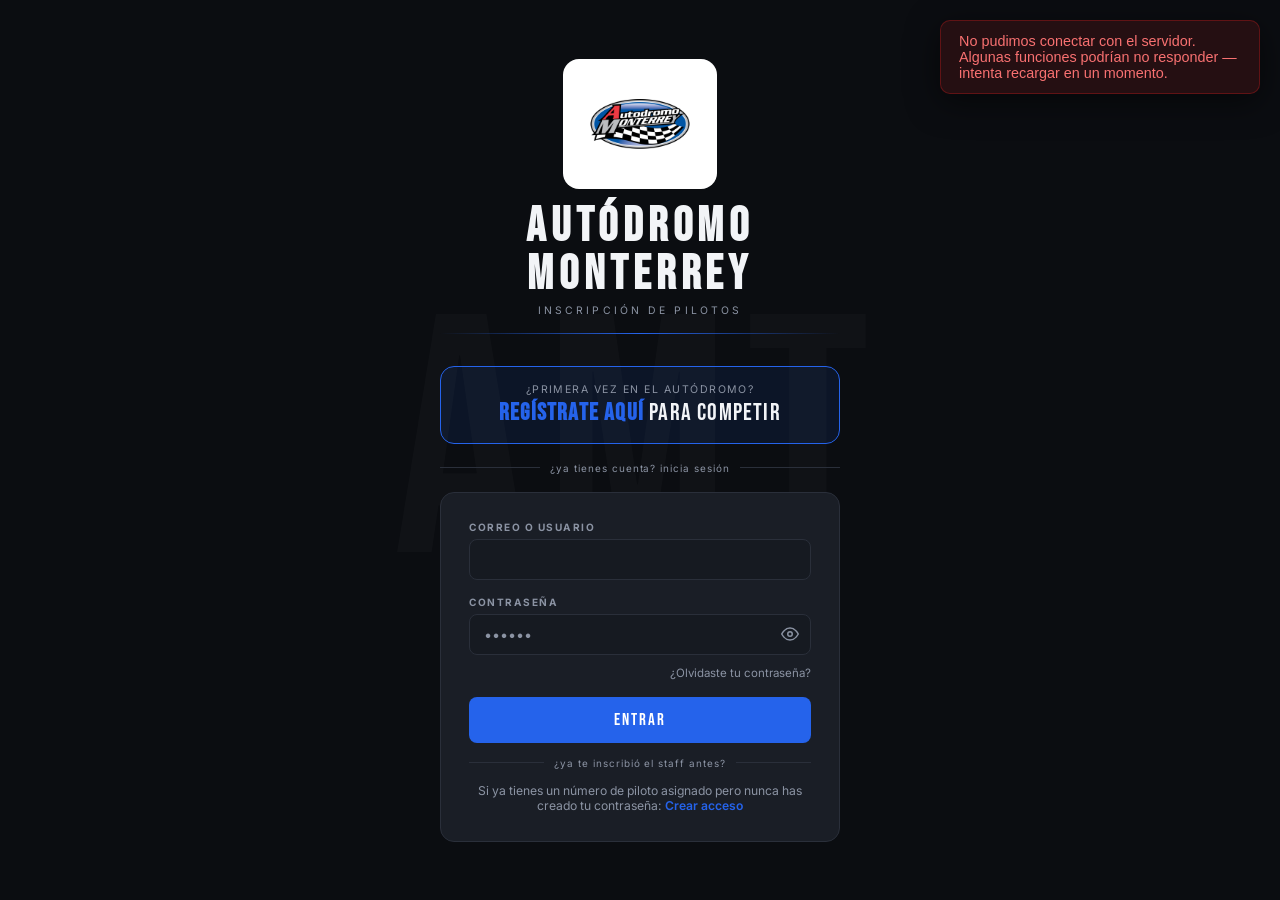
<file: index.html>
<!DOCTYPE html>
<html lang="es">
<head>
  <meta charset="UTF-8" />
  <meta name="viewport" content="width=device-width, initial-scale=1.0" />
  <title>Autódromo Monterrey</title>
  <link rel="preconnect" href="https://fonts.googleapis.com" />
  <link href="https://fonts.googleapis.com/css2?family=Bebas+Neue&family=Barlow:wght@300;400;500;600;700&display=swap" rel="stylesheet" />
  <style>
    * { margin: 0; padding: 0; box-sizing: border-box; }
    body {
      background: #0b0d11;
      color: #f2f4f7;
      font-family: 'Barlow', sans-serif;
      min-height: 100vh;
      display: flex;
      align-items: center;
      justify-content: center;
      background-image: url("data:image/svg+xml,%3Csvg width='6' height='6' viewBox='0 0 6 6' xmlns='http://www.w3.org/2000/svg'%3E%3Cg fill='%23ffffff' fill-opacity='0.025'%3E%3Cpath d='M5 0h1L0 6V5zM6 5v1H5z'/%3E%3C/g%3E%3C/svg%3E");
    }
    .loader { text-align: center; }
    .spinner {
      width: 40px; height: 40px;
      border: 2px solid #2a2f3a;
      border-top-color: #2563eb;
      border-radius: 50%;
      animation: spin 0.8s linear infinite;
      margin: 0 auto 16px;
    }
    @keyframes spin { to { transform: rotate(360deg); } }
    p { font-family: 'Bebas Neue'; letter-spacing: 0.2em; color: #8b93a3; }
  </style>
</head>
<body>
  <div class="loader">
    <div class="spinner"></div>
    <p>Autódromo Monterrey</p>
  </div>
  <script>
    // Redirigir según sesión activa
    const token = localStorage.getItem('autodromo_token');
    let usuario = null;
    try {
      usuario = JSON.parse(localStorage.getItem('autodromo_usuario') || 'null');
    } catch {
      // Datos corruptos en localStorage: se limpian para no quedar atorados aquí.
      localStorage.removeItem('autodromo_token');
      localStorage.removeItem('autodromo_usuario');
    }
    if (token && usuario) {
      window.location.href = './dashboard/';
    } else {
      window.location.href = './Login/';
    }
  </script>
</body>
</html>
</file>
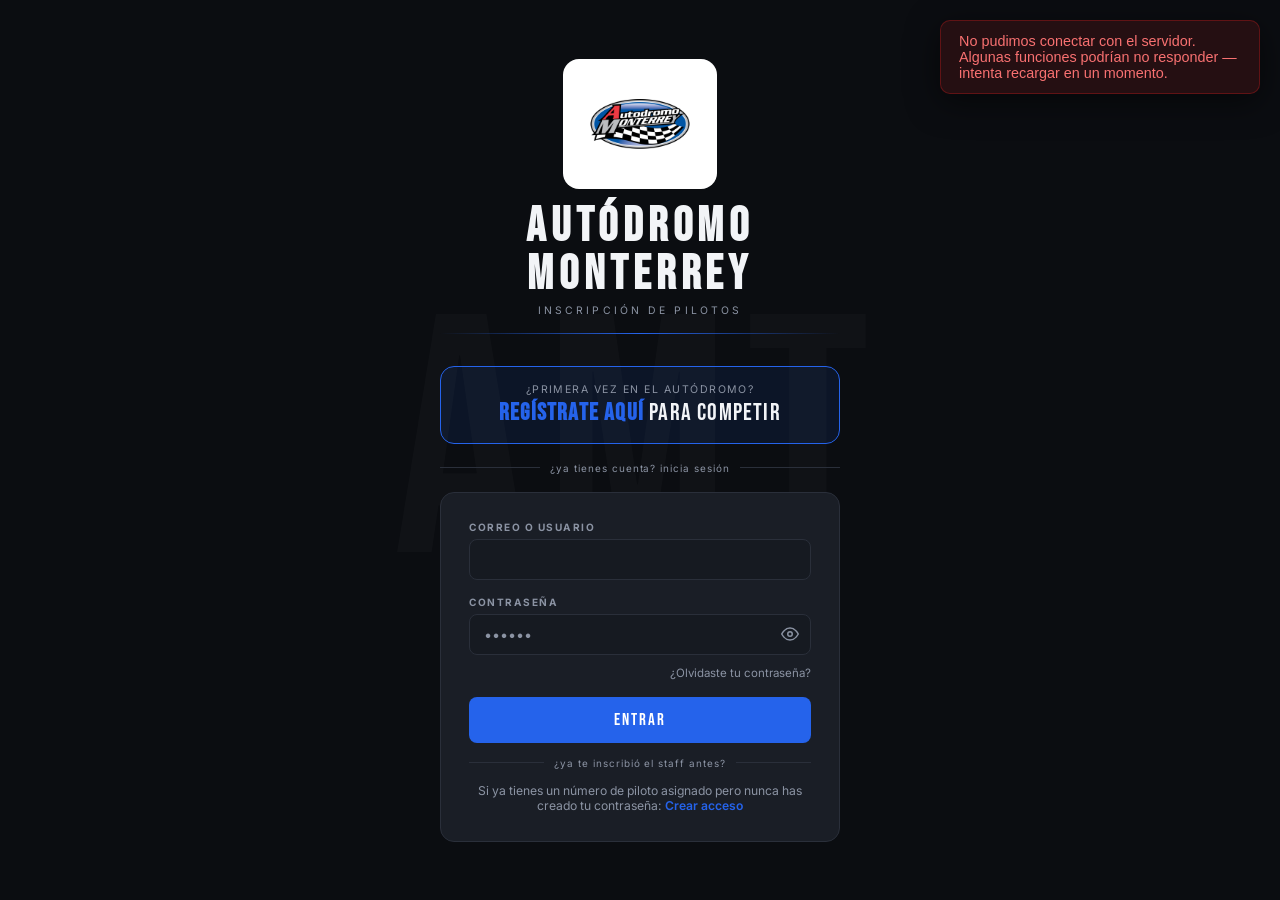
<file: dashboard/index.html>
<!DOCTYPE html>
<html lang="es">
<head>
  <meta charset="UTF-8" />
  <meta name="viewport" content="width=device-width, initial-scale=1.0" />
  <title>Dashboard — Autódromo Monterrey</title>
  <link href="https://fonts.googleapis.com/css2?family=Bebas+Neue&family=Barlow:wght@300;400;500;600;700&display=swap" rel="stylesheet" />
  <link rel="stylesheet" href="dashboard.css" />
</head>
<body>
  <!-- Sidebar -->
  <aside class="sidebar" id="sidebar">
    <div class="sidebar-logo">
      <div class="sidebar-logo-badge"><img src="../assets/logo.png" alt="Autódromo Monterrey" class="sidebar-logo-img" /></div>
    </div>
    <nav class="nav">
      <a href="./"             class="nav-link activo" data-page="dashboard">
        <svg width="16" height="16" viewBox="0 0 24 24" fill="none" stroke="currentColor" stroke-width="2"><rect x="3" y="3" width="7" height="7"/><rect x="14" y="3" width="7" height="7"/><rect x="14" y="14" width="7" height="7"/><rect x="3" y="14" width="7" height="7"/></svg>
        Dashboard
      </a>
      <a href="pilotos.html"           class="nav-link">
        <svg width="16" height="16" viewBox="0 0 24 24" fill="none" stroke="currentColor" stroke-width="2"><path d="M17 21v-2a4 4 0 0 0-4-4H5a4 4 0 0 0-4 4v2"/><circle cx="9" cy="7" r="4"/></svg>
        Pilotos
      </a>
      <a href="campeonatos.html"       class="nav-link">
        <svg width="16" height="16" viewBox="0 0 24 24" fill="none" stroke="currentColor" stroke-width="2"><path d="M4 15s1-1 4-1 5 2 8 2 4-1 4-1V3s-1 1-4 1-5-2-8-2-4 1-4 1z"/><line x1="4" y1="22" x2="4" y2="15"/></svg>
        Campeonatos
      </a>
      <a href="inscripciones.html"     class="nav-link">
        <svg width="16" height="16" viewBox="0 0 24 24" fill="none" stroke="currentColor" stroke-width="2"><path d="M14 2H6a2 2 0 0 0-2 2v16a2 2 0 0 0 2 2h12a2 2 0 0 0 2-2V8z"/><polyline points="14,2 14,8 20,8"/><line x1="16" y1="13" x2="8" y2="13"/><line x1="16" y1="17" x2="8" y2="17"/></svg>
        Inscripciones
      </a>
      <a href="reportes.html"          class="nav-link">
        <svg width="16" height="16" viewBox="0 0 24 24" fill="none" stroke="currentColor" stroke-width="2"><line x1="18" y1="20" x2="18" y2="10"/><line x1="12" y1="20" x2="12" y2="4"/><line x1="6" y1="20" x2="6" y2="14"/></svg>
        Reportes
      </a>
      <a href="resultados.html"        class="nav-link">
        <svg width="16" height="16" viewBox="0 0 24 24" fill="none" stroke="currentColor" stroke-width="2"><circle cx="12" cy="12" r="10"/><polyline points="12,6 12,12 16,14"/></svg>
        Resultados
      </a>
      <a href="formularios.html"        class="nav-link">
        <svg width="16" height="16" viewBox="0 0 24 24" fill="none" stroke="currentColor" stroke-width="2"><path d="M14 2H6a2 2 0 0 0-2 2v16a2 2 0 0 0 2 2h12a2 2 0 0 0 2-2V8z"/><polyline points="14,2 14,8 20,8"/><line x1="16" y1="13" x2="8" y2="13"/><line x1="16" y1="17" x2="8" y2="17"/></svg>
        Formularios
      </a>
      <a href="usuarios.html" class="nav-link solo-admin" style="display:none">
        <svg width="16" height="16" viewBox="0 0 24 24" fill="none" stroke="currentColor" stroke-width="2"><circle cx="12" cy="8" r="4"/><path d="M20 21a8 8 0 1 0-16 0"/></svg>
        Usuarios
      </a>
    </nav>
    <div class="sidebar-footer">
      <div class="usuario-info">
        <div class="usuario-avatar" id="usuarioAvatar"></div>
        <div>
          <div class="usuario-nombre" id="usuarioNombre">—</div>
          <div class="usuario-rol" id="usuarioRol">—</div>
        </div>
      </div>
      <button class="btn-logout" onclick="cerrarSesion()" title="Cerrar sesión">
        <svg width="16" height="16" viewBox="0 0 24 24" fill="none" stroke="currentColor" stroke-width="2"><path d="M9 21H5a2 2 0 0 1-2-2V5a2 2 0 0 1 2-2h4"/><polyline points="16,17 21,12 16,7"/><line x1="21" y1="12" x2="9" y2="12"/></svg>
      </button>
    </div>
  </aside>

  <!-- Main -->
  <main class="main">
    <div class="page-header" style="display:flex;align-items:flex-start;justify-content:space-between;flex-wrap:wrap;gap:12px">
      <div>
        <p class="bienvenida">Bienvenido,</p>
        <h1 class="page-titulo" id="tituloNombre">—</h1>
        <p class="page-sub" id="usuarioRolSub"></p>
      </div>
      <div style="display:flex;gap:8px;align-items:center;flex-wrap:wrap">
        <button class="btn-secundario" style="padding:8px 14px;font-size:0.75rem" onclick="window.location.href='inscripciones.html'">
          Ver inscripciones completas →
        </button>
        <button class="btn-primario" style="padding:8px 14px;font-size:0.75rem" onclick="window.location.href='reportes.html'">
          Corte de caja →
        </button>
      </div>
    </div>

    <!-- Selector de campeonato y etapa -->
    <div class="card" style="margin-bottom:20px;padding:18px 20px">
      <div style="display:grid;grid-template-columns:1fr 1fr;gap:14px;align-items:end">
        <div>
          <label style="display:block;font-size:0.65rem;font-weight:700;letter-spacing:0.12em;text-transform:uppercase;color:#555;margin-bottom:6px">Campeonato</label>
          <select class="select" id="selCampeonato" onchange="onCampChange()" style="width:100%">
            <option value="">Selecciona un campeonato...</option>
          </select>
        </div>
        <div>
          <label style="display:block;font-size:0.65rem;font-weight:700;letter-spacing:0.12em;text-transform:uppercase;color:#555;margin-bottom:6px">Etapa</label>
          <select class="select" id="selEtapa" onchange="onEtapaChange()" style="width:100%">
            <option value="">Todas las etapas</option>
          </select>
        </div>
      </div>
    </div>

    <!-- Estado: nada seleccionado -->
    <div id="estadoVacio" style="text-align:center;padding:48px 20px;color:#555">
      <svg width="48" height="48" viewBox="0 0 24 24" fill="none" stroke="#333" stroke-width="1.5" style="margin-bottom:16px"><path d="M4 15s1-1 4-1 5 2 8 2 4-1 4-1V3s-1 1-4 1-5-2-8-2-4 1-4 1z"/><line x1="4" y1="22" x2="4" y2="15"/></svg>
      <div style="font-family:'Bebas Neue';font-size:1.4rem;letter-spacing:0.1em;color:#444">Selecciona un campeonato</div>
      <div style="font-size:0.82rem;margin-top:6px">Elige arriba para ver los pilotos inscritos</div>
    </div>

    <!-- Contenido del campeonato/etapa -->
    <div id="contenidoPrincipal" style="display:none">

      <!-- Stats -->
      <div class="stats-grid" style="margin-bottom:20px">
        <div class="stat-card">
          <div class="stat-icon azul">
            <svg width="20" height="20" viewBox="0 0 24 24" fill="none" stroke="currentColor" stroke-width="2"><path d="M17 21v-2a4 4 0 0 0-4-4H5a4 4 0 0 0-4 4v2"/><circle cx="9" cy="7" r="4"/></svg>
          </div>
          <div class="stat-numero" id="statInscritos">—</div>
          <div class="stat-label">Inscritos</div>
        </div>
        <div class="stat-card">
          <div class="stat-icon verde">
            <svg width="20" height="20" viewBox="0 0 24 24" fill="none" stroke="currentColor" stroke-width="2"><polyline points="20,6 9,17 4,12"/></svg>
          </div>
          <div class="stat-numero" id="statPagados">—</div>
          <div class="stat-label">Pagados</div>
        </div>
        <div class="stat-card">
          <div class="stat-icon rojo">
            <svg width="20" height="20" viewBox="0 0 24 24" fill="none" stroke="currentColor" stroke-width="2"><circle cx="12" cy="12" r="10"/><line x1="12" y1="8" x2="12" y2="12"/><line x1="12" y1="16" x2="12.01" y2="16"/></svg>
          </div>
          <div class="stat-numero" id="statPendientes">—</div>
          <div class="stat-label">Pendientes</div>
        </div>
        <div class="stat-card" id="cardRecaudado">
          <div class="stat-icon amarillo">
            <svg width="20" height="20" viewBox="0 0 24 24" fill="none" stroke="currentColor" stroke-width="2"><line x1="12" y1="1" x2="12" y2="23"/><path d="M17 5H9.5a3.5 3.5 0 0 0 0 7h5a3.5 3.5 0 0 1 0 7H6"/></svg>
          </div>
          <div class="stat-numero" id="statRecaudado">—</div>
          <div class="stat-label">Recaudado</div>
        </div>
      </div>

      <!-- Filtro de búsqueda -->
      <div style="display:flex;gap:10px;margin-bottom:14px;flex-wrap:wrap;align-items:center">
        <input class="input" type="text" id="inputBuscar" placeholder="Buscar piloto, # o categoría..."
          oninput="filtrar()" style="flex:1;min-width:180px" />
        <select class="select" id="filtroEstatus" onchange="filtrar()" style="width:160px">
          <option value="">Todos los estatus</option>
          <option value="Pagado">Pagados</option>
          <option value="Pendiente">Pendientes</option>
        </select>
        <select class="select" id="filtroCat" onchange="filtrar()" style="width:160px">
          <option value="">Todas las categorías</option>
        </select>
      </div>

      <!-- Tabla de inscritos -->
      <div class="card tabla-card">
        <div class="tabla-wrap">
          <table class="tabla">
            <thead>
              <tr>
                <th>#</th>
                <th>Piloto</th>
                <th>Etapa</th>
                <th>Categoría</th>
                <th>Vehículo</th>
                <th id="thPago">Pago</th>
                <th>Estatus</th>
              </tr>
            </thead>
            <tbody id="tbodyInscritos">
              <tr><td colspan="7" class="td-vacio">Cargando...</td></tr>
            </tbody>
          </table>
        </div>
        <div id="contadorTabla" style="padding:10px 16px;font-size:0.75rem;color:var(--muted);border-top:1px solid var(--borde)"></div>
      </div>
    </div>
  </main>

  <script src="../admin/config.js"></script>
  <script>
    requerirSesion();
    const usuario = obtenerUsuario();
    document.getElementById('usuarioAvatar').textContent = usuario.nombre[0].toUpperCase();
    document.getElementById('usuarioNombre').textContent = usuario.nombre;
    document.getElementById('usuarioRol').textContent    = usuario.rol;
    document.getElementById('tituloNombre').textContent  = usuario.nombre;
    document.getElementById('usuarioRolSub').textContent = ({ admin: 'Administrador', inscripciones: 'Inscripciones', torre: 'Torre de Control' })[usuario.rol] || usuario.rol;
    if (usuario.rol === 'admin') document.querySelectorAll('.solo-admin').forEach(el => el.style.display = 'flex');
    // Cuánto se ha recaudado solo lo ve el admin (staff y torre no ven cifras de caja).
    if (usuario.rol !== 'admin') document.getElementById('cardRecaudado').style.display = 'none';
    // Torre tampoco ve método de pago: se oculta la columna completa.
    const ocultarPago = usuario.rol === 'torre';
    if (ocultarPago) document.getElementById('thPago').style.display = 'none';
    if (usuario.rol === 'torre') {
      document.querySelector('a[href="formularios.html"]').style.display = 'none';
    }

    let todasInscritas = [];
    let campeonatoActual = null;
    let etapaActual = null;

    // ─── Inicializar campeonatos ──────────────────────────────────────────────
    async function init() {
      try {
        const camps = await apiFetch('/campeonatos');
        const sel = document.getElementById('selCampeonato');
        if (camps.length === 0) {
          sel.innerHTML = '<option value="">Sin campeonatos</option>';
          return;
        }
        sel.innerHTML = '<option value="">Selecciona un campeonato...</option>' +
          camps.map(c => `<option value="${c.id}">${esc(c.nombre)}</option>`).join('');
        // Auto-seleccionar el primero
        if (camps.length >= 1) {
          sel.value = camps[0].id;
          await onCampChange();
        }
      } catch (e) { mostrarToast(e.message, 'error'); }
    }

    // ─── Cambio de campeonato → cargar etapas ────────────────────────────────
    async function onCampChange() {
      campeonatoActual = document.getElementById('selCampeonato').value;
      etapaActual = null;
      const selEtapa = document.getElementById('selEtapa');
      selEtapa.innerHTML = '<option value="">Cargando...</option>';
      selEtapa.disabled = true;

      if (!campeonatoActual) {
        selEtapa.innerHTML = '<option value="">Todas las etapas</option>';
        selEtapa.disabled = false;
        document.getElementById('estadoVacio').style.display = 'block';
        document.getElementById('contenidoPrincipal').style.display = 'none';
        return;
      }

      try {
        const etapas = await apiFetch(`/campeonatos/${campeonatoActual}/etapas`);
        selEtapa.innerHTML = '<option value="">Todas las etapas</option>' +
          etapas.map(e => `<option value="${e.id}">Etapa ${e.numero} — ${esc(e.nombre)} (${formatFecha(e.fecha)})</option>`).join('');
        selEtapa.disabled = false;
        // Auto-seleccionar última etapa si sólo hay una
        if (etapas.length === 1) {
          selEtapa.value = etapas[0].id;
          etapaActual = etapas[0].id;
        }
      } catch {
        selEtapa.innerHTML = '<option value="">Todas las etapas</option>';
        selEtapa.disabled = false;
      }
      await cargarInscritos();
    }

    // ─── Cambio de etapa ────────────────────────────────────────────────────
    async function onEtapaChange() {
      etapaActual = document.getElementById('selEtapa').value || null;
      await cargarInscritos();
    }

    // ─── Cargar inscritos del campeonato/etapa ───────────────────────────────
    async function cargarInscritos() {
      if (!campeonatoActual) return;
      document.getElementById('estadoVacio').style.display = 'none';
      document.getElementById('contenidoPrincipal').style.display = 'block';
      document.getElementById('tbodyInscritos').innerHTML =
        '<tr><td colspan="7" class="td-vacio">Cargando...</td></tr>';

      try {
        let url = etapaActual
          ? `/inscripciones?etapa_id=${etapaActual}`
          : `/inscripciones?campeonato_id=${campeonatoActual}`;
        todasInscritas = await apiFetch(url);

        // Actualizar stats
        const pagados    = todasInscritas.filter(i => i.estatus === 'Pagado');
        const pendientes = todasInscritas.filter(i => i.estatus === 'Pendiente');
        // Un monto NULL (no capturado) cuenta al costo de la categoría, igual que el corte de caja; un 0 cuenta como 0.
        const recaudado  = todasInscritas.filter(i => i.pagado_en || i.estatus === 'Pagado').reduce((s, i) => s + (i.monto_pago != null ? parseFloat(i.monto_pago) : (parseFloat(i.costo_categoria) || 0)), 0);
        document.getElementById('statInscritos').textContent  = todasInscritas.length;
        document.getElementById('statPagados').textContent    = pagados.length;
        document.getElementById('statPendientes').textContent = pendientes.length;
        document.getElementById('statRecaudado').textContent  =
          '$' + recaudado.toLocaleString('es-MX', { minimumFractionDigits: 2 });

        // Llenar filtro de categorías
        const cats = [...new Map(todasInscritas.map(i => [i.categoria_id, { id: i.categoria_id, nombre: i.categoria_nombre }])).values()];
        const filtroCat = document.getElementById('filtroCat');
        const catActual = filtroCat.value;
        filtroCat.innerHTML = '<option value="">Todas las categorías</option>' +
          cats.map(c => `<option value="${c.id}">${esc(c.nombre)}</option>`).join('');
        if (catActual) filtroCat.value = catActual;

        filtrar();
      } catch (e) {
        mostrarToast(e.message, 'error');
        document.getElementById('tbodyInscritos').innerHTML =
          '<tr><td colspan="7" class="td-vacio">Error al cargar</td></tr>';
      }
    }

    // ─── Filtrar tabla ───────────────────────────────────────────────────────
    function filtrar() {
      const buscar  = document.getElementById('inputBuscar').value.toLowerCase();
      const estatus = document.getElementById('filtroEstatus').value;
      const catId   = document.getElementById('filtroCat').value;

      const lista = todasInscritas.filter(i => {
        const matchBuscar = !buscar ||
          (i.piloto_nombre || '').toLowerCase().includes(buscar) ||
          String(i.numero_piloto || '').includes(buscar) ||
          (i.categoria_nombre || '').toLowerCase().includes(buscar) ||
          (i.etapa_nombre || '').toLowerCase().includes(buscar);
        const matchEstatus = !estatus || i.estatus === estatus;
        const matchCat = !catId || String(i.categoria_id) === catId;
        return matchBuscar && matchEstatus && matchCat;
      });

      const tbody = document.getElementById('tbodyInscritos');
      if (lista.length === 0) {
        tbody.innerHTML = '<tr><td colspan="7" class="td-vacio">Sin resultados</td></tr>';
        document.getElementById('contadorTabla').textContent = '';
        return;
      }

      // Ordenar: pagados primero, luego por número
      lista.sort((a, b) => {
        if (a.estatus === b.estatus) return (a.numero_piloto || 9999) - (b.numero_piloto || 9999);
        return a.estatus === 'Pagado' ? -1 : 1;
      });

      tbody.innerHTML = lista.map(r => `
        <tr>
          <td><span class="num-piloto">${r.numero_piloto || '—'}</span></td>
          <td>
            <div style="font-weight:600">${esc(r.piloto_nombre)}</div>
            ${r.piloto_telefono ? `<div style="font-size:0.73rem;color:#555">${esc(r.piloto_telefono)}</div>` : ''}
          </td>
          <td style="font-size:0.8rem;color:#888">
            ${r.etapa_nombre ? `<div>Etapa ${r.etapa_numero} — ${esc(r.etapa_nombre)}</div>
            <div style="font-size:0.7rem;color:#555">${formatFecha(r.etapa_fecha)}</div>` : '—'}
          </td>
          <td>
            <span style="display:inline-block;padding:2px 8px;border-radius:4px;font-size:0.7rem;font-weight:700;letter-spacing:0.06em;
              background:${r.categoria_color}22;color:${r.categoria_color};border:1px solid ${r.categoria_color}44">
              ${esc(r.categoria_nombre)}
            </span>
          </td>
          <td style="color:#666;font-size:0.82rem">${esc(r.vehiculo || '—')}</td>
          <td style="font-size:0.78rem${ocultarPago ? ';display:none' : ''}">
            ${r.metodo_pago
              ? `<span style="padding:2px 7px;border-radius:4px;background:${r.metodo_pago==='Efectivo'?'rgba(34,197,94,0.1)':'rgba(99,102,241,0.1)'};color:${r.metodo_pago==='Efectivo'?'#4ade80':'#818cf8'};border:1px solid ${r.metodo_pago==='Efectivo'?'rgba(34,197,94,0.3)':'rgba(99,102,241,0.3)'}">${esc(r.metodo_pago)}</span>`
              : '<span style="color:#555">—</span>'}
          </td>
          <td>${badgeEstatus(r.estatus)}</td>
        </tr>
      `).join('');

      const total = todasInscritas.length;
      document.getElementById('contadorTabla').textContent =
        lista.length === total
          ? `${total} inscripción${total !== 1 ? 'es' : ''}`
          : `Mostrando ${lista.length} de ${total}`;
    }

    init();
  </script>
</body>
</html>
</file>
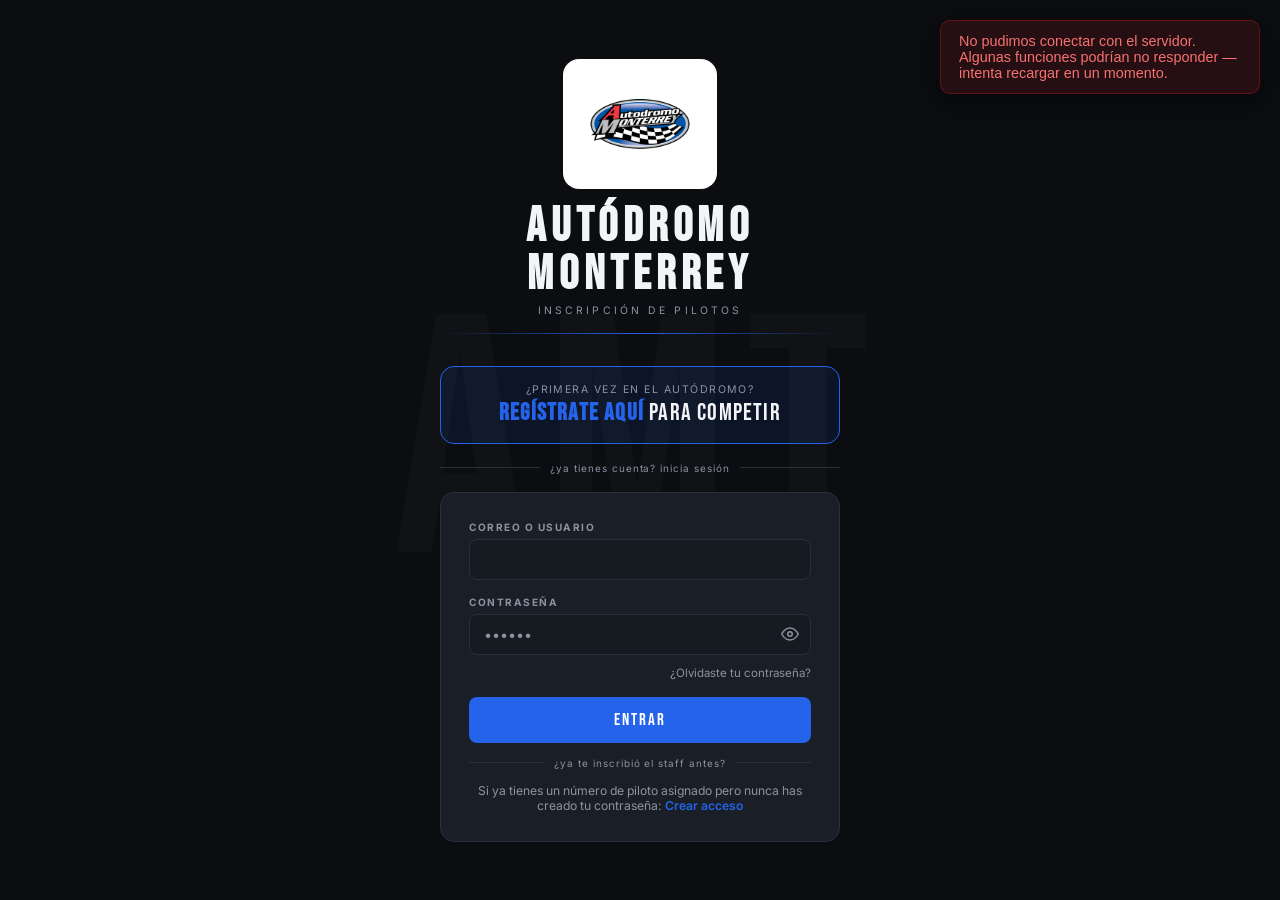
<file: Login/index.html>
<!DOCTYPE html>
<html lang="es">
<head>
  <meta charset="UTF-8" />
  <meta name="viewport" content="width=device-width, initial-scale=1.0" />
  <title>Iniciar Sesión — Autódromo Monterrey</title>
  <link href="https://fonts.googleapis.com/css2?family=Bebas+Neue&family=Inter:wght@300;400;500;600;700&display=swap" rel="stylesheet" />
  <style>
    *, *::before, *::after { margin: 0; padding: 0; box-sizing: border-box; }
    :root {
      --rojo: #2563eb; --rojo-d: #1e40af;
      --oscuro: #0b0d11; --dark: #161a21; --card: #1a1e26; --borde: #2a2f3a; --muted: #8b93a3; --texto: #f2f4f7;
      --verde: #4ade80;
    }
    html { -webkit-font-smoothing: antialiased; }
    body {
      background: var(--oscuro); color: var(--texto);
      font-family: 'Inter', system-ui, sans-serif;
      min-height: 100vh; display: flex; align-items: center; justify-content: center;
      padding: 24px 20px; overflow: hidden; position: relative;
    }

    /* Fondo decorativo */
    body::before {
      content: 'AMT';
      font-family: 'Bebas Neue', sans-serif;
      font-size: clamp(160px, 30vw, 340px);
      color: rgba(255,255,255,0.025);
      position: fixed; top: 50%; left: 50%;
      transform: translate(-50%, -50%);
      pointer-events: none; letter-spacing: 0.05em; line-height: 1;
    }

    .contenedor {
      position: relative; z-index: 1;
      width: 100%; max-width: 400px;
    }

    /* Header */
    .encabezado { text-align: center; margin-bottom: 32px; }
    /* El PNG trae fondo blanco propio — se le da una placa blanca a propósito
       en vez de recortarlo (el recorte deja un sobrante visible en fondo oscuro) */
    .logo {
      display: inline-flex; align-items: center; justify-content: center;
      margin-bottom: 14px; background: #fff; border-radius: 16px; padding: 10px 22px;
    }
    .logo img { width: 110px; height: auto; display: block; }
    .titulo { font-family: 'Bebas Neue'; font-size: clamp(2.4rem, 6vw, 3rem); letter-spacing: 0.12em; line-height: 1; }
    .subtitulo { font-size: 0.65rem; letter-spacing: 0.3em; color: var(--muted); text-transform: uppercase; margin-top: 5px; }
    .linea { height: 1px; margin-top: 16px; background: linear-gradient(to right, transparent, var(--rojo), transparent); }

    /* Card */
    .card {
      background: var(--card); border: 1px solid var(--borde);
      border-radius: 14px; padding: 28px;
    }

    /* Formulario */
    .campo { margin-bottom: 16px; }
    .etiqueta {
      display: block; font-size: 0.63rem; font-weight: 700;
      letter-spacing: 0.15em; text-transform: uppercase; color: var(--muted); margin-bottom: 6px;
    }
    .input-wrap { position: relative; }
    .input {
      width: 100%; padding: 11px 14px;
      background: var(--dark); border: 1px solid var(--borde);
      color: var(--texto); border-radius: 8px;
      font-family: 'Inter', sans-serif; font-size: 0.9rem;
      transition: border-color 0.18s; outline: none;
    }
    .input:focus { border-color: rgba(37,99,235,0.5); }
    .input::placeholder { color: var(--muted); }
    .btn-ver {
      position: absolute; right: 12px; top: 50%; transform: translateY(-50%);
      background: none; border: none; cursor: pointer; color: var(--muted);
      display: flex; align-items: center; padding: 0; transition: color 0.18s;
    }
    .btn-ver:hover { color: var(--texto); }

    /* Botón */
    .btn-primario {
      width: 100%; padding: 13px; background: var(--rojo); border: none; border-radius: 8px;
      color: #fff; font-family: 'Bebas Neue', sans-serif;
      font-size: 1.05rem; letter-spacing: 0.12em;
      cursor: pointer; margin-top: 8px; transition: background 0.18s, transform 0.1s;
      display: flex; align-items: center; justify-content: center; gap: 8px;
    }
    .btn-primario:hover  { background: var(--rojo-d); }
    .btn-primario:active { transform: scale(0.98); }
    .btn-primario:disabled { opacity: 0.5; cursor: not-allowed; }

    /* CTA de registro — prominente, no un link chiquito al pie */
    .cta-registro {
      display: block; text-decoration: none;
      background: rgba(37,99,235,0.1); border: 1.5px solid var(--rojo);
      border-radius: 14px; padding: 16px 20px; margin-bottom: 18px;
      text-align: center; transition: background 0.18s, transform 0.1s;
    }
    .cta-registro:hover { background: rgba(37,99,235,0.18); }
    .cta-registro:active { transform: scale(0.99); }
    .cta-registro .cta-eyebrow { font-size: 0.66rem; letter-spacing: 0.14em; text-transform: uppercase; color: var(--muted); }
    .cta-registro .cta-titulo {
      font-family: 'Bebas Neue', sans-serif; font-size: 1.5rem; letter-spacing: 0.05em;
      color: var(--texto); margin-top: 2px;
    }
    .cta-registro .cta-titulo b { color: var(--rojo); }
    .cta-sep { display: flex; align-items: center; gap: 10px; margin-bottom: 18px; }
    .cta-sep span { flex: 1; height: 1px; background: var(--borde); }
    .cta-sep em { font-size: 0.62rem; font-style: normal; color: var(--muted); letter-spacing: 0.1em; white-space: nowrap; }

    /* Alert */
    .alerta {
      padding: 10px 14px; border-radius: 8px; font-size: 0.82rem;
      margin-bottom: 14px; display: none;
    }
    .alerta.error { background: rgba(220,38,38,0.12); border: 1px solid rgba(220,38,38,0.4); color: #f87171; }
    .alerta.exito { background: rgba(34,197,94,0.12); border: 1px solid rgba(34,197,94,0.4); color: var(--verde); }

    /* Spinner */
    .spinner {
      width: 15px; height: 15px;
      border: 2px solid rgba(255,255,255,0.35); border-top-color: currentColor;
      border-radius: 50%; animation: spin 0.7s linear infinite;
    }
    @keyframes spin { to { transform: rotate(360deg); } }

    /* Pie */
    .pie-sep { display: flex; align-items: center; gap: 10px; margin: 14px 0; }
    .pie-sep span { flex: 1; height: 1px; background: var(--borde); }
    .pie-sep em { font-size: 0.62rem; font-style: normal; color: var(--muted); letter-spacing: 0.1em; }

  </style>
</head>
<body>
  <div class="contenedor">
    <!-- Header -->
    <div class="encabezado">
      <div class="logo">
        <img src="../assets/logo.png" alt="Autódromo Monterrey" />
      </div>
      <h1 class="titulo">Autódromo Monterrey</h1>
      <p class="subtitulo">Inscripción de Pilotos</p>
      <div class="linea"></div>
    </div>

    <!-- CTA registro: primero y grande, la mayoría de quienes llegan aquí son nuevos -->
    <a href="../Registro/" class="cta-registro">
      <div class="cta-eyebrow">¿Primera vez en el Autódromo?</div>
      <div class="cta-titulo"><b>Regístrate aquí</b> para competir</div>
    </a>
    <div class="cta-sep"><span></span><em>¿ya tienes cuenta? inicia sesión</em><span></span></div>

    <!-- Card -->
    <div class="card">
      <div id="alerta" class="alerta"></div>

      <div class="campo">
        <label class="etiqueta" for="identificador">Correo o usuario</label>
        <input class="input" type="text" id="identificador" autocomplete="username" autocapitalize="off" autocorrect="off" spellcheck="false" />
      </div>
      <div class="campo">
        <label class="etiqueta" for="pass">Contraseña</label>
        <div class="input-wrap">
          <input class="input" type="password" id="pass" placeholder="••••••" autocomplete="current-password" style="padding-right:42px" />
          <button type="button" class="btn-ver" id="btnVer" title="Mostrar/ocultar">
            <svg id="iconoOjo" width="18" height="18" viewBox="0 0 24 24" fill="none" stroke="currentColor" stroke-width="2">
              <path d="M1 12s4-8 11-8 11 8 11 8-4 8-11 8-11-8-11-8z"/>
              <circle cx="12" cy="12" r="3"/>
            </svg>
          </button>
        </div>
        <div style="text-align:right;margin-top:6px">
          <a href="recuperar.html" style="font-size:0.72rem;color:var(--muted);text-decoration:none">¿Olvidaste tu contraseña?</a>
        </div>
      </div>
      <button class="btn-primario" id="btnEntrar" onclick="entrar()">
        Entrar
      </button>

      <div id="googleSep" class="pie-sep" style="display:none"><span></span><em>o</em><span></span></div>
      <div id="googleBtnBox" style="display:flex;justify-content:center"></div>

      <div class="pie-sep"><span></span><em>¿ya te inscribió el staff antes?</em><span></span></div>
      <div style="text-align:center;font-size:0.76rem;color:var(--muted)">
        Si ya tienes un número de piloto asignado pero nunca has creado tu contraseña:
        <a href="../piloto/#crear" style="color:var(--rojo);text-decoration:none;font-weight:600"> Crear acceso</a>
      </div>
    </div>
  </div>

  <script src="../admin/config.js"></script>
  <script src="https://accounts.google.com/gsi/client"></script>
  <script>
    // Redirigir si ya hay sesión admin
    if (localStorage.getItem('autodromo_token')) {
      window.location.href = '../dashboard/';
    }

    // Redirigir si ya hay sesión piloto
    if (localStorage.getItem('piloto_token')) {
      window.location.href = '../piloto/';
    }

    // Mostrar/ocultar contraseña
    document.getElementById('btnVer').addEventListener('click', () => {
      const input = document.getElementById('pass');
      const esTexto = input.type === 'text';
      input.type = esTexto ? 'password' : 'text';
      document.getElementById('iconoOjo').style.opacity = esTexto ? '1' : '0.4';
    });

    function mostrarAlerta(msg, tipo = 'error') {
      const el = document.getElementById('alerta');
      el.textContent = msg;
      el.className = `alerta ${tipo}`;
      el.style.display = 'block';
    }

    function ocultarAlerta() {
      document.getElementById('alerta').style.display = 'none';
    }

    // Enter key
    document.addEventListener('keydown', e => {
      if (e.key === 'Enter') entrar();
    });

    // ── Login único: el backend decide si es piloto o personal del sistema ──
    async function entrar() {
      const btn = document.getElementById('btnEntrar');
      if (btn.disabled) return; // evita doble envío si Enter se presiona dos veces rápido

      ocultarAlerta();
      const identificador = document.getElementById('identificador').value.trim();
      const password       = document.getElementById('pass').value;
      if (!identificador || !password) return mostrarAlerta('Ingresa tu correo/usuario y contraseña');

      btn.disabled = true;
      btn.innerHTML = '<div class="spinner"></div> Entrando...';

      try {
        const res  = await fetch(`${API_URL}/auth/login-unico`, {
          method: 'POST',
          headers: { 'Content-Type': 'application/json' },
          body: JSON.stringify({ identificador, password }),
        });
        let data;
        try { data = await res.json(); }
        catch { throw new Error(res.ok ? 'Respuesta inválida del servidor' : `El servidor no respondió correctamente (${res.status}). Intenta de nuevo en unos minutos.`); }
        if (!res.ok) throw new Error(data.error || 'Credenciales incorrectas');

        if (data.tipo === 'piloto') {
          localStorage.setItem('piloto_token', data.token);
          localStorage.setItem('piloto_data', JSON.stringify(data.piloto));
          window.location.href = '../piloto/';
        } else {
          localStorage.setItem('autodromo_token', data.token);
          localStorage.setItem('autodromo_usuario', JSON.stringify(data.usuario));
          window.location.href = '../dashboard/';
        }
      } catch (err) {
        mostrarAlerta(err.message);
        btn.disabled = false;
        btn.textContent = 'Entrar';
      }
    }

    // ── Continuar con Google (solo pilotos con cuenta ya creada) ──
    function inicializarGoogle() {
      if (!GOOGLE_CLIENT_ID || typeof google === 'undefined' || !google.accounts) return;
      google.accounts.id.initialize({ client_id: GOOGLE_CLIENT_ID, callback: manejarRespuestaGoogle });
      google.accounts.id.renderButton(document.getElementById('googleBtnBox'), {
        theme: 'filled_black', size: 'large', shape: 'pill', text: 'continue_with', width: 300,
      });
      document.getElementById('googleSep').style.display = 'flex';
    }

    async function manejarRespuestaGoogle(respuesta) {
      ocultarAlerta();
      try {
        const res = await fetch(`${API_URL}/piloto/login-google`, {
          method: 'POST',
          headers: { 'Content-Type': 'application/json' },
          body: JSON.stringify({ credential: respuesta.credential }),
        });
        let data;
        try { data = await res.json(); }
        catch { throw new Error(res.ok ? 'Respuesta inválida del servidor' : `El servidor no respondió correctamente (${res.status}). Intenta de nuevo en unos minutos.`); }
        if (!res.ok) {
          if (data.requiere_registro) {
            mostrarAlerta('No tienes una cuenta con ese correo de Google todavía. Te llevamos a crear tu acceso...', 'error');
            const email = encodeURIComponent(data.email || '');
            setTimeout(() => { window.location.href = `../piloto/?email=${email}#crear`; }, 1800);
            return;
          }
          throw new Error(data.error || 'No se pudo iniciar sesión con Google');
        }
        localStorage.setItem('piloto_token', data.token);
        localStorage.setItem('piloto_data', JSON.stringify(data.piloto));
        window.location.href = '../piloto/';
      } catch (err) {
        mostrarAlerta(err.message);
      }
    }

    inicializarGoogle();
  </script>
</body>
</html>
</file>
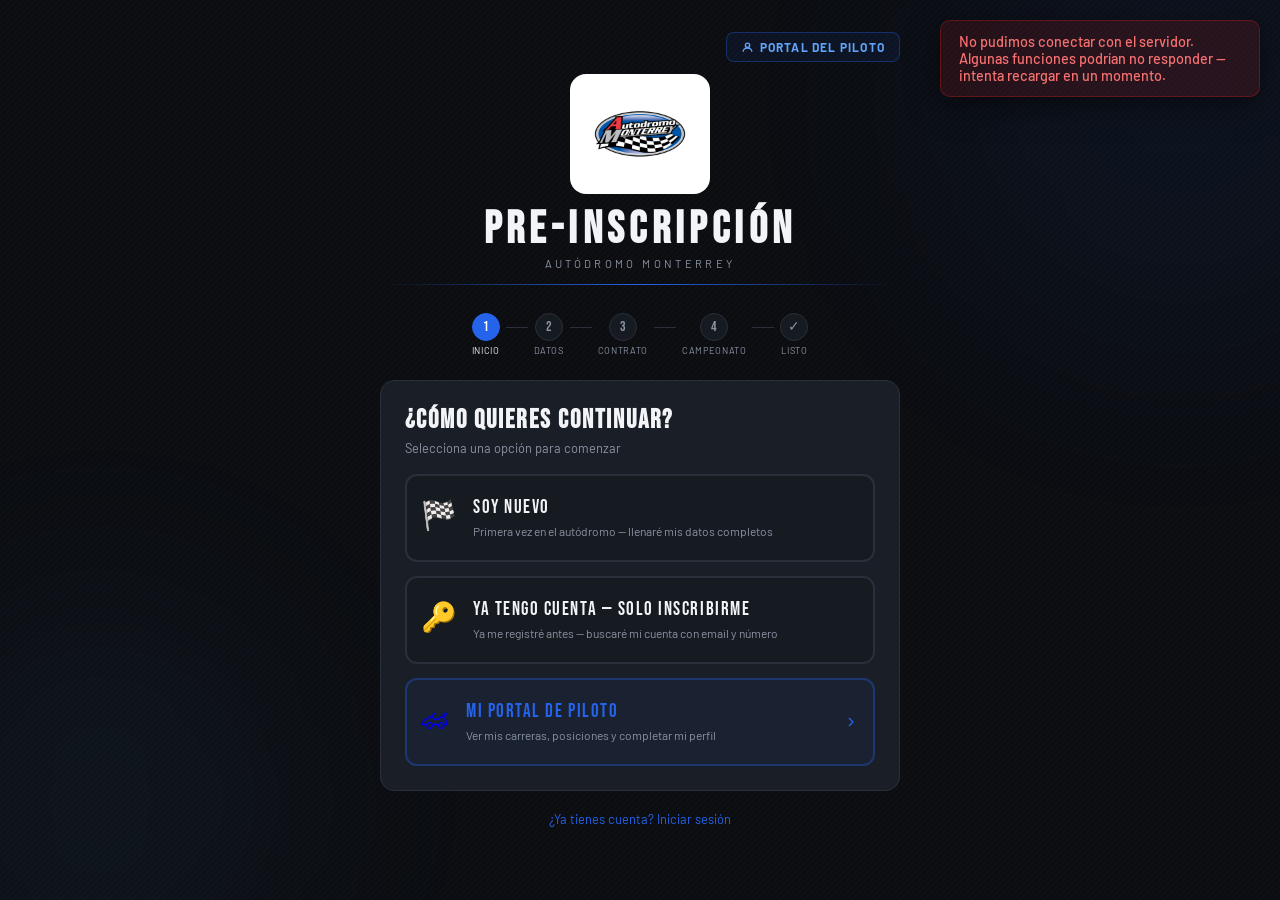
<file: Registro/index.html>
<!DOCTYPE html>
<html lang="es">
<head>
  <meta charset="UTF-8" />
  <meta name="viewport" content="width=device-width, initial-scale=1.0" />
  <title>Pre-inscripción — Autódromo Monterrey</title>
  <link href="https://fonts.googleapis.com/css2?family=Bebas+Neue&family=Barlow:wght@300;400;500;600;700&display=swap" rel="stylesheet" />
  <style>
    *,*::before,*::after{margin:0;padding:0;box-sizing:border-box}
    :root{--rojo:#2563eb;--oscuro:#0b0d11;--dark:#161a21;--card:#1a1e26;--borde:#2a2f3a;--muted:#8b93a3;--texto:#f2f4f7;--verde:#4ade80}
    body{background:var(--oscuro);color:var(--texto);font-family:'Barlow',sans-serif;min-height:100vh;background-image:url("data:image/svg+xml,%3Csvg width='6' height='6' viewBox='0 0 6 6' xmlns='http://www.w3.org/2000/svg'%3E%3Cg fill='%23ffffff' fill-opacity='0.025'%3E%3Cpath d='M5 0h1L0 6V5zM6 5v1H5z'/%3E%3C/g%3E%3C/svg%3E")}
    .blob{position:fixed;border-radius:50%;filter:blur(100px);pointer-events:none;z-index:0}
    .b1{width:500px;height:500px;background:rgba(37,99,235,0.06);top:-150px;right:-150px}
    .b2{width:400px;height:400px;background:rgba(96,165,250,0.05);bottom:-100px;left:-100px}
    .wrap{position:relative;z-index:1;max-width:560px;margin:0 auto;padding:32px 20px 60px}
    .head{text-align:center;margin-bottom:28px}
    /* El PNG trae fondo blanco propio — se le da una placa blanca a propósito
       en vez de recortarlo (el recorte deja un sobrante visible en fondo oscuro) */
    .logo{display:inline-flex;align-items:center;justify-content:center;margin-bottom:14px;background:#fff;border-radius:16px;padding:10px 20px}
    .logo img{width:100px;height:auto;display:block}
    h1{font-family:'Bebas Neue';font-size:2.8rem;letter-spacing:0.12em;line-height:1}
    .sub{font-size:0.7rem;letter-spacing:0.3em;color:var(--muted);text-transform:uppercase;margin-top:4px}
    .line{height:1px;margin-top:14px;background:linear-gradient(to right,transparent,var(--rojo),transparent)}
    /* Stepper */
    .stepper{display:flex;align-items:flex-start;justify-content:center;gap:6px;margin-bottom:24px}
    .sw{text-align:center}
    .sd{width:28px;height:28px;border-radius:50%;display:flex;align-items:center;justify-content:center;font-family:'Bebas Neue';font-size:0.9rem;background:var(--dark);color:var(--muted);border:1px solid var(--borde);margin:0 auto 4px;transition:all 0.2s}
    .sd.on{background:var(--rojo);color:#fff;border-color:var(--rojo)}
    .sd.done{background:var(--verde);color:#fff;border-color:var(--verde)}
    .sl{font-size:0.58rem;color:var(--muted);text-transform:uppercase;letter-spacing:0.07em}
    .sl.on{color:var(--texto)}
    .sline{width:22px;height:1px;background:var(--borde);margin-top:14px}
    /* Card */
    .card{background:var(--card);border:1px solid var(--borde);border-radius:14px;padding:24px}
    .sec{font-family:'Bebas Neue';font-size:0.95rem;letter-spacing:0.15em;color:var(--rojo);margin:16px 0 10px;border-bottom:1px solid var(--borde);padding-bottom:6px}
    /* Inputs */
    .f{margin-bottom:12px}
    .lbl{display:block;font-size:0.65rem;font-weight:700;letter-spacing:0.12em;text-transform:uppercase;color:var(--muted);margin-bottom:5px}
    .inp,.sel{width:100%;padding:10px 14px;background:var(--dark);border:1px solid var(--borde);color:var(--texto);border-radius:8px;font-family:'Barlow',sans-serif;font-size:0.92rem;outline:none;transition:border-color 0.18s}
    .inp:focus,.sel:focus{border-color:var(--rojo)}
    .inp::placeholder{color:var(--muted)}
    .sel option{background:var(--card)}
    .req{color:var(--rojo)}
    .hint{font-size:0.72rem;color:var(--muted);margin-top:3px}
    .g2{display:grid;grid-template-columns:1fr 1fr;gap:12px}
    .g3{display:grid;grid-template-columns:repeat(3,1fr);gap:8px}
    /* Alert */
    .alert{padding:10px 14px;border-radius:8px;font-size:0.85rem;margin-bottom:14px;display:none;background:rgba(220,38,38,0.12);border:1px solid rgba(220,38,38,0.4);color:#f87171}
    /* Buttons */
    .btn{width:100%;padding:13px;background:var(--rojo);border:none;border-radius:8px;color:#fff;font-family:'Barlow',sans-serif;font-size:0.85rem;font-weight:700;letter-spacing:0.12em;text-transform:uppercase;cursor:pointer;margin-top:16px;display:flex;align-items:center;justify-content:center;gap:8px;transition:background 0.2s}
    .btn:hover{background:#1e40af}
    .btn:disabled{opacity:0.5;cursor:not-allowed}
    .btn2{width:100%;padding:11px;background:none;border:1px solid var(--borde);border-radius:8px;color:var(--muted);font-family:'Barlow',sans-serif;font-size:0.78rem;font-weight:700;letter-spacing:0.1em;text-transform:uppercase;cursor:pointer;margin-top:8px;transition:all 0.18s}
    .btn2:hover{border-color:var(--muted);color:var(--texto)}
    /* Opciones inicio */
    .opt-grid{display:grid;grid-template-columns:1fr 1fr;gap:14px;margin-top:8px}
    .opt-card{background:var(--dark);border:2px solid var(--borde);border-radius:12px;padding:20px 14px;text-align:center;cursor:pointer;transition:all 0.2s}
    .opt-card:hover{border-color:var(--rojo);background:rgba(37,99,235,0.06)}
    .opt-icon{font-size:2rem;margin-bottom:8px}
    .opt-titulo{font-family:'Bebas Neue';font-size:1.2rem;letter-spacing:0.08em;margin-bottom:4px}
    .opt-desc{font-size:0.75rem;color:var(--muted);line-height:1.4}
    /* Piloto encontrado */
    .piloto-box{background:rgba(34,197,94,0.1);border:1px solid rgba(34,197,94,0.3);border-radius:10px;padding:14px;margin-bottom:14px}
    /* Cat buttons */
    .cat-btn{padding:10px 6px;border-radius:8px;font-family:'Barlow',sans-serif;font-size:0.72rem;font-weight:700;letter-spacing:0.07em;text-transform:uppercase;cursor:pointer;border:1px solid var(--borde);background:var(--dark);color:var(--muted);transition:all 0.18s;text-align:center;width:100%}
    /* Confirm */
    .check-circle{width:72px;height:72px;border-radius:50%;background:rgba(34,197,94,0.15);border:2px solid rgba(34,197,94,0.4);display:flex;align-items:center;justify-content:center;margin:0 auto 16px}
    .num-big{font-family:'Bebas Neue';font-size:4rem;color:var(--rojo);line-height:1}
    .dato{display:flex;justify-content:space-between;padding:8px 0;border-bottom:1px solid var(--borde);font-size:0.85rem}
    .dato:last-child{border-bottom:none}
    .dk{color:var(--muted)}
    .aviso{background:rgba(37,99,235,0.1);border:1px solid rgba(37,99,235,0.3);border-radius:10px;padding:14px;margin-top:16px;font-size:0.82rem;color:#60a5fa;text-align:center;line-height:1.6}
    .aviso-amarillo{background:rgba(245,158,11,0.12);border:1px solid rgba(245,158,11,0.4);border-radius:10px;padding:14px;font-size:0.82rem;color:#fbbf24;line-height:1.6;margin-bottom:14px}
    .spinner{width:16px;height:16px;border:2px solid rgba(255,255,255,0.15);border-top-color:currentColor;border-radius:50%;animation:spin 0.7s linear infinite}
    @keyframes spin{to{transform:rotate(360deg)}}
    .pie{text-align:center;margin-top:20px;font-size:0.8rem;color:var(--muted)}
    .pie a{color:var(--rojo);text-decoration:none}
    /* Contrato */
    .contrato-texto{background:var(--dark);border:1px solid var(--borde);border-radius:8px;padding:14px;font-size:0.78rem;color:var(--muted);line-height:1.7;max-height:220px;overflow-y:auto;margin-bottom:14px}
    .contrato-texto h4{color:var(--texto);font-size:0.82rem;letter-spacing:0.1em;text-transform:uppercase;margin-bottom:8px}
    .check-row{display:flex;align-items:flex-start;gap:10px;cursor:pointer;margin-bottom:6px}
    .check-row input[type=checkbox]{width:16px;height:16px;flex-shrink:0;margin-top:2px;accent-color:var(--rojo);cursor:pointer}
    .check-row span{font-size:0.82rem;color:var(--texto);line-height:1.5}
  </style>
</head>
<body>
<div class="blob b1"></div>
<div class="blob b2"></div>
<div class="wrap">

  <!-- Header -->
  <div style="text-align:right;margin-bottom:12px">
    <a href="../piloto/" style="display:inline-flex;align-items:center;gap:6px;padding:7px 14px;border:1px solid rgba(37,99,235,0.35);border-radius:8px;color:#60a5fa;font-size:0.75rem;font-weight:700;letter-spacing:0.1em;text-transform:uppercase;text-decoration:none;background:rgba(37,99,235,0.08);transition:background 0.18s">
      <svg width="13" height="13" viewBox="0 0 24 24" fill="none" stroke="currentColor" stroke-width="2.5"><circle cx="12" cy="8" r="4"/><path d="M4 20c0-4 3.6-7 8-7s8 3 8 7"/></svg>
      Portal del piloto
    </a>
  </div>
  <div class="head">
    <div class="logo"><img src="../assets/logo.png" alt="Autódromo Monterrey" /></div>
    <h1>Pre-inscripción</h1>
    <p class="sub">Autódromo Monterrey</p>
    <div class="line"></div>
  </div>

  <!-- Stepper -->
  <div class="stepper">
    <div class="sw"><div class="sd on" id="d1">1</div><div class="sl on" id="l1">Inicio</div></div>
    <div class="sline"></div>
    <div class="sw"><div class="sd" id="d2">2</div><div class="sl" id="l2">Datos</div></div>
    <div class="sline"></div>
    <div class="sw"><div class="sd" id="d3">3</div><div class="sl" id="l3">Contrato</div></div>
    <div class="sline"></div>
    <div class="sw"><div class="sd" id="d4">4</div><div class="sl" id="l4">Campeonato</div></div>
    <div class="sline"></div>
    <div class="sw"><div class="sd" id="d5">✓</div><div class="sl" id="l5">Listo</div></div>
  </div>

  <!-- ═══ PASO 0: Elegir modo ═══ -->
  <div id="p0">
    <div class="card">
      <h2 style="font-family:'Bebas Neue';font-size:1.6rem;letter-spacing:0.08em;margin-bottom:4px">¿Cómo quieres continuar?</h2>
      <p style="font-size:0.8rem;color:var(--muted);margin-bottom:18px">Selecciona una opción para comenzar</p>
      <div class="opt-grid" style="grid-template-columns:1fr">
        <div class="opt-card" onclick="elegir('nuevo')" style="display:flex;align-items:center;gap:16px;text-align:left">
          <div class="opt-icon" style="font-size:1.8rem;flex-shrink:0">🏁</div>
          <div>
            <div class="opt-titulo">Soy Nuevo</div>
            <div class="opt-desc">Primera vez en el autódromo — llenaré mis datos completos</div>
          </div>
        </div>
        <div class="opt-card" onclick="elegir('existente')" style="display:flex;align-items:center;gap:16px;text-align:left">
          <div class="opt-icon" style="font-size:1.8rem;flex-shrink:0">🔑</div>
          <div>
            <div class="opt-titulo">Ya Tengo Cuenta — Solo Inscribirme</div>
            <div class="opt-desc">Ya me registré antes — buscaré mi cuenta con email y número</div>
          </div>
        </div>
        <a href="../piloto/" class="opt-card" style="display:flex;align-items:center;gap:16px;text-align:left;text-decoration:none;border-color:rgba(37,99,235,0.35);background:rgba(37,99,235,0.05)">
          <div class="opt-icon" style="font-size:1.8rem;flex-shrink:0">🏎</div>
          <div>
            <div class="opt-titulo" style="color:var(--rojo)">Mi Portal de Piloto</div>
            <div class="opt-desc">Ver mis carreras, posiciones y completar mi perfil</div>
          </div>
          <svg width="16" height="16" viewBox="0 0 24 24" fill="none" stroke="#2563eb" stroke-width="2" style="margin-left:auto;flex-shrink:0"><polyline points="9,18 15,12 9,6"/></svg>
        </a>
      </div>
    </div>
  </div>

  <!-- ═══ PASO 0b: Buscar por email + número ═══ -->
  <div id="p0b" style="display:none">
    <div class="card">
      <h2 style="font-family:'Bebas Neue';font-size:1.6rem;letter-spacing:0.08em;margin-bottom:4px">Verificar mi Cuenta</h2>
      <p style="font-size:0.8rem;color:var(--muted);margin-bottom:16px">Ingresa tu email y número de piloto para continuar</p>
      <div id="a0b" class="alert"></div>
      <div class="g2" style="margin-bottom:10px">
        <div class="f">
          <label class="lbl">Email <span class="req">*</span></label>
          <input class="inp" type="email" id="emailBuscar" placeholder="tucorreo@email.com" onkeydown="if(event.key==='Enter')buscar()" autocapitalize="off" autocorrect="off" spellcheck="false" />
        </div>
        <div class="f">
          <label class="lbl">Número de Piloto <span class="req">*</span></label>
          <input class="inp" type="number" id="numeroBuscar" placeholder="Ej: 42" min="1" max="9999" onkeydown="if(event.key==='Enter')buscar()" />
        </div>
      </div>
      <button id="btnBuscar" onclick="buscar()" style="width:100%;padding:11px;background:var(--rojo);border:none;border-radius:8px;color:#fff;cursor:pointer;font-family:'Barlow',sans-serif;font-size:0.82rem;font-weight:700;text-transform:uppercase;letter-spacing:0.1em;display:flex;align-items:center;justify-content:center;gap:8px;transition:background 0.18s" onmouseover="this.style.background='#1e40af'" onmouseout="this.style.background='var(--rojo)'"
        <svg width="14" height="14" viewBox="0 0 24 24" fill="none" stroke="currentColor" stroke-width="2.5"><circle cx="11" cy="11" r="8"/><line x1="21" y1="21" x2="16.65" y2="16.65"/></svg>
        Verificar datos
      </button>
      <div id="pilotoBox" style="display:none;margin-top:14px">
        <div class="piloto-box" style="display:flex;align-items:center;justify-content:space-between;flex-wrap:wrap;gap:10px">
          <div>
            <div style="font-size:0.65rem;font-weight:700;letter-spacing:0.12em;text-transform:uppercase;color:var(--verde);margin-bottom:4px">✓ Piloto verificado</div>
            <div id="pilotoNombre" style="font-weight:700;font-size:1.05rem"></div>
            <div id="pilotoDatos" style="font-size:0.78rem;color:var(--muted);margin-top:2px"></div>
          </div>
          <a href="../piloto/" style="display:inline-flex;align-items:center;gap:6px;padding:8px 14px;background:rgba(37,99,235,0.12);border:1px solid rgba(37,99,235,0.4);border-radius:8px;color:#60a5fa;font-size:0.72rem;font-weight:700;letter-spacing:0.1em;text-transform:uppercase;text-decoration:none;flex-shrink:0">
            <svg width="12" height="12" viewBox="0 0 24 24" fill="none" stroke="currentColor" stroke-width="2.5"><polyline points="9,18 15,12 9,6"/></svg>
            Mi portal
          </a>
        </div>

        <!-- ── Actualizar perfil: requiere iniciar sesión en el portal ── -->
        <div id="perfilSection" style="margin-top:10px;padding:14px 16px;border:1px solid var(--borde);border-radius:10px;background:var(--dark);font-size:0.78rem;color:var(--muted)">
          ¿Necesitas actualizar tu teléfono, dirección, contacto de emergencia o datos médicos?
          Inicia sesión en <a href="../piloto/" style="color:var(--rojo);font-weight:700">Mi portal</a> para editarlos de forma segura.
        </div>

        <button class="btn" onclick="irContrato()" style="margin-top:10px">Continuar — elegir etapa y categoría <svg width="14" height="14" viewBox="0 0 24 24" fill="none" stroke="currentColor" stroke-width="2.5"><polyline points="9,18 15,12 9,6"/></svg></button>
      </div>
      <div class="aviso-amarillo" style="margin-top:12px;display:block">
        ¿No recuerdas tu número de piloto? Pregunta en la ventanilla de inscripciones o selecciona <strong>"Soy Nuevo"</strong> si aún no tienes uno.
      </div>
      <button class="btn2" onclick="volver0()">← Volver</button>
    </div>
  </div>

  <!-- ═══ PASO 2: Datos nuevos ═══ -->
  <div id="p2" style="display:none">
    <div class="card">
      <h2 style="font-family:'Bebas Neue';font-size:1.6rem;letter-spacing:0.08em;margin-bottom:4px">Tus Datos Personales</h2>
      <p style="font-size:0.8rem;color:var(--muted);margin-bottom:16px">Campos con <span class="req">*</span> son obligatorios</p>
      <div id="a2" class="alert"></div>

      <div class="sec">Nombre</div>
      <div class="g2">
        <div class="f"><label class="lbl">Apellido Paterno <span class="req">*</span></label><input class="inp" id="pAPaterno" placeholder="Ej: García" /></div>
        <div class="f"><label class="lbl">Apellido Materno</label><input class="inp" id="pAMaterno" placeholder="Ej: López" /></div>
      </div>
      <div class="f"><label class="lbl">Nombre(s) <span class="req">*</span></label><input class="inp" id="pNombres" placeholder="Ej: Juan Carlos" /></div>

      <div class="sec">Contacto</div>
      <div class="g2">
        <div class="f"><label class="lbl">Teléfono <span class="req">*</span></label><input class="inp" id="pTel" type="tel" inputmode="numeric" maxlength="10" placeholder="8112345678" /></div>
        <div class="f"><label class="lbl">Tipo de Sangre <span class="req">*</span></label>
          <select class="sel" id="pSangre">
            <option value="">Selecciona...</option>
            <option>O+</option><option>O-</option><option>A+</option><option>A-</option>
            <option>B+</option><option>B-</option><option>AB+</option><option>AB-</option>
          </select>
        </div>
        <div class="f"><label class="lbl">Email</label><input class="inp" id="pEmail" placeholder="correo@ejemplo.com" type="email" autocapitalize="off" autocorrect="off" spellcheck="false" /><div class="hint">Recomendado para futuras inscripciones</div></div>
        <div class="f"><label class="lbl">Fecha de Nacimiento</label><input class="inp" id="pNac" type="date" /></div>
      </div>

      <div class="sec">Dirección</div>
      <div class="g2">
        <div class="f"><label class="lbl">Ciudad</label><input class="inp" id="pCiudad" value="Monterrey" /></div>
        <div class="f"><label class="lbl">Estado</label><input class="inp" id="pEstado" value="Nuevo León" /></div>
        <div class="f" style="grid-column:span 2"><label class="lbl">Nacionalidad</label>
          <select class="sel" id="pNac2"><option>Mexicana</option><option>Estadounidense</option><option>Canadiense</option><option>Brasileña</option><option>Argentina</option><option>Otra</option></select>
        </div>
      </div>

      <div class="sec">Contacto de Emergencia</div>
      <div class="g2">
        <div class="f"><label class="lbl">Nombre <span class="req">*</span></label><input class="inp" id="pEmerg" placeholder="Nombre del familiar" /></div>
        <div class="f"><label class="lbl">Teléfono <span class="req">*</span></label><input class="inp" id="pTelEmerg" type="tel" inputmode="numeric" maxlength="10" placeholder="8100000000" /></div>
      </div>

      <button class="btn" onclick="irContrato()">Continuar <svg width="14" height="14" viewBox="0 0 24 24" fill="none" stroke="currentColor" stroke-width="2.5"><polyline points="9,18 15,12 9,6"/></svg></button>
      <button class="btn2" onclick="volver0()">← Volver</button>
    </div>
  </div>

  <!-- ═══ PASO 3: Contrato anual ═══ -->
  <div id="p3" style="display:none">
    <div class="card">
      <h2 style="font-family:'Bebas Neue';font-size:1.6rem;letter-spacing:0.08em;margin-bottom:4px">Contrato Anual Autódromo Monterrey</h2>
      <p style="font-size:0.8rem;color:var(--muted);margin-bottom:16px">Requerido una vez por año para participar en los campeonatos</p>
      <div id="a3" class="alert"></div>

      <div id="contratoYaFirmado" style="display:none" class="aviso" style="background:rgba(34,197,94,0.12);border-color:rgba(34,197,94,0.4);color:#4ade80;margin-bottom:14px">
        ✓ Ya tienes el contrato firmado para este año. Puedes continuar.
      </div>

      <div id="contratoFormulario">
        <div class="contrato-texto">
          <h4>Aviso de Privacidad y Contrato de Participación</h4>
          <p>Con el objeto de poder atender sus necesidades y brindarle un mejor servicio, <strong>Autódromo Monterrey</strong> utilizará sus datos personales aquí recabados para proveer nuestra actividad de sancionar, regular y promover el automovilismo deportivo en sus diferentes especialidades, de conformidad con los lineamientos establecidos por el propio Autódromo Monterrey y sus Comisiones Nacionales.</p>
          <p style="margin-top:8px">El solicitante acepta conocer el <strong>Código Deportivo de Autódromo Monterrey</strong> y Reglamentos de las Comisiones Nacionales y se compromete a cumplirlos y respetarlos en todo momento.</p>
          <p style="margin-top:8px">Los únicos datos considerados como sensibles son los relativos a su grupo sanguíneo y alergias, para el caso de su atención médica en caso de accidente debido al riesgo que implica la participación en eventos de automovilismo deportivo.</p>
          <p style="margin-top:8px"><strong>EL SOLICITANTE SE OBLIGA A PRESENTAR SU RECLAMACIÓN CORRESPONDIENTE AL SIGUIENTE DÍA HÁBIL DE OCURRIDO EL INCIDENTE.</strong></p>
        </div>

        <label class="check-row">
          <input type="checkbox" id="chkContrato1" onchange="verificarChecks()" />
          <span>He leído y acepto el Código Deportivo de Autódromo Monterrey y los Reglamentos de las Comisiones Nacionales, y me comprometo a cumplirlos.</span>
        </label>
        <label class="check-row" style="margin-top:8px">
          <input type="checkbox" id="chkContrato2" onchange="verificarChecks()" />
          <span>Autorizo el tratamiento de mis datos personales para los fines expresamente indicados en el Aviso de Privacidad.</span>
        </label>
        <label class="check-row" style="margin-top:8px">
          <input type="checkbox" id="chkContrato3" onchange="verificarChecks()" />
          <span>Entiendo que debo presentarme a la ventanilla de inscripciones el día del evento con mi licencia deportiva vigente o en trámite.</span>
        </label>
      </div>

      <button class="btn" id="btnFirmar" onclick="firmarContrato()" disabled>
        <svg width="14" height="14" viewBox="0 0 24 24" fill="none" stroke="currentColor" stroke-width="2"><polyline points="20,6 9,17 4,12"/></svg>
        Firmar y Continuar
      </button>
      <button class="btn2" onclick="volverDatos()">← Volver</button>
    </div>
  </div>

  <!-- ═══ PASO 4: Campeonato ═══ -->
  <div id="p4" style="display:none">
    <div class="card">
      <h2 style="font-family:'Bebas Neue';font-size:1.6rem;letter-spacing:0.08em;margin-bottom:4px">Datos del Campeonato</h2>
      <p style="font-size:0.8rem;color:var(--muted);margin-bottom:16px">Selecciona tu categoría y número de piloto</p>
      <div id="a4" class="alert"></div>

      <div class="f">
        <label class="lbl">Campeonato <span class="req">*</span></label>
        <select class="sel" id="iCampeonato" onchange="onCampeonatoChange()">
          <option value="">Selecciona el campeonato...</option>
        </select>
      </div>

      <div class="f" style="margin-top:12px">
        <label class="lbl">Etapa <span class="req">*</span></label>
        <select class="sel" id="iEtapa" onchange="onEtapaChange()">
          <option value="">Selecciona el campeonato primero...</option>
        </select>
        <div class="hint">Selecciona la carrera en la que participarás</div>
      </div>

      <!-- Imágenes que el admin asignó a este campeonato/etapa (promos, reglamento, mapa…) -->
      <div id="galeriaRegistro" style="display:none;margin-top:14px"></div>

      <div class="f" style="margin-top:14px">
        <label class="lbl">Categoría(s) <span class="req">*</span> <span style="font-weight:400;text-transform:none">— puedes elegir varias</span></label>
        <div class="g3" id="catGrid" style="margin-top:6px">
          <div style="grid-column:span 3;color:var(--muted);font-size:0.8rem;text-align:center;padding:12px">Selecciona un campeonato primero</div>
        </div>
      </div>

      <div class="f" style="margin-top:14px">
        <label class="lbl">Número de Piloto <span class="req">*</span></label>
        <input class="inp" type="number" id="iNum" min="1" max="9999" placeholder="Ej: 42" />
        <div class="hint">Tu número permanente — único en el sistema</div>
      </div>

      <div class="sec">Vehículo / Kart</div>
      <div class="g2">
        <div class="f"><label class="lbl">Marca <span class="req">*</span></label>
          <select class="sel" id="iMarca"></select>
          <input class="inp" id="iMarca_otra" placeholder="Escribe la marca" style="display:none;margin-top:6px" />
        </div>
        <div class="f"><label class="lbl">Año</label><input class="inp" type="number" id="iAnio" min="1990" max="2030" placeholder="Ej: 2022" /></div>
        <div class="f"><label class="lbl">Modelo</label><input class="inp" id="iModelo" placeholder="Ej: Rookie EVO" /></div>
        <div class="f"><label class="lbl">Color</label><input class="inp" id="iColor" placeholder="Ej: Rojo/Blanco" /></div>
        <div class="f" style="grid-column:span 2"><label class="lbl">Apodo / Referencia</label><input class="inp" id="iApodo" placeholder='Ej: "El Toro" (opcional)' /></div>
      </div>

      <button class="btn" id="btnEnviar" onclick="enviar()">Enviar Pre-inscripción</button>
      <button class="btn2" onclick="volverContrato()">← Volver</button>
    </div>
  </div>

  <!-- ═══ PASO 5: Confirmación ═══ -->
  <div id="p5" style="display:none">
    <div class="card" style="text-align:center">
      <div class="check-circle"><svg width="34" height="34" viewBox="0 0 24 24" fill="none" stroke="#4ade80" stroke-width="2.5"><polyline points="20,6 9,17 4,12"/></svg></div>
      <h2 style="font-family:'Bebas Neue';font-size:2.2rem;color:var(--verde);letter-spacing:0.1em;margin-bottom:4px">¡Pre-inscripción Exitosa!</h2>
      <p style="color:var(--muted);font-size:0.85rem;margin-bottom:16px">Guarda esta info para el día del evento</p>
      <div class="num-big" id="cNum"></div>
      <p style="font-family:'Bebas Neue';font-size:1.1rem;color:var(--muted);letter-spacing:0.1em">Tu número de piloto</p>
      <div style="background:var(--dark);border:1px solid var(--borde);border-radius:10px;padding:16px;margin-top:14px;text-align:left">
        <div class="dato"><span class="dk">Piloto</span>     <span id="cNombre" style="font-weight:600"></span></div>
        <div class="dato"><span class="dk">Categoría</span>  <span id="cCat"></span></div>
        <div class="dato"><span class="dk">Campeonato</span> <span id="cCampeonato" style="font-size:0.82rem"></span></div>
        <div class="dato"><span class="dk">Etapa</span>      <span id="cEtapa" style="font-size:0.82rem;color:var(--muted)"></span></div>
        <div class="dato"><span class="dk">Vehículo</span>   <span id="cVeh" style="color:var(--muted)"></span></div>
        <div class="dato"><span class="dk">Estatus</span>
          <span style="font-size:0.72rem;padding:2px 10px;border-radius:9999px;font-weight:700;text-transform:uppercase;background:rgba(245,158,11,0.15);color:#fbbf24;border:1px solid rgba(245,158,11,0.4)">Pendiente de pago</span>
        </div>
      </div>
      <div class="aviso">📍 Preséntate a la <strong>ventanilla de inscripciones</strong> el día del evento.<br/>El staff verificará tu registro, cobrará el pago y te dará acceso a pista.</div>
      <button onclick="reiniciar()" style="width:100%;margin-top:12px;padding:11px;border:1px solid var(--borde);border-radius:8px;background:none;color:var(--muted);font-family:'Barlow',sans-serif;font-size:0.78rem;font-weight:700;text-transform:uppercase;letter-spacing:0.1em;cursor:pointer;transition:all 0.18s" onmouseover="this.style.borderColor='#444';this.style.color='#fff'" onmouseout="this.style.borderColor='var(--borde)';this.style.color='var(--muted)'">Registrar otro piloto</button>
    </div>
  </div>

  <div class="pie"><a href="../Login/">¿Ya tienes cuenta? Iniciar sesión</a></div>
</div>

<script src="../admin/config.js"></script>
<script>
  // Mismo patrón que backend/utils/validadores.js — mantenerlos iguales si se ajusta uno.
  const VEHICULOS_BLOQUEADOS = ["bicicleta","bici","bicicross","patin del diablo","patineta","monopatin",
    "patin","patines","scooter","patinete","skateboard","longboard","avion","avioneta","helicoptero",
    "dron","drone","triciclo","carreta","carreton","caballo","bestia"];
  function vehiculoValido(texto){
    if(!texto) return true;
    const limpio = texto.normalize('NFD').replace(/[̀-ͯ]/g,'').toLowerCase();
    return !VEHICULOS_BLOQUEADOS.some(p => new RegExp(`\\b${p}\\b`).test(limpio));
  }

  // Menú de marcas para no depender de que cada quien escriba a mano — con
  // salida "Otra marca" para no bloquear a nadie cuya marca no esté en la lista.
  const MARCAS_VEHICULO = {
    'Autos': ['Acura','Audi','BMW','Buick','Chevrolet','Chrysler','Datsun','Dodge','Fiat','Ford','Honda',
      'Hyundai','Infiniti','Jeep','Kia','Lexus','Mazda','Mercedes-Benz','Mercury','MINI','Mitsubishi',
      'Nissan','Oldsmobile','Peugeot','Plymouth','Pontiac','Porsche','Renault','SEAT','Subaru','Toyota',
      'Volkswagen','Volvo'],
    'Karts': ['Tony Kart','CRG','OTK','Birel ART','Righetti Ridolfi','Kosmic','Sodikart','Praga','Energy Kart','Parolin','Intrepid'],
  };
  function crearSelectorMarca(id){
    const sel = document.getElementById(id);
    if(!sel) return;
    let html = '<option value="">Selecciona una marca...</option>';
    for(const [grupo, marcas] of Object.entries(MARCAS_VEHICULO)){
      html += `<optgroup label="${grupo}">` + marcas.map(m=>`<option>${m}</option>`).join('') + '</optgroup>';
    }
    html += '<option value="__otra__">Otra marca (especificar)</option>';
    sel.innerHTML = html;
    const otra = document.getElementById(id+'_otra');
    sel.addEventListener('change', () => {
      if(sel.value === '__otra__'){ otra.style.display='block'; otra.focus(); }
      else { otra.style.display='none'; otra.value=''; }
    });
  }
  function valorMarca(id){
    const sel = document.getElementById(id);
    if(!sel) return '';
    return sel.value === '__otra__' ? (document.getElementById(id+'_otra')?.value.trim() || '') : sel.value;
  }

  let modo = '';       // 'nuevo' | 'existente'
  let pilotoId  = null;
  let pilotoNumero = null; // numero_piloto del piloto existente
  let catSelIds = new Set();
  let campeonatoSel = null;
  let cats = [], campeonatos = [];
  let contratoFirmado = false;
  let registroCompletado = false;

  // Avisa antes de recargar/cerrar si ya empezó a llenar el formulario, para
  // que no pierda todo el progreso sin darse cuenta.
  window.addEventListener('beforeunload', (e) => {
    if (modo && !registroCompletado) {
      e.preventDefault();
      e.returnValue = '';
    }
  });

  // ─── Inicializar ─────────────────────────────────────────────────────────────
  async function init() {
    try {
      campeonatos = await apiFetch('/campeonatos', { sinSesion: true });
      const sel = document.getElementById('iCampeonato');
      sel.innerHTML = '<option value="">Selecciona el campeonato...</option>' +
        campeonatos.map(c => `<option value="${c.id}">${esc(c.nombre)}</option>`).join('');
      if (campeonatos.length === 1) {
        sel.value = campeonatos[0].id;
        onCampeonatoChange();
      }
    } catch(e) { console.error(e); }
  }

  // ─── Stepper ─────────────────────────────────────────────────────────────────
  function step(n) {
    for (let i = 1; i <= 5; i++) {
      const d = document.getElementById('d'+i);
      const l = document.getElementById('l'+i);
      d.className = 'sd' + (i < n ? ' done' : i === n ? ' on' : '');
      l.className = 'sl' + (i === n ? ' on' : '');
    }
  }

  function show(id) {
    ['p0','p0b','p2','p3','p4','p5'].forEach(p => document.getElementById(p).style.display = 'none');
    document.getElementById(id).style.display = 'block';
    window.scrollTo({top:0,behavior:'smooth'});
  }

  function alerta(id, msg) {
    const el = document.getElementById(id);
    el.textContent = msg; el.className = 'alert'; el.style.display = 'block';
    el.scrollIntoView({behavior:'smooth',block:'nearest'});
  }

  // ─── Flujo principal ──────────────────────────────────────────────────────────
  function elegir(m) {
    modo = m;
    step(2);
    if (m === 'nuevo') show('p2');
    else               show('p0b');
  }

  function volver0() { step(1); show('p0'); pilotoId = null; pilotoNumero = null; modo = ''; }

  async function buscar() {
    const email  = document.getElementById('emailBuscar').value.trim();
    const numero = parseInt(document.getElementById('numeroBuscar').value);
    document.getElementById('pilotoBox').style.display = 'none';
    document.getElementById('a0b').style.display = 'none';
    if (!email)           return alerta('a0b', 'Ingresa tu email');
    if (!numero || numero < 1) return alerta('a0b', 'Ingresa tu número de piloto');

    const btn = document.getElementById('btnBuscar');
    btn.disabled = true; btn.innerHTML = '<div class="spinner"></div> Verificando...';
    try {
      const piloto = await apiFetch('/pilotos/buscar-por-email?email=' + encodeURIComponent(email) + '&numero=' + numero, { sinSesion: true });

      pilotoId            = piloto.id;
      pilotoNumero        = piloto.numero_piloto;
      const nombre = piloto.nombres
        ? `${piloto.nombres} ${piloto.apellido_paterno || ''} ${piloto.apellido_materno || ''}`.trim()
        : piloto.nombre_completo;
      document.getElementById('pilotoNombre').textContent = nombre;
      document.getElementById('pilotoDatos').textContent  =
        (piloto.nacionalidad || '') + ' · Sangre: ' + (piloto.tipo_sangre || '') +
        ' · #' + piloto.numero_piloto;
      document.getElementById('pilotoBox').style.display = 'block';
    } catch(e) {
      if (e.message.includes('404') || e.message.toLowerCase().includes('no encontrado')) {
        alerta('a0b', 'No encontramos ese email. Si eres nuevo, selecciona "Soy Nuevo".');
      } else {
        alerta('a0b', e.message);
      }
    } finally {
      btn.disabled = false;
      btn.innerHTML = '<svg width="14" height="14" viewBox="0 0 24 24" fill="none" stroke="currentColor" stroke-width="2.5"><circle cx="11" cy="11" r="8"/><line x1="21" y1="21" x2="16.65" y2="16.65"/></svg> Verificar datos';
    }
  }

  async function irContrato() {
    // Validar datos si es nuevo
    if (modo === 'nuevo') {
      document.getElementById('a2').style.display = 'none';
      const ap = document.getElementById('pAPaterno').value.trim();
      const nb = document.getElementById('pNombres').value.trim();
      const tel = document.getElementById('pTel').value.trim();
      const sangre = document.getElementById('pSangre').value;
      const emerg = document.getElementById('pEmerg').value.trim();
      const telE = document.getElementById('pTelEmerg').value.trim();
      if (!ap)     return alerta('a2', 'El apellido paterno es obligatorio');
      if (!nb)     return alerta('a2', 'El nombre es obligatorio');
      if (!tel)    return alerta('a2', 'El teléfono es obligatorio');
      if (!/^\d{10}$/.test(tel)) return alerta('a2', 'El teléfono debe tener 10 dígitos');
      if (!sangre) return alerta('a2', 'Selecciona tu tipo de sangre');
      if (!emerg)  return alerta('a2', 'El nombre del contacto de emergencia es obligatorio');
      if (!telE)   return alerta('a2', 'El teléfono de emergencia es obligatorio');
      if (!/^\d{10}$/.test(telE)) return alerta('a2', 'El teléfono de emergencia debe tener 10 dígitos');
    }

    // Verificar si ya tiene contrato este año (solo piloto existente con ID)
    contratoFirmado = false;
    if (pilotoId) {
      try {
        const anio = new Date().getFullYear();
        const estado = await apiFetch(`/contratos/estado?piloto_id=${pilotoId}&anio=${anio}`, { sinSesion: true });
        contratoFirmado = estado.firmado;
      } catch {}
    }

    step(3);
    show('p3');

    // Mostrar estado del contrato
    document.getElementById('contratoYaFirmado').style.display  = contratoFirmado ? 'block' : 'none';
    document.getElementById('contratoFormulario').style.display = contratoFirmado ? 'none' : 'block';
    document.getElementById('btnFirmar').disabled = !contratoFirmado;
    document.getElementById('btnFirmar').textContent = contratoFirmado ? 'Continuar →' : 'Firmar y Continuar';
    if (contratoFirmado) {
      document.getElementById('btnFirmar').innerHTML =
        'Continuar <svg width="14" height="14" viewBox="0 0 24 24" fill="none" stroke="currentColor" stroke-width="2.5"><polyline points="9,18 15,12 9,6"/></svg>';
    }
  }

  function volverDatos() {
    step(2);
    if (modo === 'nuevo') show('p2');
    else                  show('p0b');
  }

  function verificarChecks() {
    const ok = document.getElementById('chkContrato1').checked &&
               document.getElementById('chkContrato2').checked &&
               document.getElementById('chkContrato3').checked;
    const btn = document.getElementById('btnFirmar');
    btn.disabled = !ok;
    if (ok) {
      btn.innerHTML = '<svg width="14" height="14" viewBox="0 0 24 24" fill="none" stroke="currentColor" stroke-width="2"><polyline points="20,6 9,17 4,12"/></svg> Firmar y Continuar';
    }
  }

  function firmarContrato() {
    // El contrato se firma al enviar la inscripción para nuevos pilotos
    // Para pilotos existentes con ID conocido, firmamos ahora
    contratoFirmado = true;
    irPaso4();
  }

  function volverContrato() {
    step(3); show('p3');
  }

  function irPaso4() {
    step(4); show('p4');
    // Pre-llenar número si el piloto ya tiene uno
    if (pilotoNumero) {
      document.getElementById('iNum').value = pilotoNumero;
      document.getElementById('iNum').readOnly = true;
    } else {
      document.getElementById('iNum').readOnly = false;
    }
  }

  // ─── Campeonato → Categorías ──────────────────────────────────────────────
  async function onCampeonatoChange() {
    campeonatoSel = document.getElementById('iCampeonato').value;
    catSelIds.clear();
    const grid = document.getElementById('catGrid');
    const etapaSel = document.getElementById('iEtapa');
    etapaSel.innerHTML = '<option value="">Selecciona una etapa...</option>';
    mostrarImagenesRegistro('galeriaRegistro', campeonatoSel, null);
    if (!campeonatoSel) {
      grid.innerHTML = '<div style="grid-column:span 3;color:var(--muted);font-size:0.8rem;text-align:center;padding:12px">Selecciona un campeonato primero</div>';
      return;
    }
    grid.innerHTML = '<div style="grid-column:span 3;color:var(--muted);font-size:0.8rem;text-align:center;padding:12px">Cargando...</div>';
    try {
      const [etapas, catsData] = await Promise.all([
        apiFetch(`/campeonatos/${campeonatoSel}/etapas?disponibles=1`, { sinSesion: true }),
        apiFetch(`/campeonatos/${campeonatoSel}/categorias`, { sinSesion: true }),
      ]);
      // Llenar etapas
      if (etapas.length === 0) {
        etapaSel.innerHTML = '<option value="">Sin etapas disponibles — contacta al organizador</option>';
      } else {
        etapaSel.innerHTML = '<option value="">Selecciona una etapa...</option>' +
          etapas.map(e => `<option value="${e.id}">Etapa ${e.numero} — ${esc(e.nombre)} (${formatFecha(e.fecha)})</option>`).join('');
        if (etapas.length === 1) { etapaSel.value = etapas[0].id; onEtapaChange(); }
      }
      // Llenar categorías — si el campeonato no tiene asignadas, usar todas
      let catsFinal = catsData;
      let esFallback = false;
      if (catsData.length === 0) {
        try { catsFinal = await apiFetch('/categorias', { sinSesion: true }); } catch { catsFinal = []; }
        esFallback = true;
      }
      cats = catsFinal;
      if (cats.length === 0) {
        grid.innerHTML = '<div style="grid-column:span 3;color:var(--muted);font-size:0.8rem;text-align:center;padding:12px">Sin categorías disponibles</div>';
        return;
      }
      grid.innerHTML = (esFallback ? '<div style="grid-column:span 3;font-size:0.7rem;color:#fbbf24;margin-bottom:6px">Selecciona tu categoría</div>' : '') +
        cats.map(c =>
          `<button type="button" class="cat-btn" data-id="${c.id}" data-color="${c.color}"
             onclick="selCat(${c.id},'${c.color}',this)">${esc(c.nombre)}${etiquetaReglasCategoria(c)
               ? `<div style="font-size:0.6rem;font-weight:500;text-transform:none;letter-spacing:0;opacity:0.8;margin-top:2px">${esc(etiquetaReglasCategoria(c))}</div>` : ''}</button>`
        ).join('');
    } catch(e) {
      grid.innerHTML = '<div style="grid-column:span 3;color:#f87171;font-size:0.8rem;text-align:center;padding:12px">Error al cargar datos</div>';
    }
  }

  function onEtapaChange() {
    mostrarImagenesRegistro('galeriaRegistro', campeonatoSel, document.getElementById('iEtapa').value || null);
  }

  function selCat(id, color, btn) {
    if (catSelIds.has(id)) {
      catSelIds.delete(id);
      btn.style.background = 'var(--dark)'; btn.style.borderColor = 'var(--borde)'; btn.style.color = 'var(--muted)';
    } else {
      // Categoría única (p.ej. Jr Dragster): no se combina con otras.
      for (const otra of idsADeseleccionarPorExclusiva(catSelIds, cats, id)) {
        catSelIds.delete(otra);
        const b = document.querySelector(`.cat-btn[data-id="${otra}"]`);
        if (b) { b.style.background = 'var(--dark)'; b.style.borderColor = 'var(--borde)'; b.style.color = 'var(--muted)'; }
      }
      catSelIds.add(id);
      btn.style.background = color+'22'; btn.style.borderColor = color+'66'; btn.style.color = color;
    }
  }

  // ─── Enviar ───────────────────────────────────────────────────────────────
  async function enviar() {
    const btnYa = document.getElementById('btnEnviar');
    if (btnYa.disabled) return; // evita doble tap / doble envío mientras la primera petición sigue en curso
    document.getElementById('a4').style.display = 'none';
    const campeonatoId = document.getElementById('iCampeonato').value;
    const etapaId      = document.getElementById('iEtapa').value;
    const numero       = document.getElementById('iNum').value;
    const marca        = valorMarca('iMarca');
    if (!campeonatoId) return alerta('a4', 'Selecciona el campeonato');
    if (!etapaId)       return alerta('a4', 'Selecciona la etapa (carrera)');
    if (!catSelIds.size) return alerta('a4', 'Selecciona al menos una categoría');
    if (!numero)        return alerta('a4', 'Ingresa tu número de piloto');
    if (parseInt(numero) < 1) return alerta('a4', 'El número debe ser mayor a 0');
    if (!marca)         return alerta('a4', 'Ingresa la marca de tu vehículo');
    if (!vehiculoValido(marca)) return alerta('a4', 'Ese vehículo no es válido para competir en el autódromo');
    // Piloto nuevo + categoría con límite de edad: la fecha de nacimiento (paso de datos) es obligatoria.
    const conEdad = cats.find(c => catSelIds.has(c.id) && (c.edad_minima != null || c.edad_maxima != null));
    if (modo === 'nuevo' && conEdad && !document.getElementById('pNac').value) {
      return alerta('a4', `${conEdad.nombre} tiene límite de edad: regresa a tus datos y agrega tu fecha de nacimiento.`);
    }

    const btn = document.getElementById('btnEnviar');
    btn.disabled = true; btn.innerHTML = '<div class="spinner"></div> Enviando...';

    const body = {
      campeonato_id:   parseInt(campeonatoId),
      etapa_id:        parseInt(etapaId),
      categoria_ids:   [...catSelIds],
      numero_piloto:   parseInt(numero),
      vehiculo:        marca,
      modelo_vehiculo: document.getElementById('iModelo').value.trim() || null,
      anio_vehiculo:   parseInt(document.getElementById('iAnio').value) || null,
      color_vehiculo:  document.getElementById('iColor').value.trim() || null,
      apodo_vehiculo:  document.getElementById('iApodo').value.trim() || null,
      contrato_aceptado: contratoFirmado || null,
    };

    if (modo === 'nuevo') {
      body.apellido_paterno    = document.getElementById('pAPaterno').value.trim();
      body.apellido_materno    = document.getElementById('pAMaterno').value.trim() || null;
      body.nombres             = document.getElementById('pNombres').value.trim();
      body.telefono            = document.getElementById('pTel').value.trim();
      body.email               = document.getElementById('pEmail').value.trim() || null;
      body.tipo_sangre         = document.getElementById('pSangre').value;
      body.ciudad              = document.getElementById('pCiudad').value || null;
      body.estado              = document.getElementById('pEstado').value || null;
      body.nacionalidad        = document.getElementById('pNac2').value;
      body.fecha_nacimiento    = document.getElementById('pNac').value || null;
      body.contacto_emergencia = document.getElementById('pEmerg').value.trim();
      body.telefono_emergencia = document.getElementById('pTelEmerg').value.trim();
    } else {
      // Piloto existente: mandar email para que el auto-registro lo ubique
      const emailBuscar = document.getElementById('emailBuscar').value.trim();
      if (emailBuscar) body.email = emailBuscar;
    }

    // Sin límite de tiempo, un problema de red dejaba a la persona viendo el
    // botón "Enviando..." congelado para siempre sin ningún aviso. Con un
    // evento grande (muchos registros llegando a la vez), 30s da margen de
    // sobra para que la petición espere su turno sin ser un timeout real.
    const controller = new AbortController();
    const timer = setTimeout(() => controller.abort(), 30000);
    try {
      const res  = await fetch(API_URL + '/inscripciones/auto-registro', {
        method: 'POST', headers: {'Content-Type':'application/json'}, body: JSON.stringify(body), signal: controller.signal,
      });
      clearTimeout(timer);
      const data = await res.json();
      if (res.status === 403 && data.requiere_contrato) {
        // Volver al paso de contrato
        alerta('a4', 'Necesitas firmar el contrato anual para continuar.');
        btn.disabled = false; btn.textContent = 'Enviar Pre-inscripción';
        volverContrato();
        return;
      }
      if (!res.ok) throw new Error(data.error || 'Error al registrar');

      // Firmar contrato para piloto existente si se aceptó
      if (pilotoId && contratoFirmado) {
        try {
          const emailBuscar = document.getElementById('emailBuscar').value.trim();
          await fetch(API_URL + '/contratos/firmar', {
            method: 'POST',
            headers: {'Content-Type':'application/json'},
            body: JSON.stringify({ piloto_id: pilotoId, anio: new Date().getFullYear(), email: emailBuscar, numero: pilotoNumero }),
          });
        } catch {}
      }

      const inscripciones = data.inscripciones || [data.inscripcion];
      const i = inscripciones[0];
      const vehTexto = [i.vehiculo, i.modelo_vehiculo, i.anio_vehiculo, i.color_vehiculo]
        .filter(Boolean).join(' · ');
      document.getElementById('cNum').textContent       = '#' + i.numero_piloto;
      document.getElementById('cNombre').textContent    = i.piloto_nombre;
      document.getElementById('cCat').textContent       = inscripciones.map(x => x.categoria_nombre).join(', ');
      document.getElementById('cCampeonato').textContent= i.campeonato_nombre;
      document.getElementById('cEtapa').textContent     = i.etapa_nombre || '';
      document.getElementById('cVeh').textContent       = vehTexto || i.vehiculo;
      registroCompletado = true;
      step(5); show('p5');
    } catch(e) {
      alerta('a4', e.name === 'AbortError' ? 'La solicitud tardó demasiado. Verifica tu conexión e intenta de nuevo.' : e.message);
    } finally {
      clearTimeout(timer);
      btn.disabled = false; btn.textContent = 'Enviar Pre-inscripción';
    }
  }

  // ─── Reiniciar ────────────────────────────────────────────────────────────
  function reiniciar() {
    modo = ''; pilotoId = null; pilotoNumero = null; catSelIds.clear(); campeonatoSel = null; contratoFirmado = false;
    registroCompletado = false;
    document.getElementById('iEtapa').innerHTML = '<option value="">Selecciona el campeonato primero...</option>';
    mostrarImagenesRegistro('galeriaRegistro', null, null);
    ['pAPaterno','pAMaterno','pNombres','pTel','pEmail','pNac','pEmerg','pTelEmerg',
     'iNum','iMarca','iMarca_otra','iAnio','iModelo','iColor','iApodo','emailBuscar','numeroBuscar'].forEach(id => {
      const el = document.getElementById(id);
      if (el) el.value = id==='pCiudad'?'Monterrey':id==='pEstado'?'Nuevo León':'';
    });
    document.getElementById('iMarca_otra').style.display = 'none';
    document.getElementById('pSangre').value = '';
    document.getElementById('iNum').readOnly = false;
    document.getElementById('pilotoBox').style.display = 'none';
    document.getElementById('chkContrato1').checked = false;
    document.getElementById('chkContrato2').checked = false;
    document.getElementById('chkContrato3').checked = false;
    document.querySelectorAll('.cat-btn').forEach(b => {
      b.style.background='var(--dark)'; b.style.borderColor='var(--borde)'; b.style.color='var(--muted)';
    });
    step(1); show('p0');
  }

  init();
  crearSelectorMarca('iMarca');
</script>
</body>
</html>
</file>
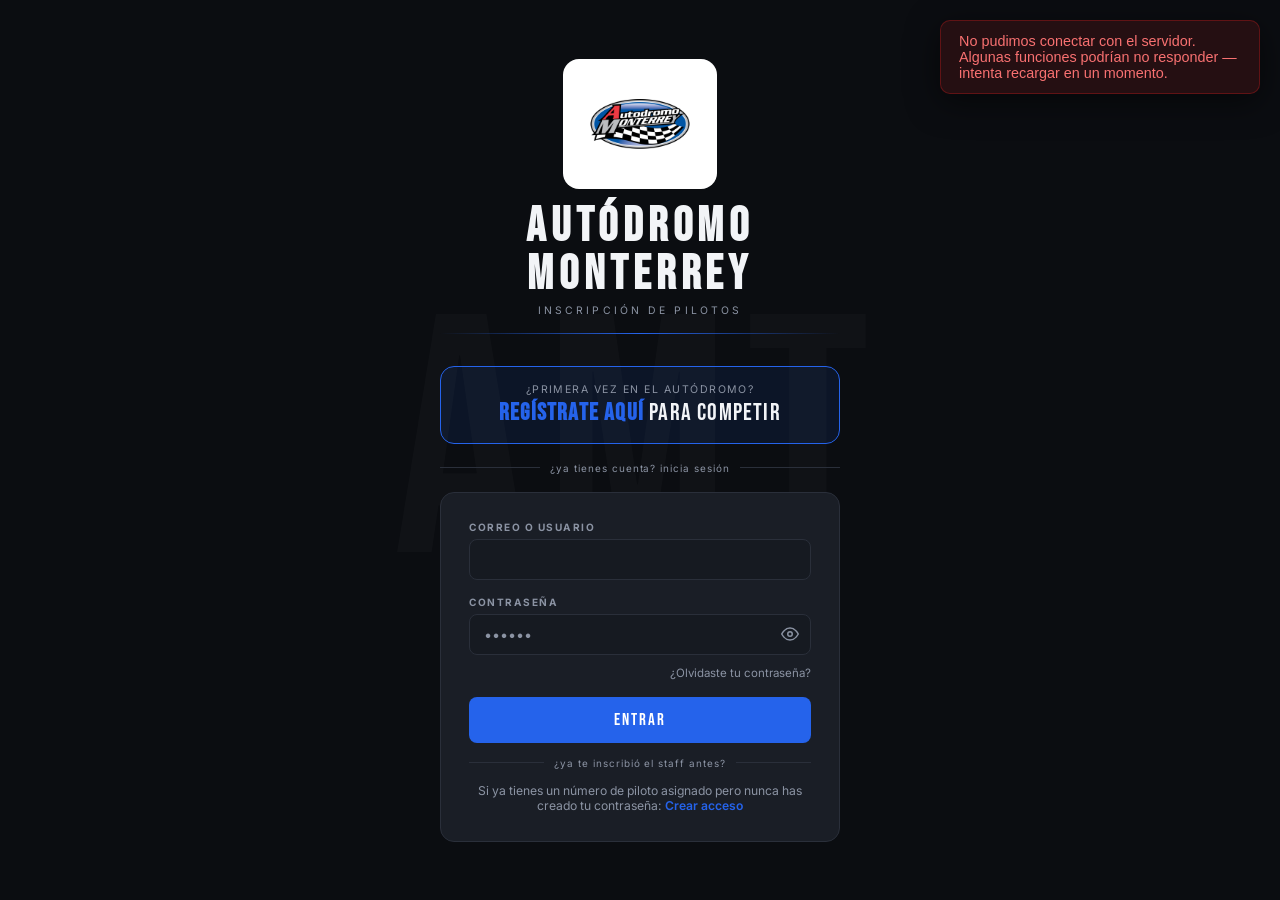
<file: dashboard/campeonatos.html>
<!DOCTYPE html>
<html lang="es">
<head>
  <meta charset="UTF-8" />
  <meta name="viewport" content="width=device-width, initial-scale=1.0" />
  <title>Campeonatos — Autódromo Monterrey</title>
  <link href="https://fonts.googleapis.com/css2?family=Bebas+Neue&family=Barlow:wght@300;400;500;600;700&display=swap" rel="stylesheet" />
  <link rel="stylesheet" href="dashboard.css" />
  <style>
    .cat-chip {
      padding: 5px 10px; border-radius: 20px; font-size: 0.7rem; font-weight: 700;
      letter-spacing: 0.08em; text-transform: uppercase; cursor: pointer;
      border: 1px solid var(--borde); background: var(--dark); color: var(--muted);
      transition: all 0.18s; font-family: 'Barlow', sans-serif;
    }
    .cat-chip.sel { color: var(--texto); }
    .camp-card { border: 1px solid var(--borde); border-radius: 12px; margin-bottom: 14px; overflow: hidden; transition: border-color 0.2s; }
    .camp-card:hover { border-color: rgba(37,99,235,0.3); }
    .camp-header { display: flex; align-items: center; justify-content: space-between; padding: 18px 20px; cursor: pointer; background: var(--card); }
    .camp-header:hover { background: var(--dark); }
    .etapas-panel { border-top: 1px solid var(--borde); padding: 16px 20px; background: var(--dark); }
    .etapa-row { display: flex; align-items: center; gap: 12px; padding: 12px 14px; border-radius: 8px; border: 1px solid var(--borde); margin-bottom: 8px; background: var(--card); transition: border-color 0.18s; }
    .etapa-row:hover { border-color: var(--muted); }
    .etapa-num { font-family: 'Bebas Neue'; font-size: 2rem; color: var(--rojo); min-width: 40px; text-align: center; line-height: 1; }
    .etapa-info { flex: 1; min-width: 0; }
    .btn-eliminar {
      display: inline-flex; align-items: center; justify-content: center; gap: 4px;
      background: rgba(37,99,235,0.1); border: 1px solid rgba(37,99,235,0.3); color: var(--rojo);
      border-radius: 8px; cursor: pointer; font-family: 'Barlow', sans-serif; font-weight: 600;
      transition: all 0.18s;
    }
    .btn-eliminar:hover { background: rgba(37,99,235,0.2); border-color: var(--rojo); }
  </style>
</head>
<body>
  <aside class="sidebar">
    <div class="sidebar-logo">
      <div class="sidebar-logo-badge"><img src="../assets/logo.png" alt="Autódromo Monterrey" class="sidebar-logo-img" /></div>
    </div>
    <nav class="nav">
      <a href="./"         class="nav-link">Dashboard</a>
      <a href="pilotos.html"       class="nav-link">Pilotos</a>
      <a href="campeonatos.html"   class="nav-link activo">Campeonatos</a>
      <a href="inscripciones.html" class="nav-link">Inscripciones</a>
      <a href="reportes.html"      class="nav-link">Reportes</a>
      <a href="resultados.html"    class="nav-link">Resultados</a>
      <a href="formularios.html"   class="nav-link">Formularios</a>
      <a href="usuarios.html"      class="nav-link solo-admin" style="display:none">Usuarios</a>
    </nav>
    <div class="sidebar-footer">
      <div class="usuario-info">
        <div class="usuario-avatar" id="usuarioAvatar"></div>
        <div><div class="usuario-nombre" id="usuarioNombre"></div><div class="usuario-rol" id="usuarioRol"></div></div>
      </div>
      <button class="btn-logout" onclick="cerrarSesion()">
        <svg width="16" height="16" viewBox="0 0 24 24" fill="none" stroke="currentColor" stroke-width="2"><path d="M9 21H5a2 2 0 0 1-2-2V5a2 2 0 0 1 2-2h4"/><polyline points="16,17 21,12 16,7"/><line x1="21" y1="12" x2="9" y2="12"/></svg>
      </button>
    </div>
  </aside>

  <main class="main">
    <div class="page-header" style="display:flex;align-items:flex-start;justify-content:space-between">
      <div>
        <h1 class="page-titulo">Campeonatos</h1>
        <p class="page-sub" id="contador">Cargando...</p>
      </div>
      <div style="display:flex;gap:8px">
        <button class="btn-secundario solo-admin" id="btnCategorias" style="display:none" onclick="abrirModalCategorias()">
          <svg width="14" height="14" viewBox="0 0 24 24" fill="none" stroke="currentColor" stroke-width="2"><path d="M20.59 13.41L11 3.83V3a1 1 0 0 0-1-1H4a1 1 0 0 0-1 1v6a1 1 0 0 0 .29.71l9.59 9.59a2 2 0 0 0 2.82 0l5.09-5.09a2 2 0 0 0 0-2.82z"/><circle cx="6.5" cy="6.5" r="1"/></svg>
          Categorías
        </button>
        <button class="btn-primario solo-admin" id="btnNuevo" style="display:none" onclick="abrirModalCamp()">
          <svg width="14" height="14" viewBox="0 0 24 24" fill="none" stroke="currentColor" stroke-width="2.5"><line x1="12" y1="5" x2="12" y2="19"/><line x1="5" y1="12" x2="19" y2="12"/></svg>
          Nuevo Campeonato
        </button>
      </div>
    </div>
    <div id="listaCamps"></div>
  </main>

  <!-- Modal Categorías -->
  <div class="modal-overlay" id="modalCategorias" style="display:none">
    <div class="modal" style="max-width:480px">
      <div class="modal-header">
        <span class="modal-titulo">Categorías</span>
        <button class="modal-cerrar" onclick="cerrarModalCategorias()">
          <svg width="18" height="18" viewBox="0 0 24 24" fill="none" stroke="currentColor" stroke-width="2"><line x1="18" y1="6" x2="6" y2="18"/><line x1="6" y1="6" x2="18" y2="18"/></svg>
        </button>
      </div>
      <div class="modal-body">
        <div id="formCategoria" style="display:none;border:1px solid var(--borde);border-radius:10px;padding:14px;margin-bottom:14px;background:var(--dark)">
          <input type="hidden" id="catId" />
          <div class="campo">
            <label class="etiqueta">Nombre *</label>
            <input class="input" id="catNombre" placeholder="Ej: Dragster" />
          </div>
          <div class="grid-2" style="margin-top:10px">
            <div class="campo">
              <label class="etiqueta">Color</label>
              <input class="input" type="color" id="catColor" value="#2563eb" style="height:38px;padding:4px" />
            </div>
            <div class="campo">
              <label class="etiqueta">Costo por defecto</label>
              <input class="input" type="number" step="0.01" id="catCosto" placeholder="0.00" />
            </div>
          </div>
          <div class="grid-2" style="margin-top:10px">
            <div class="campo">
              <label class="etiqueta">Edad mínima</label>
              <input class="input" type="number" min="0" max="99" step="1" id="catEdadMin" placeholder="Sin límite" />
            </div>
            <div class="campo">
              <label class="etiqueta">Edad máxima</label>
              <input class="input" type="number" min="0" max="99" step="1" id="catEdadMax" placeholder="Sin límite" />
            </div>
          </div>
          <div style="font-size:0.68rem;color:var(--muted);margin-top:4px">La edad se calcula al día de la carrera (fecha de la etapa).</div>
          <label style="display:flex;align-items:flex-start;gap:8px;margin-top:10px;font-size:0.8rem;cursor:pointer">
            <input type="checkbox" id="catExclusiva" style="margin-top:3px" />
            <span><strong>Categoría única</strong> — quien corre en ella no puede inscribirse en otra categoría de la misma etapa (ej. Jr Dragster).</span>
          </label>
          <div style="display:flex;gap:8px;margin-top:12px">
            <button class="btn-secundario flex-1" onclick="cerrarFormCategoria()">Cancelar</button>
            <button class="btn-primario flex-1" id="btnGuardarCategoria" onclick="guardarCategoria()">Guardar</button>
          </div>
        </div>
        <button class="btn-secundario" id="btnNuevaCategoria" style="width:100%;margin-bottom:12px" onclick="abrirFormCategoria()">
          <svg width="14" height="14" viewBox="0 0 24 24" fill="none" stroke="currentColor" stroke-width="2.5"><line x1="12" y1="5" x2="12" y2="19"/><line x1="5" y1="12" x2="19" y2="12"/></svg>
          Nueva categoría
        </button>
        <div id="listaCategorias"></div>
      </div>
    </div>
  </div>

  <!-- Modal Campeonato -->
  <div class="modal-overlay" id="modalCamp" style="display:none">
    <div class="modal" style="max-width:520px">
      <div class="modal-header">
        <span class="modal-titulo" id="tituloCamp">Nuevo Campeonato</span>
        <button class="modal-cerrar" onclick="cerrarModalCamp()">
          <svg width="18" height="18" viewBox="0 0 24 24" fill="none" stroke="currentColor" stroke-width="2"><line x1="18" y1="6" x2="6" y2="18"/><line x1="6" y1="6" x2="18" y2="18"/></svg>
        </button>
      </div>
      <div class="modal-body">
        <div class="campo">
          <label class="etiqueta">Nombre del Campeonato *</label>
          <input class="input" id="cNombre" placeholder="Ej: Campeonato Mexicano 1/4 Milla 2026" />
        </div>
        <div class="campo" style="margin-top:12px">
          <label class="etiqueta">Descripción</label>
          <textarea class="textarea" id="cDesc" rows="2" placeholder="Descripción breve (opcional)"></textarea>
        </div>
        <div class="campo" style="margin-top:16px">
          <label class="etiqueta">Categorías que participan</label>
          <div id="catToggle" style="display:flex;flex-wrap:wrap;gap:6px;margin-top:6px"></div>
          <div style="font-size:0.7rem;color:var(--muted);margin-top:6px">Selecciona las categorías y define el costo de inscripción de cada una</div>
          <div id="catCostos"></div>
        </div>
      </div>
      <div class="modal-footer">
        <button class="btn-secundario flex-1" onclick="cerrarModalCamp()">Cancelar</button>
        <button class="btn-primario flex-1" id="btnGuardarCamp" onclick="guardarCampeonato()">Crear</button>
      </div>
    </div>
  </div>

  <!-- Modal Etapa -->
  <div class="modal-overlay" id="modalEtapa" style="display:none">
    <div class="modal" style="max-width:440px">
      <div class="modal-header">
        <span class="modal-titulo" id="tituloEtapa">Nueva Etapa</span>
        <button class="modal-cerrar" onclick="cerrarModalEtapa()">
          <svg width="18" height="18" viewBox="0 0 24 24" fill="none" stroke="currentColor" stroke-width="2"><line x1="18" y1="6" x2="6" y2="18"/><line x1="6" y1="6" x2="18" y2="18"/></svg>
        </button>
      </div>
      <div class="modal-body">
        <div style="display:grid;grid-template-columns:100px 1fr;gap:10px">
          <div class="campo">
            <label class="etiqueta">Número</label>
            <input class="input" type="number" id="eNumero" min="1" placeholder="Se asigna solo" />
          </div>
          <div class="campo">
            <label class="etiqueta">Fecha *</label>
            <input class="input" type="date" id="eFecha" />
          </div>
        </div>
        <div class="campo" style="margin-top:10px">
          <label class="etiqueta">Nombre de la Etapa</label>
          <input class="input" id="eNombre" placeholder="Ej: Primera Etapa (opcional, auto-generado)" />
        </div>
        <div class="campo" style="margin-top:10px">
          <label class="etiqueta">Ubicación</label>
          <input class="input" id="eUbicacion" value="Autódromo Monterrey" />
        </div>
        <div class="campo" style="margin-top:10px">
          <label class="etiqueta">Descripción</label>
          <textarea class="textarea" id="eDescripcion" rows="2" placeholder="Notas adicionales (opcional)"></textarea>
        </div>
        <div style="display:grid;grid-template-columns:1fr 1fr;gap:10px;margin-top:10px">
          <div class="campo">
            <label class="etiqueta">Inscripciones abren</label>
            <input class="input" type="date" id="eAperturaInsc" />
          </div>
          <div class="campo">
            <label class="etiqueta">Inscripciones cierran</label>
            <input class="input" type="date" id="eCierreInsc" />
          </div>
        </div>
        <div style="font-size:0.7rem;color:var(--muted);margin-top:4px">Opcional — si las dejas vacías, la etapa siempre está disponible para inscripción pública. Si las llenas, solo aparecerá en el formulario público y el portal del piloto dentro de esas fechas.</div>
      </div>
      <div class="modal-footer">
        <button class="btn-secundario flex-1" onclick="cerrarModalEtapa()">Cancelar</button>
        <button class="btn-primario flex-1" id="btnGuardarEtapa" onclick="guardarEtapa()">Crear Etapa</button>
      </div>
    </div>
  </div>

  <!-- Modal imágenes de registro -->
  <div class="modal-overlay" id="modalImagenes" style="display:none">
    <div class="modal" style="max-width:640px">
      <div class="modal-header">
        <span class="modal-titulo" id="tituloImagenes">Imágenes del registro</span>
        <button class="modal-cerrar" onclick="cerrarModalImagenes()">
          <svg width="18" height="18" viewBox="0 0 24 24" fill="none" stroke="currentColor" stroke-width="2"><line x1="18" y1="6" x2="6" y2="18"/><line x1="6" y1="6" x2="18" y2="18"/></svg>
        </button>
      </div>
      <div class="modal-body">
        <div style="font-size:0.75rem;color:var(--muted);margin-bottom:12px">
          El piloto ve estas imágenes al inscribirse (registro público y su portal). Las de <strong>todo el campeonato</strong> aparecen al elegir el campeonato; las de una <strong>etapa</strong>, solo al elegir esa etapa.
        </div>
        <div style="border:1px dashed var(--borde);border-radius:10px;padding:14px;margin-bottom:16px">
          <div class="campo">
            <label class="etiqueta">Imagen * <span style="font-weight:400;text-transform:none">(JPG, PNG o WEBP, máx. 5MB)</span></label>
            <input class="input" type="file" id="imgArchivo" accept="image/jpeg,image/png,image/webp" onchange="previsualizarImagen()" />
            <img id="imgPrevia" alt="" style="display:none;margin-top:8px;max-height:160px;max-width:100%;border-radius:8px;border:1px solid var(--borde)" />
          </div>
          <div style="display:grid;grid-template-columns:1fr 1fr;gap:10px;margin-top:10px">
            <div class="campo">
              <label class="etiqueta">¿Dónde se muestra?</label>
              <select class="select" id="imgDestino"></select>
            </div>
            <div class="campo">
              <label class="etiqueta">Título (opcional)</label>
              <input class="input" id="imgTitulo" maxlength="150" placeholder="Ej: Reglamento 2026" />
            </div>
          </div>
          <button class="btn-primario" id="btnSubirImagen" style="margin-top:12px;width:100%" onclick="subirImagenRegistro()">Subir imagen</button>
        </div>
        <div id="listaImagenes"></div>
      </div>
    </div>
  </div>

  <script src="../admin/config.js"></script>
  <script>
    requerirSesion();
    const usuario = obtenerUsuario();
    document.getElementById('usuarioAvatar').textContent = usuario.nombre[0].toUpperCase();
    document.getElementById('usuarioNombre').textContent = usuario.nombre;
    document.getElementById('usuarioRol').textContent    = usuario.rol;
    if (usuario.rol === 'admin') {
      document.querySelectorAll('.solo-admin').forEach(el => el.style.display = 'flex');
    }
    if (usuario.rol === 'torre') {
      document.querySelector('a[href="formularios.html"]').style.display = 'none';
    }

    let todasCats  = [];
    let catsSel    = new Map(); // id → costo (null si no definido)
    let campEditId = null;
    let etapaCampId = null;
    let etapaEditId = null;
    const etapasAbiertas = new Set();

    async function cargar() {
      try {
        const [camps, cats] = await Promise.all([apiFetch('/campeonatos'), apiFetch('/categorias')]);
        todasCats = cats;
        camps.forEach(c => nombresCampeonatos.set(c.id, c.nombre));
        document.getElementById('contador').textContent = `${camps.length} campeonato(s)`;
        const lista = document.getElementById('listaCamps');
        if (camps.length === 0) {
          lista.innerHTML = '<div class="card" style="padding:40px;text-align:center;color:var(--muted)">Sin campeonatos — crea el primero arriba</div>';
          return;
        }
        lista.innerHTML = camps.map(c => {
          const etapaLabel = c.etapa_actual_num
            ? `Etapa ${c.etapa_actual_num} de ${c.total_etapas}`
            : c.total_etapas > 0 ? `${c.total_etapas} etapa(s) · sin iniciar` : 'Sin etapas';
          const catChips = (c.categorias || []).map(cat =>
            `<span style="padding:2px 9px;border-radius:20px;font-size:0.62rem;font-weight:700;letter-spacing:0.1em;text-transform:uppercase;background:${cat.color}22;border:1px solid ${cat.color}55;color:${cat.color}" title="${cat.costo ? '$'+Number(cat.costo).toLocaleString('es-MX') : 'Sin costo definido'}">${esc(cat.nombre)}${cat.costo ? ` <span style="opacity:0.7;font-weight:400">$${Number(cat.costo).toLocaleString('es-MX')}</span>` : ''}</span>`
          ).join('');
          return `
          <div class="camp-card" id="campCard-${c.id}">
            <div class="camp-header" onclick="toggleEtapas(${c.id})">
              <div style="display:flex;align-items:center;gap:14px">
                <div style="padding:8px;background:rgba(37,99,235,0.1);border-radius:8px;flex-shrink:0">
                  <svg width="20" height="20" viewBox="0 0 24 24" fill="none" stroke="#2563eb" stroke-width="2"><path d="M4 15s1-1 4-1 5 2 8 2 4-1 4-1V3s-1 1-4 1-5-2-8-2-4 1-4 1z"/><line x1="4" y1="22" x2="4" y2="15"/></svg>
                </div>
                <div>
                  <div style="font-size:0.62rem;font-weight:700;letter-spacing:0.14em;color:var(--rojo);text-transform:uppercase;margin-bottom:1px">Campeonato</div>
                  <div style="font-family:'Bebas Neue';font-size:1.45rem;letter-spacing:0.05em;line-height:1.1">${esc(c.nombre)}</div>
                  <div style="display:flex;align-items:center;gap:8px;margin-top:5px;flex-wrap:wrap">
                    <span style="font-size:0.7rem;color:var(--muted);display:flex;align-items:center;gap:4px">
                      <svg width="10" height="10" viewBox="0 0 24 24" fill="none" stroke="currentColor" stroke-width="2"><circle cx="12" cy="12" r="10"/><polyline points="12,6 12,12 16,14"/></svg>
                      ${etapaLabel}
                    </span>
                    ${catChips ? `<span style="color:var(--borde)">|</span>${catChips}` : ''}
                  </div>
                </div>
              </div>
              <div style="display:flex;align-items:center;gap:8px;flex-shrink:0">
                ${usuario.rol === 'admin' ? `
                  <button class="btn-secundario" style="padding:6px 12px;font-size:0.72rem"
                    onclick="event.stopPropagation();editarCampeonato(${c.id})">Editar</button>
                  <button class="btn-secundario" style="padding:6px 12px;font-size:0.72rem" title="Imágenes que ve el piloto al inscribirse"
                    onclick="event.stopPropagation();abrirModalImagenes(${c.id})">Imágenes</button>
                  <button class="btn-primario" style="padding:6px 12px;font-size:0.72rem"
                    onclick="event.stopPropagation();abrirModalEtapa(${c.id})">+ Etapa</button>
                  <button class="btn-eliminar" style="padding:6px 10px;font-size:0.72rem"
                    onclick="event.stopPropagation();eliminarCampeonato(${c.id})">
                    <svg width="14" height="14" viewBox="0 0 24 24" fill="none" stroke="currentColor" stroke-width="2"><polyline points="3,6 5,6 21,6"/><path d="M19,6l-1,14a2,2,0,0,1-2,2H8a2,2,0,0,1-2-2L5,6"/><path d="M10,11v6"/><path d="M14,11v6"/><path d="M9,6V4a1,1,0,0,1,1-1h4a1,1,0,0,1,1,1V6"/></svg>
                  </button>
                ` : ''}
                <svg id="chev-${c.id}" width="18" height="18" viewBox="0 0 24 24" fill="none" stroke="#8b93a3" stroke-width="2" style="transition:transform 0.2s;flex-shrink:0"><polyline points="6,9 12,15 18,9"/></svg>
              </div>
            </div>
            <div class="etapas-panel" id="panel-${c.id}" style="display:none">
              <div id="etapasList-${c.id}">
                <div style="color:var(--muted);font-size:0.8rem;padding:4px 0">Cargando etapas...</div>
              </div>
              ${usuario.rol === 'admin' ? `
                <button onclick="abrirModalEtapa(${c.id})" class="btn-secundario" style="margin-top:10px;width:100%;padding:8px;font-size:0.75rem;display:flex;align-items:center;justify-content:center;gap:6px">
                  <svg width="12" height="12" viewBox="0 0 24 24" fill="none" stroke="currentColor" stroke-width="2.5"><line x1="12" y1="5" x2="12" y2="19"/><line x1="5" y1="12" x2="19" y2="12"/></svg>
                  Agregar Etapa
                </button>
              ` : ''}
            </div>
          </div>
        `}).join('');

        // Re-abrir paneles que estaban abiertos
        for (const id of etapasAbiertas) {
          const panel = document.getElementById(`panel-${id}`);
          const chev  = document.getElementById(`chev-${id}`);
          if (panel) { panel.style.display = 'block'; chev.style.transform = 'rotate(180deg)'; }
          await cargarEtapas(id);
        }
      } catch (err) { mostrarToast(err.message, 'error'); }
    }

    async function toggleEtapas(campId) {
      const panel = document.getElementById(`panel-${campId}`);
      const chev  = document.getElementById(`chev-${campId}`);
      if (etapasAbiertas.has(campId)) {
        panel.style.display = 'none';
        chev.style.transform = 'rotate(0deg)';
        etapasAbiertas.delete(campId);
      } else {
        panel.style.display = 'block';
        chev.style.transform = 'rotate(180deg)';
        etapasAbiertas.add(campId);
        await cargarEtapas(campId);
      }
    }

    // Las etapas cargadas se guardan aquí para que los botones de editar/eliminar
    // pasen solo el id: antes metían nombre/descripción como texto dentro del
    // onclick, y una descripción con salto de línea (o una diagonal invertida)
    // rompía el JavaScript del botón — editar esa etapa no hacía nada.
    const etapasCache = new Map();
    const nombresCampeonatos = new Map(); // mismo motivo, para el botón de eliminar campeonato

    async function cargarEtapas(campId) {
      const listEl = document.getElementById(`etapasList-${campId}`);
      try {
        const etapas = await apiFetch(`/campeonatos/${campId}/etapas`);
        etapas.forEach(e => etapasCache.set(e.id, e));
        if (etapas.length === 0) {
          listEl.innerHTML = '<div style="color:var(--muted);font-size:0.8rem;padding:4px 0">Sin etapas — agrega la primera</div>';
          return;
        }
        const ahora = new Date();
        const hoy = `${ahora.getFullYear()}-${String(ahora.getMonth() + 1).padStart(2, '0')}-${String(ahora.getDate()).padStart(2, '0')}`;
        listEl.innerHTML = etapas.map(e => {
          const fechaStr = e.fecha ? e.fecha.split('T')[0] : '';
          const aperturaStr = e.fecha_apertura_inscripcion ? e.fecha_apertura_inscripcion.split('T')[0] : '';
          const cierreStr   = e.fecha_cierre_inscripcion   ? e.fecha_cierre_inscripcion.split('T')[0]   : '';
          const costoStr = e.costo ? `<span style="color:#4ade80;font-weight:700">$${parseFloat(e.costo).toLocaleString('es-MX',{minimumFractionDigits:2})}</span>` : '<span style="color:var(--muted)">Sin costo definido</span>';
          let inscBadge = '<span style="color:#4ade80">● Inscripción siempre disponible</span>';
          if (aperturaStr || cierreStr) {
            if (aperturaStr && hoy < aperturaStr) inscBadge = `<span style="color:#fbbf24">● Abre ${formatFecha(aperturaStr)}</span>`;
            else if (cierreStr && hoy > cierreStr) inscBadge = `<span style="color:#f87171">● Inscripción cerrada</span>`;
            else inscBadge = `<span style="color:#4ade80">● Abierta${cierreStr ? ' hasta ' + formatFecha(cierreStr) : ''}</span>`;
          }
          return `
          <div class="etapa-row">
            <div class="etapa-num">${e.numero}</div>
            <div class="etapa-info">
              <div style="font-weight:600;font-size:0.9rem">${esc(e.nombre)}</div>
              <div style="font-size:0.75rem;color:var(--muted);margin-top:3px;display:flex;flex-wrap:wrap;gap:8px">
                <span>
                  <svg width="10" height="10" viewBox="0 0 24 24" fill="none" stroke="currentColor" stroke-width="2" style="vertical-align:middle"><rect x="3" y="4" width="18" height="18" rx="2"/><line x1="3" y1="10" x2="21" y2="10"/></svg>
                  ${formatFecha(fechaStr)}
                </span>
                <span>${esc(e.ubicacion)}</span>
                <span>${costoStr}</span>
                <span style="color:var(--muted)">${e.total_inscritos} inscrito(s)</span>
                <span style="font-weight:600">${inscBadge}</span>
              </div>
            </div>
            <div style="display:flex;gap:6px;flex-shrink:0">
              <a href="inscripciones.html?campeonato_id=${campId}&etapa_id=${e.id}" class="btn-secundario" style="padding:6px 10px;font-size:0.7rem;text-decoration:none;display:inline-flex;align-items:center">Inscritos</a>
              ${usuario.rol === 'admin' ? `<a href="reportes.html?etapa_id=${e.id}" class="btn-secundario" style="padding:6px 10px;font-size:0.7rem;text-decoration:none;display:inline-flex;align-items:center">Corte</a>` : ''}
              ${usuario.rol === 'admin' ? `
                <button class="btn-secundario" style="padding:6px 10px;font-size:0.7rem"
                  onclick="editarEtapaPorId(${campId},${e.id})">
                  <svg width="12" height="12" viewBox="0 0 24 24" fill="none" stroke="currentColor" stroke-width="2"><path d="M11 4H4a2 2 0 0 0-2 2v14a2 2 0 0 0 2 2h14a2 2 0 0 0 2-2v-7"/><path d="M18.5 2.5a2.12 2.12 0 0 1 3 3L12 15l-4 1 1-4 9.5-9.5z"/></svg>
                </button>
                <button class="btn-eliminar" style="padding:6px 10px;font-size:0.7rem"
                  onclick="eliminarEtapa(${campId},${e.id})">
                  <svg width="12" height="12" viewBox="0 0 24 24" fill="none" stroke="currentColor" stroke-width="2"><polyline points="3,6 5,6 21,6"/><path d="M19,6l-1,14a2,2,0,0,1-2,2H8a2,2,0,0,1-2-2L5,6"/></svg>
                </button>
              ` : ''}
            </div>
          </div>`;
        }).join('');
      } catch (err) {
        // esc() en vez de meter err.message crudo en innerHTML — antes, si el
        // mensaje traía algo que pareciera una etiqueta, se veía como un
        // pedazo de HTML roto en la pantalla en vez de un error legible.
        listEl.innerHTML = `<div style="color:var(--rojo);font-size:0.8rem">Error al cargar etapas: ${esc(err.message)}</div>`;
        mostrarToast(err.message, 'error');
      }
    }

    // ── Modal campeonato ──────────────────────────────────────────────────────
    function abrirModalCamp() {
      campEditId = null;
      catsSel = new Map();
      document.getElementById('tituloCamp').textContent = 'Nuevo Campeonato';
      document.getElementById('btnGuardarCamp').textContent = 'Crear';
      document.getElementById('cNombre').value = '';
      document.getElementById('cDesc').value   = '';
      renderCatToggle();
      document.getElementById('modalCamp').style.display = 'flex';
    }

    async function editarCampeonato(id) {
      try {
        const [camp, cats] = await Promise.all([
          apiFetch(`/campeonatos/${id}`),
          apiFetch(`/campeonatos/${id}/categorias`),
        ]);
        campEditId = id;
        catsSel = new Map(cats.map(c => [c.id, c.costo ?? null]));
        document.getElementById('cNombre').value = camp.nombre;
        document.getElementById('cDesc').value   = camp.descripcion || '';
        document.getElementById('tituloCamp').textContent = 'Editar Campeonato';
        document.getElementById('btnGuardarCamp').textContent = 'Guardar';
        renderCatToggle();
        document.getElementById('modalCamp').style.display = 'flex';
      } catch (err) { mostrarToast(err.message, 'error'); }
    }

    function renderCatToggle() {
      document.getElementById('catToggle').innerHTML = todasCats.map(c => {
        const sel = catsSel.has(c.id);
        return `<button type="button" class="cat-chip ${sel ? 'sel' : ''}"
          style="${sel ? `background:${c.color}22;border-color:${c.color}66;color:${c.color}` : ''}"
          onclick="toggleCat(${c.id},'${c.color}',this)">${esc(c.nombre)}</button>`;
      }).join('');
      renderCostosSeleccionados();
    }

    function renderCostosSeleccionados() {
      const cont = document.getElementById('catCostos');
      if (catsSel.size === 0) { cont.innerHTML = ''; return; }
      const items = [...catsSel.entries()].map(([id, costo]) => {
        const cat = todasCats.find(c => c.id === id);
        if (!cat) return '';
        return `<div style="display:flex;align-items:center;gap:8px;padding:5px 0;border-bottom:1px solid #eee">
          <span style="flex:1;font-size:0.8rem;font-weight:600;color:#222">${esc(cat.nombre)}</span>
          <span style="font-size:0.75rem;color:#888">Costo:</span>
          <span style="position:relative">
            <span style="position:absolute;left:8px;top:50%;transform:translateY(-50%);font-size:0.75rem;color:#888;pointer-events:none">$</span>
            <input type="number" min="0" step="100"
              style="width:90px;padding:4px 6px 4px 18px;border:1px solid #ddd;border-radius:6px;font-size:0.8rem;font-family:'Barlow',sans-serif"
              placeholder="0.00"
              value="${costo !== null && costo !== 0 ? costo : ''}"
              oninput="actualizarCosto(${id}, this.value)"/>
          </span>
        </div>`;
      }).join('');
      cont.innerHTML = `<div style="margin-top:10px">
        <div style="font-size:0.7rem;font-weight:700;letter-spacing:0.1em;color:#888;text-transform:uppercase;margin-bottom:6px">Costo de inscripción por categoría</div>
        ${items}
      </div>`;
    }

    function toggleCat(id, color, btn) {
      if (catsSel.has(id)) {
        catsSel.delete(id);
        btn.classList.remove('sel');
        btn.style.cssText = '';
      } else {
        // Auto-rellenar con costo_default de la categoría si existe
        const cat = todasCats.find(c => c.id === id);
        catsSel.set(id, cat?.costo_default ?? null);
        btn.classList.add('sel');
        btn.style.background = color + '22';
        btn.style.borderColor = color + '66';
        btn.style.color = color;
      }
      renderCostosSeleccionados();
    }

    function actualizarCosto(id, valor) {
      catsSel.set(id, valor !== '' ? parseFloat(valor) : null);
    }

    async function guardarCampeonato() {
      const nombre = document.getElementById('cNombre').value.trim();
      if (!nombre) return mostrarToast('El nombre es obligatorio', 'error');
      const btn = document.getElementById('btnGuardarCamp');
      btn.disabled = true; btn.innerHTML = '<span class="spinner"></span>';
      try {
        const payload = {
          nombre,
          descripcion: document.getElementById('cDesc').value || null,
          categorias:  [...catsSel.entries()].map(([id, costo]) => ({ id, costo: costo ?? null })),
        };
        if (campEditId) {
          await apiFetch(`/campeonatos/${campEditId}`, { method: 'PUT', body: JSON.stringify(payload) });
          mostrarToast('Campeonato actualizado');
        } else {
          await apiFetch('/campeonatos', { method: 'POST', body: JSON.stringify(payload) });
          mostrarToast('Campeonato creado');
        }
        cerrarModalCamp();
        cargar();
      } catch (err) { mostrarToast(err.message, 'error'); }
      finally { btn.disabled = false; btn.textContent = campEditId ? 'Guardar' : 'Crear'; }
    }

    function cerrarModalCamp() { document.getElementById('modalCamp').style.display = 'none'; }

    // ── Modal etapa ───────────────────────────────────────────────────────────
    function abrirModalEtapa(campId) {
      etapaCampId = campId;
      etapaEditId = null;
      document.getElementById('tituloEtapa').textContent = 'Nueva Etapa';
      document.getElementById('btnGuardarEtapa').textContent = 'Crear Etapa';
      document.getElementById('eNumero').value    = '';
      document.getElementById('eNombre').value    = '';
      document.getElementById('eFecha').value     = '';
      document.getElementById('eUbicacion').value = 'Autódromo Monterrey';
      document.getElementById('eDescripcion').value = '';
      document.getElementById('eAperturaInsc').value = '';
      document.getElementById('eCierreInsc').value   = '';
      document.getElementById('modalEtapa').style.display = 'flex';
    }

    function editarEtapaPorId(campId, etId) {
      const e = etapasCache.get(etId);
      if (!e) return;
      const soloFecha = f => (f ? String(f).split('T')[0] : '');
      editarEtapa(campId, etId, e.numero, e.nombre, soloFecha(e.fecha), e.ubicacion, e.descripcion || '',
        soloFecha(e.fecha_apertura_inscripcion), soloFecha(e.fecha_cierre_inscripcion));
    }

    function editarEtapa(campId, etId, numero, nombre, fecha, ubicacion, desc, apertura, cierre) {
      etapaCampId = campId;
      etapaEditId = etId;
      document.getElementById('tituloEtapa').textContent = 'Editar Etapa';
      document.getElementById('btnGuardarEtapa').textContent = 'Guardar';
      document.getElementById('eNumero').value    = numero;
      document.getElementById('eNombre').value    = nombre;
      document.getElementById('eFecha').value     = fecha;
      document.getElementById('eUbicacion').value = ubicacion;
      document.getElementById('eDescripcion').value = desc;
      document.getElementById('eAperturaInsc').value = apertura || '';
      document.getElementById('eCierreInsc').value   = cierre || '';
      document.getElementById('modalEtapa').style.display = 'flex';
    }

    async function guardarEtapa() {
      const fecha = document.getElementById('eFecha').value;
      if (!fecha) return mostrarToast('La fecha es obligatoria', 'error');
      const apertura = document.getElementById('eAperturaInsc').value || null;
      const cierre   = document.getElementById('eCierreInsc').value || null;
      if (apertura && cierre && apertura > cierre) {
        return mostrarToast('La apertura de inscripciones no puede ser después del cierre', 'error');
      }
      const numeroIngresado = parseInt(document.getElementById('eNumero').value) || null;
      // Al editar, un número en blanco NO debe reasignarse silenciosamente a 1 —
      // solo al crear una etapa nueva tiene sentido dejarlo vacío (se autoasigna).
      if (etapaEditId && !numeroIngresado) {
        return mostrarToast('El número de etapa es obligatorio', 'error');
      }
      const btn = document.getElementById('btnGuardarEtapa');
      btn.disabled = true; btn.innerHTML = '<span class="spinner"></span>';
      try {
        const payload = {
          numero:      numeroIngresado,
          nombre:      document.getElementById('eNombre').value.trim() || null,
          fecha,
          ubicacion:   document.getElementById('eUbicacion').value || 'Autódromo Monterrey',
          descripcion: document.getElementById('eDescripcion').value || null,
          fecha_apertura_inscripcion: apertura,
          fecha_cierre_inscripcion:   cierre,
        };
        if (etapaEditId) {
          await apiFetch(`/etapas/${etapaEditId}`, { method: 'PUT', body: JSON.stringify(payload) });
          mostrarToast('Etapa actualizada');
        } else {
          await apiFetch(`/campeonatos/${etapaCampId}/etapas`, { method: 'POST', body: JSON.stringify(payload) });
          mostrarToast('Etapa creada');
        }
        cerrarModalEtapa();
        await cargar();
        // Reabrir el panel del campeonato correspondiente
        if (!etapasAbiertas.has(etapaCampId)) {
          etapasAbiertas.add(etapaCampId);
          const panel = document.getElementById(`panel-${etapaCampId}`);
          const chev  = document.getElementById(`chev-${etapaCampId}`);
          if (panel) { panel.style.display = 'block'; chev.style.transform = 'rotate(180deg)'; }
        }
        await cargarEtapas(etapaCampId);
      } catch (err) { mostrarToast(err.message, 'error'); }
      finally { btn.disabled = false; btn.textContent = etapaEditId ? 'Guardar' : 'Crear Etapa'; }
    }

    function cerrarModalEtapa() { document.getElementById('modalEtapa').style.display = 'none'; }

    async function eliminarCampeonato(id) {
      const nombre = nombresCampeonatos.get(id) || 'este campeonato';
      if (!confirm(`¿Eliminar el campeonato "${nombre}"?\n\nSolo se puede eliminar si no tiene inscripciones registradas.`)) return;
      try {
        await apiFetch(`/campeonatos/${id}`, { method: 'DELETE' });
        mostrarToast('Campeonato eliminado');
        await cargar();
      } catch (e) { mostrarToast(e.message, 'error'); }
    }

    async function eliminarEtapa(campId, etapaId) {
      const nombre = etapasCache.get(etapaId)?.nombre || 'esta etapa';
      if (!confirm(`¿Eliminar la etapa "${nombre}"?\n\nSolo se puede eliminar si no tiene inscripciones.`)) return;
      try {
        await apiFetch(`/etapas/${etapaId}`, { method: 'DELETE' });
        mostrarToast('Etapa eliminada');
        await cargarEtapas(campId);
      } catch (e) { mostrarToast(e.message, 'error'); }
    }

    // ── Gestión de categorías ────────────────────────────────────────────────
    function abrirModalCategorias() {
      cerrarFormCategoria();
      renderizarListaCategorias();
      document.getElementById('modalCategorias').style.display = 'flex';
    }

    function cerrarModalCategorias() { document.getElementById('modalCategorias').style.display = 'none'; }

    function renderizarListaCategorias() {
      const cont = document.getElementById('listaCategorias');
      if (todasCats.length === 0) {
        cont.innerHTML = '<div style="color:var(--muted);font-size:0.8rem;text-align:center;padding:12px">Sin categorías — crea la primera arriba</div>';
        return;
      }
      cont.innerHTML = todasCats.map(cat => `
        <div style="display:flex;align-items:center;gap:10px;padding:10px 12px;border:1px solid var(--borde);border-radius:8px;margin-bottom:8px">
          <span style="width:14px;height:14px;border-radius:50%;background:${cat.color};flex-shrink:0"></span>
          <div style="flex:1;min-width:0">
            <div style="font-weight:600;font-size:0.85rem">${esc(cat.nombre)}</div>
            <div style="font-size:0.7rem;color:var(--muted)">${cat.costo_default ? '$' + Number(cat.costo_default).toLocaleString('es-MX') : 'Sin costo por defecto'} · ${cat.total_inscritos || 0} inscrito(s)</div>
            ${etiquetaReglasCategoria(cat) ? `<div style="font-size:0.7rem;color:#fbbf24">${esc(etiquetaReglasCategoria(cat))}</div>` : ''}
          </div>
          <button class="btn-secundario" style="padding:6px 10px;font-size:0.68rem" onclick="abrirFormCategoria(${cat.id})">Editar</button>
          <button class="btn-eliminar" style="padding:6px 10px;font-size:0.68rem" onclick="eliminarCategoria(${cat.id})">Eliminar</button>
        </div>
      `).join('');
    }

    function abrirFormCategoria(id) {
      const cat = id ? todasCats.find(c => c.id === id) : null;
      document.getElementById('catId').value     = cat ? cat.id : '';
      document.getElementById('catNombre').value = cat ? cat.nombre : '';
      document.getElementById('catColor').value  = cat ? cat.color : '#2563eb';
      document.getElementById('catCosto').value  = cat ? (cat.costo_default || '') : '';
      document.getElementById('catEdadMin').value = cat?.edad_minima ?? '';
      document.getElementById('catEdadMax').value = cat?.edad_maxima ?? '';
      document.getElementById('catExclusiva').checked = !!Number(cat?.exclusiva);
      document.getElementById('formCategoria').style.display = 'block';
      document.getElementById('btnNuevaCategoria').style.display = 'none';
    }

    function cerrarFormCategoria() {
      document.getElementById('formCategoria').style.display = 'none';
      document.getElementById('btnNuevaCategoria').style.display = 'block';
    }

    async function guardarCategoria() {
      const id     = document.getElementById('catId').value;
      const nombre = document.getElementById('catNombre').value.trim();
      if (!nombre) return mostrarToast('El nombre es obligatorio', 'error');
      const payload = {
        nombre,
        color: document.getElementById('catColor').value,
        costo_default: parseFloat(document.getElementById('catCosto').value) || null,
        edad_minima: document.getElementById('catEdadMin').value === '' ? null : parseInt(document.getElementById('catEdadMin').value),
        edad_maxima: document.getElementById('catEdadMax').value === '' ? null : parseInt(document.getElementById('catEdadMax').value),
        exclusiva:   document.getElementById('catExclusiva').checked,
      };
      if (payload.edad_minima != null && payload.edad_maxima != null && payload.edad_minima > payload.edad_maxima) {
        return mostrarToast('La edad mínima no puede ser mayor que la máxima', 'error');
      }
      const btn = document.getElementById('btnGuardarCategoria');
      btn.disabled = true; btn.innerHTML = '<span class="spinner"></span>';
      try {
        if (id) await apiFetch(`/categorias/${id}`, { method: 'PUT', body: JSON.stringify(payload) });
        else    await apiFetch('/categorias', { method: 'POST', body: JSON.stringify(payload) });
        mostrarToast(id ? 'Categoría actualizada' : 'Categoría creada');
        cerrarFormCategoria();
        const cats = await apiFetch('/categorias');
        todasCats = cats;
        renderizarListaCategorias();
      } catch (e) { mostrarToast(e.message, 'error'); }
      finally { btn.disabled = false; btn.textContent = 'Guardar'; }
    }

    async function eliminarCategoria(id) {
      const nombre = todasCats.find(c => c.id === id)?.nombre || 'esta categoría';
      if (!confirm(`¿Eliminar la categoría "${nombre}"?\n\nSolo se puede eliminar si no tiene inscripciones registradas.`)) return;
      try {
        await apiFetch(`/categorias/${id}`, { method: 'DELETE' });
        mostrarToast('Categoría eliminada');
        const cats = await apiFetch('/categorias');
        todasCats = cats;
        renderizarListaCategorias();
      } catch (e) { mostrarToast(e.message, 'error'); }
    }

    // ── Imágenes de registro (solo admin) ────────────────────────────────
    let imgCampId = null;
    let imgEtapas = [];   // etapas activas del campeonato abierto en el modal
    let imgActuales = []; // imágenes ya subidas (los botones pasan solo el id)

    function opcionesDestino(seleccion) {
      return `<option value="" ${seleccion == null ? 'selected' : ''}>Todo el campeonato</option>` +
        imgEtapas.map(e => `<option value="${e.id}" ${seleccion === e.id ? 'selected' : ''}>Etapa ${e.numero} — ${esc(e.nombre)}</option>`).join('');
    }

    async function abrirModalImagenes(campId) {
      imgCampId = campId;
      document.getElementById('tituloImagenes').textContent = `Imágenes — ${nombresCampeonatos.get(campId) || 'campeonato'}`;
      document.getElementById('imgArchivo').value = '';
      document.getElementById('imgTitulo').value = '';
      document.getElementById('imgPrevia').style.display = 'none';
      document.getElementById('listaImagenes').innerHTML = '<div style="color:var(--muted);font-size:0.8rem">Cargando...</div>';
      document.getElementById('modalImagenes').style.display = 'flex';
      try {
        imgEtapas = await apiFetch(`/campeonatos/${campId}/etapas`);
        document.getElementById('imgDestino').innerHTML = opcionesDestino(null);
        await cargarImagenesRegistro();
      } catch (err) { mostrarToast(err.message, 'error'); }
    }

    function cerrarModalImagenes() {
      document.getElementById('modalImagenes').style.display = 'none';
      imgCampId = null;
    }

    function previsualizarImagen() {
      const file = document.getElementById('imgArchivo').files[0];
      const prev = document.getElementById('imgPrevia');
      if (!file) { prev.style.display = 'none'; return; }
      prev.src = URL.createObjectURL(file);
      prev.style.display = 'block';
    }

    async function cargarImagenesRegistro() {
      const lista = document.getElementById('listaImagenes');
      const campId = imgCampId;
      try {
        const imgs = await apiFetch(`/imagenes-registro/campeonato/${campId}`);
        if (campId !== imgCampId) return; // se cerró o se abrió otro campeonato
        imgActuales = imgs;
        if (!imgs.length) {
          lista.innerHTML = '<div style="color:var(--muted);font-size:0.8rem;text-align:center;padding:12px">Este campeonato aún no tiene imágenes</div>';
          return;
        }
        lista.innerHTML = `<div style="font-size:0.65rem;font-weight:700;letter-spacing:0.12em;color:var(--muted);text-transform:uppercase;margin-bottom:8px">${imgs.length} imagen(es)</div>` +
          imgs.map(img => `
          <div style="display:flex;gap:12px;align-items:center;padding:10px;border:1px solid var(--borde);border-radius:10px;margin-bottom:8px">
            <a href="${esc(UPLOADS_BASE + img.archivo)}" target="_blank" rel="noopener" style="flex-shrink:0">
              <img src="${esc(UPLOADS_BASE + img.archivo)}" alt="" style="width:96px;height:64px;object-fit:cover;border-radius:6px;border:1px solid var(--borde);display:block" />
            </a>
            <div style="flex:1;min-width:0">
              <div style="font-weight:600;font-size:0.85rem;white-space:nowrap;overflow:hidden;text-overflow:ellipsis">${esc(img.titulo || 'Sin título')}</div>
              <select class="select" style="margin-top:6px;padding:5px 8px;font-size:0.75rem" title="Dónde se muestra"
                onchange="cambiarDestinoImagen(${img.id}, this)">${opcionesDestino(img.etapa_id)}</select>
            </div>
            <button class="btn-eliminar" style="padding:6px 10px;font-size:0.72rem;flex-shrink:0" title="Eliminar imagen" onclick="eliminarImagenRegistro(${img.id})">
              <svg width="14" height="14" viewBox="0 0 24 24" fill="none" stroke="currentColor" stroke-width="2"><polyline points="3,6 5,6 21,6"/><path d="M19,6l-1,14a2,2,0,0,1-2,2H8a2,2,0,0,1-2-2L5,6"/></svg>
            </button>
          </div>`).join('');
      } catch (err) {
        lista.innerHTML = `<div style="color:#f87171;font-size:0.8rem">${esc(err.message)}</div>`;
      }
    }

    async function subirImagenRegistro() {
      const file = document.getElementById('imgArchivo').files[0];
      if (!file) return mostrarToast('Selecciona una imagen', 'error');
      if (!/^image\/(jpeg|png|webp)$/.test(file.type)) return mostrarToast('Solo se permiten imágenes JPG, PNG o WEBP', 'error');
      if (file.size > 5 * 1024 * 1024) return mostrarToast('La imagen no puede pesar más de 5MB', 'error');
      const btn = document.getElementById('btnSubirImagen');
      btn.disabled = true; btn.innerHTML = '<span class="spinner"></span> Subiendo...';
      try {
        const fd = new FormData();
        fd.append('imagen', file);
        fd.append('campeonato_id', imgCampId);
        fd.append('etapa_id', document.getElementById('imgDestino').value);
        fd.append('titulo', document.getElementById('imgTitulo').value.trim());
        // fetch directo (no apiFetch): apiFetch fuerza Content-Type JSON y aquí
        // el navegador tiene que poner el de multipart con su "boundary".
        const res = await fetch(`${API_URL}/imagenes-registro`, {
          method: 'POST', headers: { 'Authorization': `Bearer ${obtenerToken()}` }, body: fd,
        });
        if (res.status === 401) return cerrarSesion();
        const data = await res.json().catch(() => ({}));
        if (!res.ok) throw new Error(data.error || 'Error al subir la imagen');
        mostrarToast('Imagen agregada');
        document.getElementById('imgArchivo').value = '';
        document.getElementById('imgTitulo').value = '';
        document.getElementById('imgPrevia').style.display = 'none';
        await cargarImagenesRegistro();
      } catch (err) {
        mostrarToast(err.message, 'error');
      } finally {
        btn.disabled = false; btn.textContent = 'Subir imagen';
      }
    }

    async function cambiarDestinoImagen(id, select) {
      const img = imgActuales.find(x => x.id === id);
      select.disabled = true;
      try {
        await apiFetch(`/imagenes-registro/${id}`, { method: 'PATCH', body: JSON.stringify({ etapa_id: select.value || null }) });
        mostrarToast('Imagen actualizada');
        if (img) img.etapa_id = select.value ? Number(select.value) : null;
      } catch (err) {
        mostrarToast(err.message, 'error');
        if (img) select.value = img.etapa_id ?? '';
      } finally { select.disabled = false; }
    }

    async function eliminarImagenRegistro(id) {
      const img = imgActuales.find(x => x.id === id);
      if (!confirm(`¿Eliminar la imagen "${img?.titulo || 'sin título'}"? Ya no la verán los pilotos.`)) return;
      try {
        await apiFetch(`/imagenes-registro/${id}`, { method: 'DELETE' });
        mostrarToast('Imagen eliminada');
        await cargarImagenesRegistro();
      } catch (err) { mostrarToast(err.message, 'error'); }
    }

    document.addEventListener('keydown', e => {
      if (e.key === 'Escape') { cerrarModalCamp(); cerrarModalEtapa(); cerrarModalCategorias(); cerrarModalImagenes(); }
    });

    cargar();
  </script>
</body>
</html>
</file>
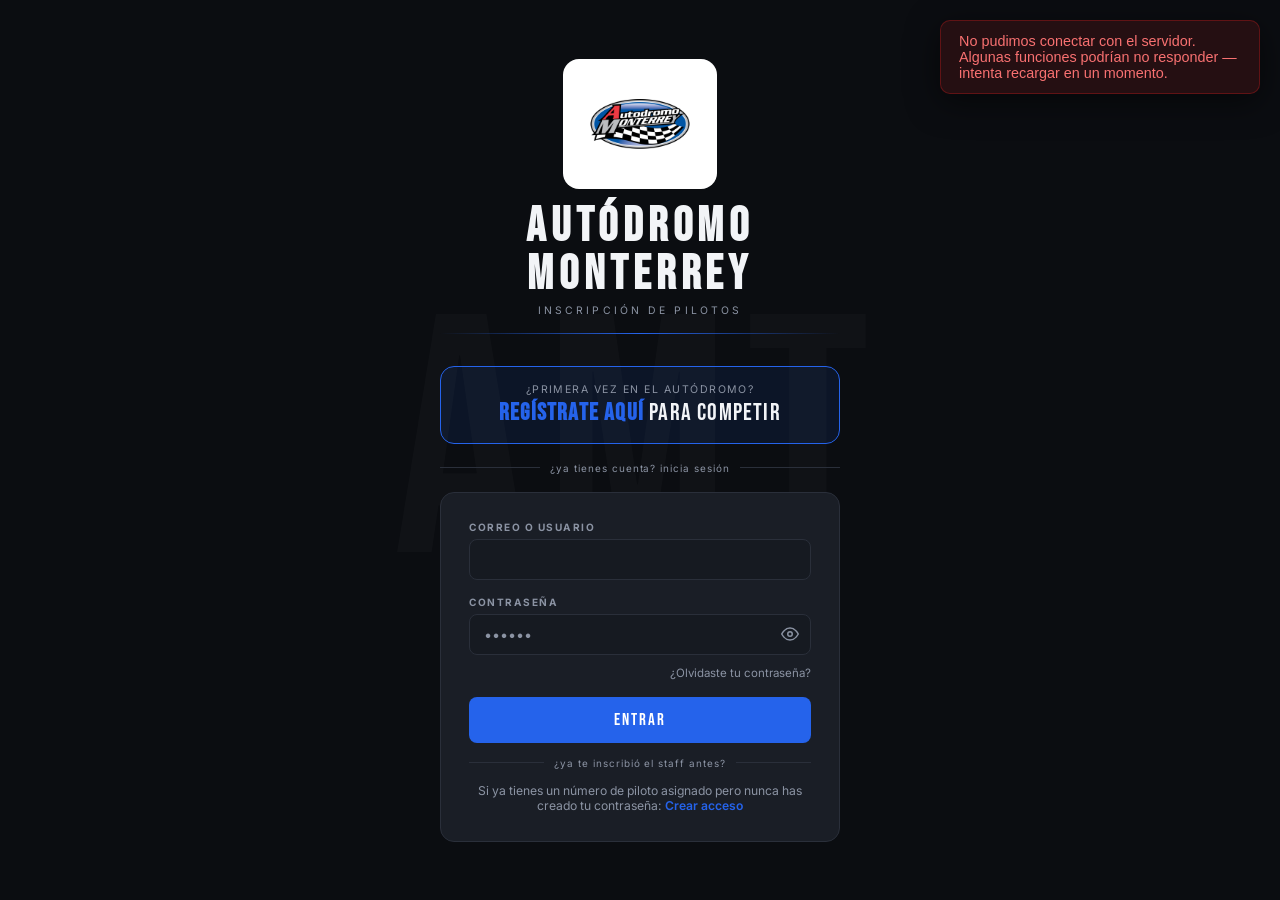
<file: dashboard/inscripciones.html>
<!DOCTYPE html>
<html lang="es">
<head>
  <meta charset="UTF-8" />
  <meta name="viewport" content="width=device-width, initial-scale=1.0" />
  <title>Inscripciones — Autódromo Monterrey</title>
  <link href="https://fonts.googleapis.com/css2?family=Bebas+Neue&family=Barlow:wght@300;400;500;600;700&display=swap" rel="stylesheet" />
  <link rel="stylesheet" href="dashboard.css" />
</head>
<body>
  <aside class="sidebar">
    <div class="sidebar-logo">
      <div class="sidebar-logo-badge"><img src="../assets/logo.png" alt="Autódromo Monterrey" class="sidebar-logo-img" /></div>
    </div>
    <nav class="nav">
      <a href="./"         class="nav-link">Dashboard</a>
      <a href="pilotos.html"       class="nav-link">Pilotos</a>
      <a href="campeonatos.html"   class="nav-link">Campeonatos</a>
      <a href="inscripciones.html" class="nav-link activo">Inscripciones</a>
      <a href="reportes.html"      class="nav-link">Reportes</a>
      <a href="resultados.html"    class="nav-link">Resultados</a>
      <a href="formularios.html"   class="nav-link">Formularios</a>
      <a href="usuarios.html"      class="nav-link solo-admin" style="display:none">Usuarios</a>
    </nav>
    <div class="sidebar-footer">
      <div class="usuario-info">
        <div class="usuario-avatar" id="usuarioAvatar"></div>
        <div><div class="usuario-nombre" id="usuarioNombre"></div><div class="usuario-rol" id="usuarioRol"></div></div>
      </div>
      <button class="btn-logout" onclick="cerrarSesion()">
        <svg width="16" height="16" viewBox="0 0 24 24" fill="none" stroke="currentColor" stroke-width="2"><path d="M9 21H5a2 2 0 0 1-2-2V5a2 2 0 0 1 2-2h4"/><polyline points="16,17 21,12 16,7"/><line x1="21" y1="12" x2="9" y2="12"/></svg>
      </button>
    </div>
  </aside>

  <main class="main">
    <div class="page-header" style="display:flex;align-items:flex-start;justify-content:space-between;flex-wrap:wrap;gap:12px">
      <div>
        <h1 class="page-titulo">Inscripciones</h1>
        <p class="page-sub" id="contadorInsc">Selecciona una etapa para ver inscripciones</p>
      </div>
      <div style="display:flex;gap:8px">
        <button class="btn-secundario" onclick="exportarCSV()" title="Exportar inscripciones actuales a CSV">
          <svg width="14" height="14" viewBox="0 0 24 24" fill="none" stroke="currentColor" stroke-width="2"><path d="M21 15v4a2 2 0 0 1-2 2H5a2 2 0 0 1-2-2v-4"/><polyline points="7,10 12,15 17,10"/><line x1="12" y1="15" x2="12" y2="3"/></svg>
          CSV
        </button>
        <button class="btn-primario" id="btnNuevaInsc" onclick="abrirModalInscripcion()">
          <svg width="14" height="14" viewBox="0 0 24 24" fill="none" stroke="currentColor" stroke-width="2.5"><line x1="12" y1="5" x2="12" y2="19"/><line x1="5" y1="12" x2="19" y2="12"/></svg>
          Inscribir Piloto
        </button>
      </div>
    </div>

    <!-- Filtros en cascada: campeonato → etapa -->
    <div class="barra-filtros">
      <select class="select" id="filtroCampeonato" onchange="onFiltroCampChange()">
        <option value="">Selecciona un campeonato...</option>
      </select>
      <select class="select" id="filtroEtapa" onchange="cargarInscripciones()">
        <option value="">Todas las etapas</option>
      </select>
      <select class="select" id="filtroCategoria" onchange="cargarInscripciones()">
        <option value="">Todas las categorías</option>
      </select>
      <select class="select" id="filtroEstatus" onchange="cargarInscripciones()">
        <option value="">Todos los estatus</option>
        <option>Pendiente</option><option>Pagado</option><option>Descalificado</option>
      </select>
      <input class="input" type="text" id="inputBuscar" placeholder="Buscar nombre o número..." oninput="filtrarTabla()" />
      <button class="btn-secundario" id="btnPagaronHoy" onclick="togglePagaronHoy()" title="Mostrar solo quienes pagaron hoy" style="white-space:nowrap">
        <svg width="14" height="14" viewBox="0 0 24 24" fill="none" stroke="currentColor" stroke-width="2"><rect x="3" y="4" width="18" height="18" rx="2" ry="2"/><line x1="16" y1="2" x2="16" y2="6"/><line x1="8" y1="2" x2="8" y2="6"/><line x1="3" y1="10" x2="21" y2="10"/></svg>
        Hoy
      </button>
    </div>

    <div class="card tabla-card">
      <div class="tabla-wrap">
        <table class="tabla">
          <thead>
            <tr>
              <th>#</th><th>Piloto</th><th>Sangre</th><th>Categoría</th><th>Etapa</th><th>Vehículo</th><th>Estatus</th><th>Acciones</th>
            </tr>
          </thead>
          <tbody id="tbodyInsc">
            <tr><td colspan="8" class="td-vacio">Selecciona un campeonato para ver las inscripciones</td></tr>
          </tbody>
        </table>
      </div>
    </div>
  </main>

  <!-- Modal inscripción -->
  <div class="modal-overlay" id="modalInsc" style="display:none">
    <div class="modal">
      <div class="modal-header">
        <span class="modal-titulo">Inscribir Piloto</span>
        <button class="modal-cerrar" onclick="cerrarModalInsc()">
          <svg width="18" height="18" viewBox="0 0 24 24" fill="none" stroke="currentColor" stroke-width="2"><line x1="18" y1="6" x2="6" y2="18"/><line x1="6" y1="6" x2="18" y2="18"/></svg>
        </button>
      </div>
      <div class="modal-body">
        <div class="campo">
          <label class="etiqueta">Buscar por número de piloto</label>
          <div style="display:flex;gap:8px">
            <input class="input" type="number" id="iBuscarNum" min="1" max="999" placeholder="Ej: 42" style="width:120px;flex-shrink:0" oninput="buscarPilotoPorNumero(this.value)"/>
            <select class="select" id="iPiloto" required style="flex:1">
              <option value="">— o selecciona de la lista —</option>
            </select>
          </div>
          <div id="infoPilotoBuscado" style="font-size:0.75rem;margin-top:4px;color:#4ade80;display:none"></div>
        </div>
        <div class="grid-2" style="margin-top:12px">
          <div class="campo">
            <label class="etiqueta">Campeonato *</label>
            <select class="select" id="iCampeonato" onchange="onModalCampChange()" required>
              <option value="">Seleccionar campeonato...</option>
            </select>
          </div>
          <div class="campo">
            <label class="etiqueta">Etapa *</label>
            <select class="select" id="iEtapa" required>
              <option value="">Seleccionar etapa...</option>
            </select>
          </div>
          <div class="campo">
            <label class="etiqueta">Número de Piloto *</label>
            <input class="input" type="number" id="iNumero" min="1" max="999" placeholder="Ej: 42" required />
          </div>
          <div class="campo">
            <div style="font-size:0.7rem;color:var(--muted);margin-top:22px">Un piloto puede inscribirse en varias categorías</div>
          </div>
          <div class="campo col-2">
            <label class="etiqueta">Categoría(s) * <span style="font-weight:400;text-transform:none">— puedes elegir varias</span></label>
            <div id="gridCategorias" style="display:grid;grid-template-columns:repeat(3,1fr);gap:8px;margin-top:4px"></div>
          </div>
          <div class="campo">
            <label class="etiqueta">Marca *</label>
            <select class="input" id="iVehiculo" required></select>
            <input class="input" id="iVehiculo_otra" placeholder="Escribe la marca" style="display:none;margin-top:6px" />
          </div>
          <div class="campo">
            <label class="etiqueta">Año</label>
            <input class="input" type="number" id="iAnio" placeholder="Ej: 2022" />
          </div>
          <div class="campo">
            <label class="etiqueta">Modelo</label>
            <input class="input" id="iModelo" placeholder="Ej: Rookie EVO" />
          </div>
          <div class="campo">
            <label class="etiqueta">Color</label>
            <input class="input" id="iColor" placeholder="Ej: Rojo/Blanco" />
          </div>
          <div class="campo col-2">
            <label class="etiqueta">Apodo / Referencia</label>
            <input class="input" id="iApodo" placeholder='Ej: "El Toro" (opcional)' />
          </div>
        </div>
      </div>
      <div class="modal-footer">
        <button class="btn-secundario flex-1" onclick="cerrarModalInsc()">Cancelar</button>
        <button class="btn-primario flex-1" id="btnInscribir" onclick="guardarInscripcion()">Inscribir</button>
      </div>
    </div>
  </div>

  <!-- Modal cobro (solo Efectivo / Transferencia) -->
  <div class="modal-overlay" id="modalCobro" style="display:none">
    <div class="modal" style="max-width:380px">
      <div class="modal-header">
        <span class="modal-titulo">Registrar Pago</span>
        <button class="modal-cerrar" onclick="cerrarModalCobro()">
          <svg width="18" height="18" viewBox="0 0 24 24" fill="none" stroke="currentColor" stroke-width="2"><line x1="18" y1="6" x2="6" y2="18"/><line x1="6" y1="6" x2="18" y2="18"/></svg>
        </button>
      </div>
      <div class="modal-body">
        <div id="infoCobro" style="background:var(--dark);border:1px solid var(--borde);border-radius:10px;padding:16px;margin-bottom:16px"></div>
        <div class="campo">
          <label class="etiqueta">Método de Pago</label>
          <div style="display:grid;grid-template-columns:1fr 1fr 1fr;gap:8px" id="gridMetodoPago">
            <button class="metodo-btn activo" onclick="seleccionarMetodo('Efectivo',this)">
              <svg width="14" height="14" viewBox="0 0 24 24" fill="none" stroke="currentColor" stroke-width="2" style="margin-right:4px"><line x1="12" y1="1" x2="12" y2="23"/><path d="M17 5H9.5a3.5 3.5 0 0 0 0 7h5a3.5 3.5 0 0 1 0 7H6"/></svg>
              Efectivo
            </button>
            <button class="metodo-btn" onclick="seleccionarMetodo('Transferencia',this)">
              <svg width="14" height="14" viewBox="0 0 24 24" fill="none" stroke="currentColor" stroke-width="2" style="margin-right:4px"><polyline points="17,1 21,5 17,9"/><path d="M3,11V9a4,4,0,0,1,4-4h14"/><polyline points="7,23 3,19 7,15"/><path d="M21,13v2a4,4,0,0,1-4,4H3"/></svg>
              Transferencia
            </button>
            <button class="metodo-btn" onclick="seleccionarMetodo('Intercambio',this)">
              <svg width="14" height="14" viewBox="0 0 24 24" fill="none" stroke="currentColor" stroke-width="2" style="margin-right:4px"><polyline points="16,3 21,3 21,8"/><line x1="4" y1="20" x2="21" y2="3"/><polyline points="21,16 21,21 16,21"/><line x1="15" y1="15" x2="21" y2="21"/><line x1="4" y1="4" x2="9" y2="9"/></svg>
              Intercambio
            </button>
          </div>
        </div>
        <div class="campo" style="margin-top:12px">
          <label class="etiqueta">Monto (opcional)</label>
          <input class="input" type="number" step="0.01" id="iMonto" placeholder="0.00" />
        </div>
      </div>
      <div class="modal-footer">
        <button class="btn-secundario flex-1" onclick="cerrarModalCobro()">Cancelar</button>
        <button class="btn-exito flex-1" id="btnConfirmarPago" onclick="confirmarPago()">
          <svg width="14" height="14" viewBox="0 0 24 24" fill="none" stroke="currentColor" stroke-width="2.5"><polyline points="20,6 9,17 4,12"/></svg>
          Confirmar Pago
        </button>
      </div>
    </div>
  </div>

  <!-- Modal editar vehículo (único campo que torre puede modificar) -->
  <div class="modal-overlay" id="modalVehiculo" style="display:none">
    <div class="modal" style="max-width:400px">
      <div class="modal-header">
        <span class="modal-titulo">Editar Vehículo</span>
        <button class="modal-cerrar" onclick="cerrarModalVehiculo()">
          <svg width="18" height="18" viewBox="0 0 24 24" fill="none" stroke="currentColor" stroke-width="2"><line x1="18" y1="6" x2="6" y2="18"/><line x1="6" y1="6" x2="18" y2="18"/></svg>
        </button>
      </div>
      <div class="modal-body">
        <div id="infoVehiculo" style="font-size:0.82rem;color:var(--muted);margin-bottom:14px"></div>
        <div class="campo">
          <label class="etiqueta">Marca *</label>
          <select class="input" id="vMarca"></select>
          <input class="input" id="vMarca_otra" placeholder="Escribe la marca" style="display:none;margin-top:6px" />
        </div>
        <div class="grid-2" style="margin-top:10px">
          <div class="campo"><label class="etiqueta">Modelo</label><input class="input" id="vModelo" /></div>
          <div class="campo"><label class="etiqueta">Año</label><input class="input" type="number" id="vAnio" /></div>
          <div class="campo"><label class="etiqueta">Color</label><input class="input" id="vColor" /></div>
          <div class="campo"><label class="etiqueta">Apodo</label><input class="input" id="vApodo" /></div>
        </div>
      </div>
      <div class="modal-footer">
        <button class="btn-secundario flex-1" onclick="cerrarModalVehiculo()">Cancelar</button>
        <button class="btn-primario flex-1" id="btnGuardarVehiculo" onclick="guardarVehiculo()">Guardar</button>
      </div>
    </div>
  </div>

  <style>
    .metodo-btn {
      padding: 10px 8px; border-radius: 8px; font-family: 'Barlow',sans-serif;
      font-size: 0.72rem; font-weight: 700; letter-spacing: 0.08em; text-transform: uppercase;
      cursor: pointer; border: 1px solid var(--borde); background: var(--dark); color: var(--muted);
      transition: all 0.18s; display: flex; align-items: center; justify-content: center;
    }
    .metodo-btn.activo { background: rgba(37,99,235,0.15); border-color: rgba(37,99,235,0.4); color: var(--rojo); }
    .cat-btn {
      padding: 8px 6px; border-radius: 8px; font-family: 'Barlow',sans-serif;
      font-size: 0.72rem; font-weight: 700; letter-spacing: 0.08em; text-transform: uppercase;
      cursor: pointer; border: 1px solid var(--borde); background: var(--dark); color: var(--muted);
      transition: all 0.18s; text-align: center;
    }
    .cat-btn.activo { color: var(--texto); }
  </style>

  <script src="../admin/config.js"></script>
  <script>
    requerirSesion();
    const usuario = obtenerUsuario();

    // Mismo patrón que backend/utils/validadores.js — mantenerlos iguales si se ajusta uno.
    const VEHICULOS_BLOQUEADOS = ["bicicleta","bici","bicicross","patin del diablo","patineta","monopatin",
      "patin","patines","scooter","patinete","skateboard","longboard","avion","avioneta","helicoptero",
      "dron","drone","triciclo","carreta","carreton","caballo","bestia"];
    function vehiculoValido(texto){
      if(!texto) return true;
      const limpio = texto.normalize('NFD').replace(/[̀-ͯ]/g,'').toLowerCase();
      return !VEHICULOS_BLOQUEADOS.some(p => new RegExp(`\\b${p}\\b`).test(limpio));
    }

    // Menú de marcas para no depender de que cada quien escriba a mano — con
    // salida "Otra marca" para no bloquear a nadie cuya marca no esté en la lista.
    const MARCAS_VEHICULO = {
      'Autos': ['Acura','Audi','BMW','Buick','Chevrolet','Chrysler','Datsun','Dodge','Fiat','Ford','Honda',
        'Hyundai','Infiniti','Jeep','Kia','Lexus','Mazda','Mercedes-Benz','Mercury','MINI','Mitsubishi',
        'Nissan','Oldsmobile','Peugeot','Plymouth','Pontiac','Porsche','Renault','SEAT','Subaru','Toyota',
        'Volkswagen','Volvo'],
      'Karts': ['Tony Kart','CRG','OTK','Birel ART','Righetti Ridolfi','Kosmic','Sodikart','Praga','Energy Kart','Parolin','Intrepid'],
    };
    function crearSelectorMarca(id){
      const sel = document.getElementById(id);
      if(!sel) return;
      let html = '<option value="">Selecciona una marca...</option>';
      for(const [grupo, marcas] of Object.entries(MARCAS_VEHICULO)){
        html += `<optgroup label="${grupo}">` + marcas.map(m=>`<option>${m}</option>`).join('') + '</optgroup>';
      }
      html += '<option value="__otra__">Otra marca (especificar)</option>';
      sel.innerHTML = html;
      const otra = document.getElementById(id+'_otra');
      sel.addEventListener('change', () => {
        if(sel.value === '__otra__'){ otra.style.display='block'; otra.focus(); }
        else { otra.style.display='none'; otra.value=''; }
      });
    }
    function valorMarca(id){
      const sel = document.getElementById(id);
      if(!sel) return '';
      return sel.value === '__otra__' ? (document.getElementById(id+'_otra')?.value.trim() || '') : sel.value;
    }
    function fijarValorMarca(id, valor){
      const sel = document.getElementById(id), otra = document.getElementById(id+'_otra');
      const opciones = [...sel.options].map(o => o.value || o.textContent);
      if(valor && opciones.includes(valor)){ sel.value = valor; otra.style.display='none'; otra.value=''; }
      else if(valor){ sel.value = '__otra__'; otra.style.display='block'; otra.value = valor; }
      else { sel.value = ''; otra.style.display='none'; otra.value=''; }
    }
    crearSelectorMarca('iVehiculo');
    crearSelectorMarca('vMarca');

    document.getElementById('usuarioAvatar').textContent = usuario.nombre[0].toUpperCase();
    document.getElementById('usuarioNombre').textContent = usuario.nombre;
    document.getElementById('usuarioRol').textContent    = usuario.rol;
    if (usuario.rol === 'admin') {
      document.querySelectorAll('.solo-admin').forEach(el => el.style.display = 'flex');
    }
    if (usuario.rol === 'torre') {
      document.getElementById('btnNuevaInsc').style.display = 'none';
      document.querySelector('a[href="formularios.html"]').style.display = 'none';
    }

    // Cambiar estatus (pendiente / pagado / descalificado) es tarea de torre; staff ya no.
    const puedeCambiarEstatus = usuario.rol === 'torre' || usuario.rol === 'admin';
    let todasCategorias = [], campeonatos = [], pilotos = [];
    let inscripcionesActuales = [];
    const categoriasSeleccionadas = new Set();
    let catsModal = []; // categorías del modal (para las reglas de categoría única)
    let metodoPagoSeleccionado = 'Efectivo';
    let inscripcionCobroId = null;

    async function inicializar() {
      try {
        [campeonatos, todasCategorias, pilotos] = await Promise.all([
          apiFetch('/campeonatos'),
          apiFetch('/categorias'),
          apiFetch('/pilotos'),
        ]);

        // Filtro: selector campeonato
        const filtroCamp = document.getElementById('filtroCampeonato');
        filtroCamp.innerHTML = '<option value="">Selecciona un campeonato...</option>' +
          campeonatos.map(c => `<option value="${c.id}">${esc(c.nombre)}</option>`).join('');

        // Filtro: categorías
        document.getElementById('filtroCategoria').innerHTML =
          '<option value="">Todas las categorías</option>' +
          todasCategorias.map(c => `<option value="${c.id}">${esc(c.nombre)}</option>`).join('');

        // Modal: campeonatos
        document.getElementById('iCampeonato').innerHTML =
          '<option value="">Seleccionar campeonato...</option>' +
          campeonatos.map(c => `<option value="${c.id}">${esc(c.nombre)}</option>`).join('');

        // Modal: pilotos
        document.getElementById('iPiloto').innerHTML =
          '<option value="">Seleccionar piloto...</option>' +
          pilotos.map(p => `<option value="${p.id}">${esc(p.nombre_completo)}${p.numero_piloto ? ' #'+p.numero_piloto : ''}</option>`).join('');

        // Leer URL params
        const params = new URLSearchParams(window.location.search);
        const campId = params.get('campeonato_id');
        const etapaId = params.get('etapa_id');
        const pilotoId = params.get('piloto_id');

        if (campId) {
          filtroCamp.value = campId;
          await onFiltroCampChange();
          if (etapaId) {
            document.getElementById('filtroEtapa').value = etapaId;
          }
          cargarInscripciones();
        } else if (campeonatos.length > 0) {
          filtroCamp.value = campeonatos[0].id;
          await onFiltroCampChange();
          cargarInscripciones();
        }

        if (pilotoId) {
          abrirModalInscripcion();
          document.getElementById('iPiloto').value = pilotoId;
          if (campeonatos.length > 0) {
            document.getElementById('iCampeonato').value = campeonatos[0].id;
            await onModalCampChange();
          }
        }
      } catch (err) { mostrarToast(err.message, 'error'); }
    }

    let filtroCampReqId = 0; // evita que una respuesta vieja pise a la más nueva si se cambia rápido
    async function onFiltroCampChange() {
      const campId = document.getElementById('filtroCampeonato').value;
      const miReqId = ++filtroCampReqId;
      const etapaSelect = document.getElementById('filtroEtapa');
      etapaSelect.innerHTML = '<option value="">Todas las etapas</option>';
      if (!campId) return;
      try {
        const etapas = await apiFetch(`/campeonatos/${campId}/etapas`);
        if (miReqId !== filtroCampReqId) return;
        etapaSelect.innerHTML = '<option value="">Todas las etapas</option>' +
          etapas.map(e => `<option value="${e.id}">Etapa ${e.numero} — ${esc(e.nombre)} (${formatFecha(e.fecha)})</option>`).join('');
      } catch {}
      if (miReqId === filtroCampReqId) cargarInscripciones();
    }

    let modalCampReqId = 0; // evita que una respuesta vieja pise a la más nueva si se cambia rápido
    async function onModalCampChange() {
      const campId = document.getElementById('iCampeonato').value;
      const miReqId = ++modalCampReqId;
      categoriasSeleccionadas.clear();
      document.getElementById('gridCategorias').innerHTML = '';
      const etapaSelect = document.getElementById('iEtapa');
      etapaSelect.innerHTML = '<option value="">Seleccionar etapa...</option>';
      if (!campId) return;
      try {
        const [etapas, cats] = await Promise.all([
          apiFetch(`/campeonatos/${campId}/etapas`),
          apiFetch(`/campeonatos/${campId}/categorias`),
        ]);
        if (miReqId !== modalCampReqId) return; // el usuario ya eligió otro campeonato
        etapaSelect.innerHTML = '<option value="">Seleccionar etapa...</option>' +
          etapas.map(e => `<option value="${e.id}">Etapa ${e.numero} — ${esc(e.nombre)} (${formatFecha(e.fecha)})</option>`).join('');
        // Si el campeonato no tiene categorías asignadas, usar todas las disponibles
        const catsFinal = cats.length > 0 ? cats : todasCategorias;
        renderCatGrid(catsFinal, cats.length === 0);
      } catch {}
    }

    function renderCatGrid(cats, esFallback = false) {
      catsModal = cats;
      const grid = document.getElementById('gridCategorias');
      if (cats.length === 0) {
        grid.innerHTML = '<div style="grid-column:span 3;color:var(--muted);font-size:0.8rem">Sin categorías disponibles</div>';
        return;
      }
      grid.innerHTML = (esFallback ? `<div style="grid-column:span 3;font-size:0.72rem;color:#fbbf24;margin-bottom:4px">⚠ Campeonato sin categorías asignadas — mostrando todas</div>` : '') +
        cats.map(c => {
          const precio = c.costo ?? c.costo_default ?? null;
          const reglas = etiquetaReglasCategoria(c);
          return `<button type="button" class="cat-btn" data-id="${c.id}" data-color="${c.color}" data-costo="${precio ?? ''}"
            onclick="seleccionarCategoria(${c.id},'${c.color}',${precio ?? 'null'},this)">
            <div>${esc(c.nombre)}</div>
            ${reglas ? `<div style="font-size:0.62rem;font-weight:500;color:#fbbf24;margin-top:2px">${esc(reglas)}</div>` : ''}
            ${precio ? `<div style="font-size:0.65rem;font-weight:400;opacity:0.7;margin-top:2px">$${Number(precio).toLocaleString('es-MX')}</div>` : ''}
          </button>`;
        }).join('');
    }

    async function cargarInscripciones() {
      const campId  = document.getElementById('filtroCampeonato').value;
      const etapaId = document.getElementById('filtroEtapa').value;
      const catId   = document.getElementById('filtroCategoria').value;
      const estatus = document.getElementById('filtroEstatus').value;
      if (!campId) {
        document.getElementById('tbodyInsc').innerHTML =
          '<tr><td colspan="8" class="td-vacio">Selecciona un campeonato</td></tr>';
        return;
      }
      try {
        let url = etapaId
          ? `/inscripciones?etapa_id=${etapaId}`
          : `/inscripciones?campeonato_id=${campId}`;
        if (catId)   url += `&categoria_id=${catId}`;
        if (estatus) url += `&estatus=${estatus}`;
        inscripcionesActuales = await apiFetch(url);
        filtrarTabla();
        const pagados    = inscripcionesActuales.filter(i => i.estatus === 'Pagado').length;
        const pendientes = inscripcionesActuales.filter(i => i.estatus === 'Pendiente').length;
        document.getElementById('contadorInsc').textContent =
          `${inscripcionesActuales.length} inscripción(es) · ${pagados} pagados · ${pendientes} pendientes`;
      } catch (err) { mostrarToast(err.message, 'error'); }
    }

    let filtroPagaronHoy = false;

    function togglePagaronHoy() {
      filtroPagaronHoy = !filtroPagaronHoy;
      const btn = document.getElementById('btnPagaronHoy');
      btn.style.borderColor = filtroPagaronHoy ? 'rgba(21,128,61,0.5)' : '';
      btn.style.color = filtroPagaronHoy ? '#4ade80' : '';
      filtrarTabla();
    }

    function filtrarTabla() {
      const buscar = document.getElementById('inputBuscar').value.toLowerCase();
      let filtrados = inscripcionesActuales.filter(i =>
        !buscar ||
        i.piloto_nombre.toLowerCase().includes(buscar) ||
        String(i.numero_piloto).includes(buscar)
      );
      if (filtroPagaronHoy) {
        const ahora = new Date();
        const hoy = `${ahora.getFullYear()}-${String(ahora.getMonth() + 1).padStart(2, '0')}-${String(ahora.getDate()).padStart(2, '0')}`;
        filtrados = filtrados.filter(i => {
          if (i.estatus !== 'Pagado' || !i.pagado_en) return false;
          const d = new Date(i.pagado_en);
          const fechaPago = `${d.getFullYear()}-${String(d.getMonth() + 1).padStart(2, '0')}-${String(d.getDate()).padStart(2, '0')}`;
          return fechaPago === hoy;
        });
      }
      renderizarTabla(filtrados);
    }

    function exportarCSV() {
      if (!inscripcionesActuales.length) return mostrarToast('Sin inscripciones para exportar', 'advertencia');
      let cols   = ['numero_piloto','piloto_nombre','tipo_sangre','categoria_nombre','etapa_nombre','vehiculo','modelo_vehiculo','anio_vehiculo','color_vehiculo','apodo_vehiculo','estatus','metodo_pago','monto_pago','pagado_en'];
      let heads  = ['#','Piloto','Sangre','Categoría','Etapa','Vehículo','Modelo','Año','Color','Apodo','Estatus','Método pago','Monto','Fecha pago','Cambió de vehículo','Vehículo original'];
      // Montos solo para admin; torre tampoco exporta método de pago.
      const quitar = usuario.rol === 'admin' ? [] : usuario.rol === 'torre' ? ['metodo_pago','monto_pago'] : ['monto_pago'];
      heads = heads.filter((_, idx) => !quitar.includes(cols[idx]));
      cols  = cols.filter(c => !quitar.includes(c));
      const q = v => { if(v==null) return ''; const s=String(v); return (s.includes(',')||s.includes('"')||s.includes('\n')) ? `"${s.replace(/"/g,'""')}"` : s; };
      const rows = [heads.join(','), ...inscripcionesActuales.map(i =>
        [...cols.map(c => q(i[c])), i.cambio_vehiculo ? 'Sí' : '', q(i.cambio_vehiculo ? i.vehiculo_original : '')].join(',')
      )];
      const blob = new Blob(['﻿' + rows.join('\r\n')], { type: 'text/csv;charset=utf-8;' });
      const url  = URL.createObjectURL(blob);
      const a    = document.createElement('a');
      a.href = url;
      a.download = `inscripciones_${new Date().toISOString().slice(0,10)}.csv`;
      a.click();
      URL.revokeObjectURL(url);
    }

    function renderizarTabla(lista) {
      const tbody = document.getElementById('tbodyInsc');
      if (lista.length === 0) {
        tbody.innerHTML = '<tr><td colspan="8" class="td-vacio">Sin inscripciones</td></tr>';
        return;
      }
      tbody.innerHTML = lista.map(i => `
        <tr id="fila-${i.id}">
          <td><span class="num-piloto">${i.numero_piloto}</span></td>
          <td>
            <div style="font-weight:600">${esc(i.piloto_nombre)}</div>
            ${i.auto_registro ? '<div style="font-size:0.72rem;color:#60a5fa">auto-registro</div>' : ''}
          </td>
          <td>${usuario.rol === 'torre' ? '<span style="color:var(--muted)">—</span>' : `<span style="font-family:'Bebas Neue';font-size:1.1rem;color:var(--rojo)">${esc(i.tipo_sangre)}</span>`}</td>
          <td><span style="display:inline-block;padding:2px 8px;border-radius:4px;font-size:0.7rem;font-weight:700;letter-spacing:0.08em;text-transform:uppercase;background:${i.categoria_color}22;color:${i.categoria_color};border:1px solid ${i.categoria_color}44">${esc(i.categoria_nombre)}</span></td>
          <td style="font-size:0.78rem;color:var(--muted)">${i.etapa_nombre ? `Etapa ${i.etapa_numero} — ${esc(i.etapa_nombre)}` : '—'}</td>
          <td style="color:var(--muted);font-size:0.82rem">
            <div${i.cambio_vehiculo ? ' style="color:#fbbf24;font-weight:600"' : ''}>${esc(i.vehiculo)}${i.modelo_vehiculo ? ' ' + esc(i.modelo_vehiculo) : ''}</div>
            ${i.apodo_vehiculo ? `<div style="font-size:0.7rem;color:var(--muted)">"${esc(i.apodo_vehiculo)}"</div>` : ''}
            ${i.cambio_vehiculo ? `<div title="Vehículo original: ${esc(i.vehiculo_original)}" style="display:inline-flex;align-items:center;gap:4px;margin-top:3px;padding:1px 7px;border-radius:9999px;font-size:0.65rem;font-weight:700;letter-spacing:0.05em;text-transform:uppercase;background:rgba(146,64,14,0.15);color:#fbbf24;border:1px solid rgba(146,64,14,0.4)">⚠ Cambió de vehículo</div>` : ''}
          </td>
          <td>
            ${badgeEstatus(i.estatus)}
            ${i.estatus === 'Pagado' && i.metodo_pago ? `<div style="font-size:0.68rem;color:var(--muted);margin-top:2px">${esc(i.metodo_pago)}</div>` : ''}
          </td>
          <td>
            <div style="display:flex;gap:6px;align-items:center">
              ${(usuario.rol !== 'torre' && i.estatus === 'Pendiente') ? `
                <button class="btn-exito" style="padding:6px 12px;font-size:0.7rem" onclick="abrirModalCobro(${i.id})">
                  <svg width="12" height="12" viewBox="0 0 24 24" fill="none" stroke="currentColor" stroke-width="2"><line x1="12" y1="1" x2="12" y2="23"/><path d="M17 5H9.5a3.5 3.5 0 0 0 0 7h5a3.5 3.5 0 0 1 0 7H6"/></svg>
                  Cobrar
                </button>
              ` : ''}
              ${puedeCambiarEstatus ? `
                <select class="select" style="padding:5px 8px;font-size:0.7rem;width:auto" title="Cambiar estatus"
                  onchange="cambiarEstatus(${i.id}, this)">
                  <option value="Pendiente" ${i.estatus === 'Pendiente' ? 'selected' : ''} ${i.pagado_en && i.estatus !== 'Pendiente' ? 'disabled' : ''}>Pendiente</option>
                  <option value="Pagado" ${i.estatus === 'Pagado' ? 'selected' : ''} ${i.pagado_en ? '' : 'disabled'}>Pagado</option>
                  <option value="Descalificado" ${i.estatus === 'Descalificado' ? 'selected' : ''}>Descalificado</option>
                </select>
              ` : ''}
              <button class="btn-secundario" style="padding:6px 10px;font-size:0.7rem" onclick="abrirModalVehiculo(${i.id})" title="Editar vehículo">
                <svg width="12" height="12" viewBox="0 0 24 24" fill="none" stroke="currentColor" stroke-width="2"><path d="M14 16H9m10 0h3v-3.15a1 1 0 0 0-.84-.99L16 11l-2.7-3.6a1 1 0 0 0-.8-.4H5.24a2 2 0 0 0-1.8 1.1l-.8 1.63A6 6 0 0 0 2 12.42V16h2"/><circle cx="6.5" cy="16.5" r="2.5"/><circle cx="16.5" cy="16.5" r="2.5"/></svg>
              </button>
              ${usuario.rol === 'admin' ? `
                <button class="btn-peligro" style="padding:6px 10px;font-size:0.7rem" onclick="eliminarInscripcion(${i.id})" title="Eliminar">
                  <svg width="12" height="12" viewBox="0 0 24 24" fill="none" stroke="currentColor" stroke-width="2"><polyline points="3,6 5,6 21,6"/><path d="M19,6l-1,14H6L5,6"/></svg>
                </button>
              ` : ''}
            </div>
          </td>
        </tr>
      `).join('');
    }

    // ── Modal inscripción ─────────────────────────────────────────────────────
    function abrirModalInscripcion() {
      categoriasSeleccionadas.clear();
      document.getElementById('iBuscarNum').value  = '';
      document.getElementById('infoPilotoBuscado').style.display = 'none';
      document.getElementById('iPiloto').value   = '';
      document.getElementById('iCampeonato').value = '';
      document.getElementById('iEtapa').innerHTML = '<option value="">Seleccionar etapa...</option>';
      document.getElementById('iNumero').value   = '';
      fijarValorMarca('iVehiculo', '');
      document.getElementById('iAnio').value     = '';
      document.getElementById('iModelo').value   = '';
      document.getElementById('iColor').value    = '';
      document.getElementById('iApodo').value    = '';
      document.getElementById('gridCategorias').innerHTML = '';
      document.getElementById('modalInsc').style.display = 'flex';
    }

    function cerrarModalInsc() {
      document.getElementById('modalInsc').style.display = 'none';
      // Cancela cualquier búsqueda pendiente: si no, puede resolver después de
      // reabrir el modal y sobrescribir el piloto que se esté buscando ahora.
      clearTimeout(buscarTimeout);
    }

    let buscarTimeout = null;
    function buscarPilotoPorNumero(val) {
      clearTimeout(buscarTimeout);
      const info = document.getElementById('infoPilotoBuscado');
      if (!val || val < 1) { info.style.display = 'none'; return; }
      buscarTimeout = setTimeout(() => {
        const piloto = pilotos.find(p => p.numero_piloto == val);
        if (piloto) {
          document.getElementById('iPiloto').value = piloto.id;
          document.getElementById('iNumero').value  = piloto.numero_piloto;
          info.textContent = `✓ ${piloto.nombre_completo}`;
          info.style.color = '#4ade80';
          info.style.display = 'block';
        } else {
          info.textContent = '✗ Número no encontrado';
          info.style.color = '#f87171';
          info.style.display = 'block';
        }
      }, 400);
    }

    // Varias categorías por inscripción (antes solo una: cada clic reemplazaba
    // a la anterior y se inscribía únicamente la última elegida).
    function seleccionarCategoria(id, color, costo, btn) {
      const apagar = b => {
        b.classList.remove('activo');
        b.style.background = 'var(--dark)'; b.style.borderColor = 'var(--borde)'; b.style.color = 'var(--muted)';
      };
      if (categoriasSeleccionadas.has(id)) {
        categoriasSeleccionadas.delete(id);
        apagar(btn);
        return;
      }
      // Categoría única (p.ej. Jr Dragster): no se combina con otras.
      for (const otra of idsADeseleccionarPorExclusiva(categoriasSeleccionadas, catsModal, id)) {
        categoriasSeleccionadas.delete(otra);
        const b = document.querySelector(`#gridCategorias .cat-btn[data-id="${otra}"]`);
        if (b) apagar(b);
      }
      categoriasSeleccionadas.add(id);
      btn.classList.add('activo');
      btn.style.background = color + '22';
      btn.style.borderColor = color + '66';
      btn.style.color = color;
    }

    async function guardarInscripcion() {
      const pilotoId  = document.getElementById('iPiloto').value;
      const campId    = document.getElementById('iCampeonato').value;
      const etapaId   = document.getElementById('iEtapa').value;
      const numero    = document.getElementById('iNumero').value;
      const vehiculo  = valorMarca('iVehiculo');

      if (!pilotoId)              return mostrarToast('Selecciona un piloto', 'error');
      if (!campId)                return mostrarToast('Selecciona un campeonato', 'error');
      if (!etapaId)               return mostrarToast('Selecciona una etapa', 'error');
      if (!numero)                return mostrarToast('Ingresa el número de piloto', 'error');
      if (!categoriasSeleccionadas.size) return mostrarToast('Selecciona al menos una categoría', 'error');
      if (!vehiculo)              return mostrarToast('Ingresa la marca del vehículo', 'error');
      if (!vehiculoValido(vehiculo)) return mostrarToast('Ese vehículo no es válido para competir en el autódromo', 'error');

      const btn = document.getElementById('btnInscribir');
      btn.disabled = true; btn.innerHTML = '<span class="spinner"></span>';
      try {
        const res = await apiFetch('/inscripciones', {
          method: 'POST',
          body: JSON.stringify({
            piloto_id:       parseInt(pilotoId),
            campeonato_id:   parseInt(campId),
            etapa_id:        parseInt(etapaId),
            categoria_ids:   [...categoriasSeleccionadas],
            numero_piloto:   parseInt(numero),
            vehiculo,
            anio_vehiculo:   parseInt(document.getElementById('iAnio').value) || null,
            modelo_vehiculo: document.getElementById('iModelo').value || null,
            color_vehiculo:  document.getElementById('iColor').value || null,
            apodo_vehiculo:  document.getElementById('iApodo').value || null,
          }),
        });
        const n = res?.inscripciones?.length || 1;
        mostrarToast(n > 1 ? `Piloto inscrito en ${n} categorías` : 'Piloto inscrito exitosamente');
        cerrarModalInsc();
        document.getElementById('filtroCampeonato').value = campId;
        await onFiltroCampChange();
        document.getElementById('filtroEtapa').value = etapaId;
        cargarInscripciones();
      } catch (err) {
        mostrarToast(err.message, 'error');
      } finally {
        btn.disabled = false; btn.textContent = 'Inscribir';
      }
    }

    // ── Modal cobro ───────────────────────────────────────────────────────────
    function abrirModalCobro(id) {
      const i = inscripcionesActuales.find(x => x.id === id);
      if (!i) return;
      inscripcionCobroId = id;
      metodoPagoSeleccionado = 'Efectivo';
      document.querySelectorAll('.metodo-btn').forEach(b => b.classList.remove('activo'));
      document.querySelectorAll('.metodo-btn')[0].classList.add('activo');
      document.getElementById('iMonto').value = i.costo_categoria ? i.costo_categoria : '';
      document.getElementById('infoCobro').innerHTML = `
        <div style="display:flex;align-items:center;gap:12px">
          <div style="font-family:'Bebas Neue';font-size:2.4rem;color:var(--rojo);line-height:1">#${i.numero_piloto}</div>
          <div>
            <div style="font-weight:700;font-size:1rem">${esc(i.piloto_nombre)}</div>
            <div style="color:var(--muted);font-size:0.82rem">${esc(i.categoria_nombre)}${i.etapa_nombre ? ' — Etapa '+i.etapa_numero : ''}</div>
            <div style="color:var(--muted);font-size:0.78rem">${esc(i.vehiculo)}</div>
          </div>
        </div>
      `;
      document.getElementById('modalCobro').style.display = 'flex';
    }

    function cerrarModalCobro() { document.getElementById('modalCobro').style.display = 'none'; }

    function seleccionarMetodo(metodo, btn) {
      metodoPagoSeleccionado = metodo;
      document.querySelectorAll('.metodo-btn').forEach(b => b.classList.remove('activo'));
      btn.classList.add('activo');
    }

    async function confirmarPago() {
      if (!inscripcionCobroId) return; // sin inscripción elegida no hay nada que cobrar
      const btn = document.getElementById('btnConfirmarPago');
      if (btn.disabled) return; // doble clic: el primer cobro sigue en curso
      btn.disabled = true; btn.innerHTML = '<span class="spinner"></span>';
      try {
        await apiFetch(`/inscripciones/${inscripcionCobroId}/pagar`, {
          method: 'PATCH',
          body: JSON.stringify({
            metodo_pago: metodoPagoSeleccionado,
            monto_pago:  document.getElementById('iMonto').value === '' ? null : parseFloat(document.getElementById('iMonto').value),
          }),
        });
        mostrarToast('Pago registrado correctamente');
        cerrarModalCobro();
        cargarInscripciones();
      } catch (err) {
        mostrarToast(err.message, 'error');
      } finally {
        btn.disabled = false;
        btn.innerHTML = '<svg width="14" height="14" viewBox="0 0 24 24" fill="none" stroke="currentColor" stroke-width="2.5"><polyline points="20,6 9,17 4,12"/></svg> Confirmar Pago';
      }
    }

    // ── Cambiar estatus (solo torre y admin) ────────────────────────────────
    // "Pagado" solo se puede elegir si la inscripción ya tiene un cobro
    // registrado (p.ej. para reactivar a un descalificado que había pagado), y
    // una ya cobrada no vuelve a "Pendiente"; el cobro lo registra staff con "Cobrar".
    async function cambiarEstatus(id, select) {
      const i = inscripcionesActuales.find(x => x.id === id);
      const nuevo = select.value;
      if (!i || nuevo === i.estatus) return;
      const aviso = nuevo === 'Descalificado'
        ? `¿Descalificar a #${i.numero_piloto} ${i.piloto_nombre}?`
        : `¿Cambiar el estatus de #${i.numero_piloto} ${i.piloto_nombre} a "${nuevo}"?`;
      if (!confirm(aviso)) { select.value = i.estatus; return; }
      select.disabled = true;
      try {
        await apiFetch(`/inscripciones/${id}/estatus`, { method: 'PATCH', body: JSON.stringify({ estatus: nuevo }) });
        mostrarToast('Estatus actualizado');
        cargarInscripciones();
      } catch (err) {
        mostrarToast(err.message, 'error');
        select.value = i.estatus;
        select.disabled = false;
      }
    }

    async function eliminarInscripcion(id) {
      if (!confirm('¿Eliminar esta inscripción?')) return;
      try {
        await apiFetch(`/inscripciones/${id}`, { method: 'DELETE' });
        mostrarToast('Inscripción eliminada');
        cargarInscripciones();
      } catch (err) { mostrarToast(err.message, 'error'); }
    }

    // ── Modal editar vehículo ────────────────────────────────────────────────
    let vehiculoInscId = null;

    function abrirModalVehiculo(id) {
      const i = inscripcionesActuales.find(x => x.id === id);
      if (!i) return;
      vehiculoInscId = id;
      document.getElementById('infoVehiculo').textContent = `#${i.numero_piloto} — ${i.piloto_nombre}`;
      fijarValorMarca('vMarca', i.vehiculo || '');
      document.getElementById('vModelo').value = i.modelo_vehiculo || '';
      document.getElementById('vAnio').value   = i.anio_vehiculo || '';
      document.getElementById('vColor').value  = i.color_vehiculo || '';
      document.getElementById('vApodo').value  = i.apodo_vehiculo || '';
      document.getElementById('modalVehiculo').style.display = 'flex';
    }

    function cerrarModalVehiculo() { document.getElementById('modalVehiculo').style.display = 'none'; }

    async function guardarVehiculo() {
      const marca = valorMarca('vMarca');
      if (!marca) return mostrarToast('La marca es obligatoria', 'error');
      if (!vehiculoValido(marca)) return mostrarToast('Ese vehículo no es válido para competir en el autódromo', 'error');
      const btn = document.getElementById('btnGuardarVehiculo');
      btn.disabled = true; btn.innerHTML = '<span class="spinner"></span>';
      try {
        await apiFetch(`/inscripciones/${vehiculoInscId}/vehiculo`, {
          method: 'PATCH',
          body: JSON.stringify({
            vehiculo:        marca,
            modelo_vehiculo: document.getElementById('vModelo').value.trim() || null,
            anio_vehiculo:   parseInt(document.getElementById('vAnio').value) || null,
            color_vehiculo:  document.getElementById('vColor').value.trim() || null,
            apodo_vehiculo:  document.getElementById('vApodo').value.trim() || null,
          }),
        });
        mostrarToast('Vehículo actualizado');
        cerrarModalVehiculo();
        cargarInscripciones();
      } catch (err) { mostrarToast(err.message, 'error'); }
      finally { btn.disabled = false; btn.textContent = 'Guardar'; }
    }

    document.addEventListener('keydown', e => {
      if (e.key === 'Escape') { cerrarModalInsc(); cerrarModalCobro(); cerrarModalVehiculo(); }
    });

    inicializar();
  </script>
</body>
</html>
</file>
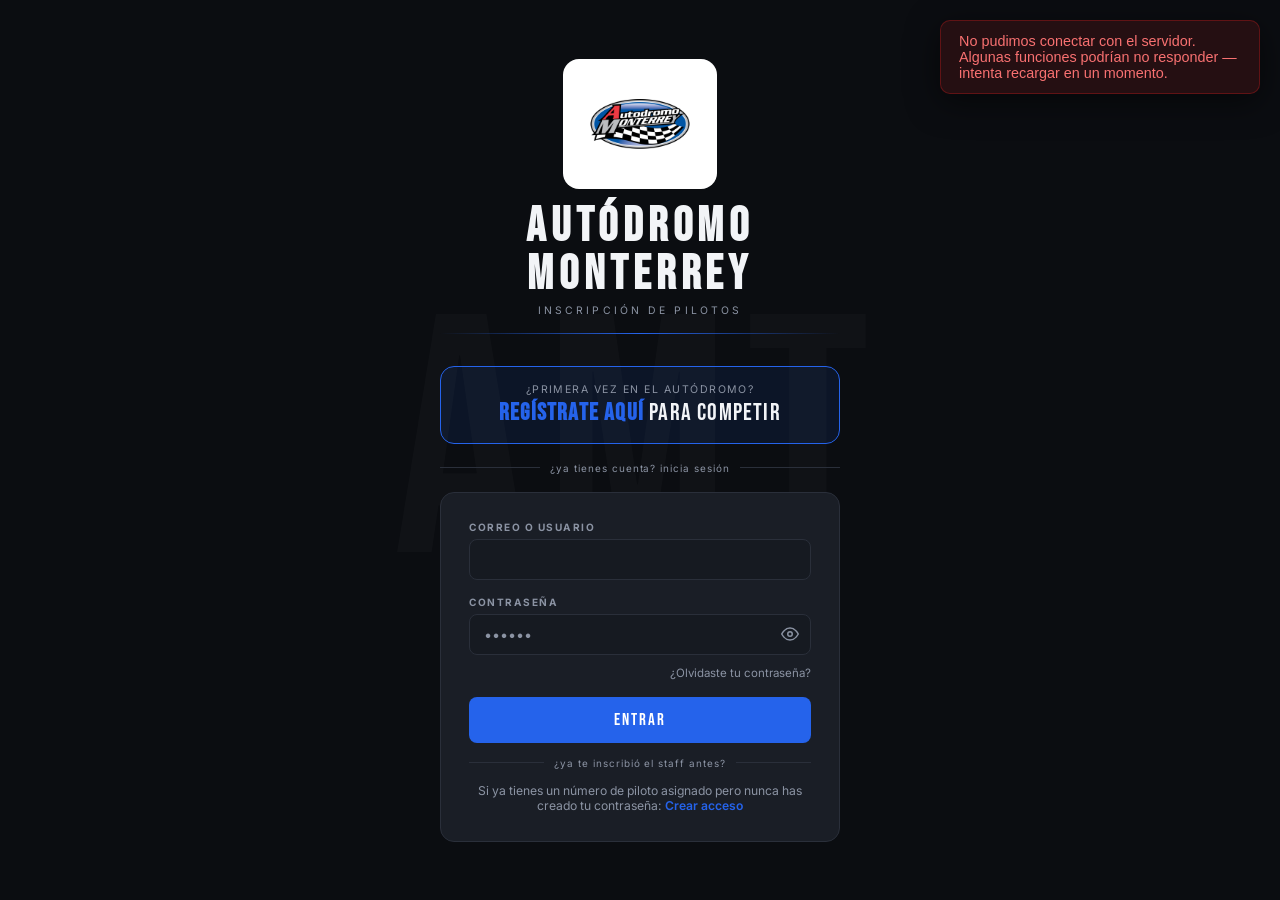
<file: dashboard/pilotos.html>
<!DOCTYPE html>
<html lang="es">
<head>
  <meta charset="UTF-8" />
  <meta name="viewport" content="width=device-width, initial-scale=1.0" />
  <title>Pilotos — Autódromo Monterrey</title>
  <link href="https://fonts.googleapis.com/css2?family=Bebas+Neue&family=Barlow:wght@300;400;500;600;700&display=swap" rel="stylesheet" />
  <link rel="stylesheet" href="dashboard.css" />
</head>
<body>
  <!-- Sidebar idéntico -->
  <aside class="sidebar">
    <div class="sidebar-logo">
      <div class="sidebar-logo-badge"><img src="../assets/logo.png" alt="Autódromo Monterrey" class="sidebar-logo-img" /></div>
    </div>
    <nav class="nav">
      <a href="./"         class="nav-link">Dashboard</a>
      <a href="pilotos.html"       class="nav-link activo">Pilotos</a>
      <a href="campeonatos.html"   class="nav-link">Campeonatos</a>
      <a href="inscripciones.html" class="nav-link">Inscripciones</a>
      <a href="reportes.html"      class="nav-link">Reportes</a>
      <a href="resultados.html"    class="nav-link">Resultados</a>
      <a href="formularios.html"   class="nav-link">Formularios</a>
      <a href="usuarios.html"      class="nav-link solo-admin" style="display:none">Usuarios</a>
    </nav>
    <div class="sidebar-footer">
      <div class="usuario-info">
        <div class="usuario-avatar" id="usuarioAvatar"></div>
        <div><div class="usuario-nombre" id="usuarioNombre"></div><div class="usuario-rol" id="usuarioRol"></div></div>
      </div>
      <button class="btn-logout" onclick="cerrarSesion()">
        <svg width="16" height="16" viewBox="0 0 24 24" fill="none" stroke="currentColor" stroke-width="2"><path d="M9 21H5a2 2 0 0 1-2-2V5a2 2 0 0 1 2-2h4"/><polyline points="16,17 21,12 16,7"/><line x1="21" y1="12" x2="9" y2="12"/></svg>
      </button>
    </div>
  </aside>

  <main class="main">
    <div class="page-header" style="display:flex;align-items:flex-start;justify-content:space-between">
      <div>
        <h1 class="page-titulo">Pilotos</h1>
        <p class="page-sub" id="contadorPilotos">Cargando...</p>
      </div>
      <button class="btn-primario" id="btnNuevoPiloto" onclick="abrirModal()">
        <svg width="14" height="14" viewBox="0 0 24 24" fill="none" stroke="currentColor" stroke-width="2.5"><line x1="12" y1="5" x2="12" y2="19"/><line x1="5" y1="12" x2="19" y2="12"/></svg>
        Nuevo Piloto
      </button>
    </div>

    <!-- Filtros -->
    <div class="barra-filtros">
      <input class="input" type="text" id="inputBuscar" placeholder="Buscar por nombre, número, categoría, email o teléfono..." oninput="filtrarPilotos()" />
      <select class="select" id="filtroLicencia" onchange="filtrarPilotos()">
        <option value="">Todos los estatus de licencia</option>
        <option>Vigente</option><option>Vencida</option><option>Suspendida</option>
      </select>
      <select class="select" id="filtroVencimiento" onchange="filtrarPilotos()">
        <option value="">Cualquier vencimiento</option>
        <option value="vencida">Ya vencidas</option>
        <option value="30">Vencen en 30 días</option>
        <option value="90">Vencen en 90 días</option>
        <option value="sin_fecha">Sin fecha registrada</option>
      </select>
      <select class="select" id="filtroActividad" onchange="filtrarPilotos()">
        <option value="">Toda la actividad</option>
        <option value="activo">Con actividad reciente</option>
        <option value="inactivo">Sin actividad reciente</option>
        <option value="nuevo">Nunca ha competido</option>
      </select>
    </div>

    <div class="card tabla-card">
      <div class="tabla-wrap">
        <table class="tabla">
          <thead>
            <tr>
              <th>Piloto</th><th id="thSangre">Sangre</th><th id="thTelefono">Teléfono</th><th id="thNacionalidad">Nacionalidad</th><th>Licencia</th><th>Estatus</th><th>Última etapa</th><th>Carreras</th><th></th>
            </tr>
          </thead>
          <tbody id="tbodyPilotos">
            <tr><td colspan="8" class="td-vacio">Cargando...</td></tr>
          </tbody>
        </table>
      </div>
    </div>
  </main>

  <!-- Modal piloto -->
  <div class="modal-overlay" id="modalPiloto" style="display:none">
    <div class="modal modal-lg">
      <div class="modal-header">
        <span class="modal-titulo" id="modalTitulo">Nuevo Piloto</span>
        <button class="modal-cerrar" onclick="cerrarModal()">
          <svg width="18" height="18" viewBox="0 0 24 24" fill="none" stroke="currentColor" stroke-width="2"><line x1="18" y1="6" x2="6" y2="18"/><line x1="6" y1="6" x2="18" y2="18"/></svg>
        </button>
      </div>
      <div class="modal-body">
        <form id="formPiloto" novalidate>
          <input type="hidden" id="pilotoId" />
          <div class="campo col-2">
            <label class="etiqueta">Nombre Completo *</label>
            <input class="input" id="fNombre" required placeholder="Nombre completo del piloto" />
          </div>
          <div class="grid-2" style="margin-top:12px">
            <div class="campo">
              <label class="etiqueta">Número de Piloto</label>
              <input class="input" id="fNumero" type="number" min="1" inputmode="numeric" placeholder="Ej. 42" />
              <div style="font-size:0.7rem;color:var(--muted);margin-top:4px">Necesario para que el piloto pueda inscribirse desde su panel.</div>
            </div>
            <div class="campo">
              <label class="etiqueta">Teléfono</label>
              <input class="input" id="fTelefono" type="tel" inputmode="numeric" maxlength="10" placeholder="8112345678" />
            </div>
            <div class="campo">
              <label class="etiqueta">Email</label>
              <input class="input" type="email" id="fEmail" placeholder="correo@ejemplo.com" />
            </div>
            <div class="campo">
              <label class="etiqueta">Tipo de Sangre *</label>
              <select class="select" id="fSangre" required>
                <option>O+</option><option>O-</option><option>A+</option><option>A-</option>
                <option>B+</option><option>B-</option><option>AB+</option><option>AB-</option>
              </select>
            </div>
            <div class="campo">
              <label class="etiqueta">Estatus Licencia</label>
              <select class="select" id="fEstatusLicencia">
                <option>Vigente</option><option>Vencida</option><option>Suspendida</option>
              </select>
            </div>
            <div class="campo">
              <label class="etiqueta">Número de Licencia</label>
              <input class="input" id="fLicencia" placeholder="LIC-000" />
            </div>
            <div class="campo">
              <label class="etiqueta">Vencimiento de Licencia</label>
              <input class="input" type="date" id="fVencimientoLicencia" />
            </div>
            <div class="campo">
              <label class="etiqueta">Nacionalidad</label>
              <select class="select" id="fNacionalidad">
                <option>Mexicana</option><option>Estadounidense</option><option>Canadiense</option>
                <option>Brasileña</option><option>Argentina</option><option>Otra</option>
              </select>
            </div>
            <div class="campo">
              <label class="etiqueta">Fecha de Nacimiento</label>
              <input class="input" type="date" id="fNacimiento" />
            </div>
            <div class="campo">
              <label class="etiqueta">Contacto de Emergencia</label>
              <input class="input" id="fEmergencia" placeholder="Nombre del familiar" />
            </div>
            <div class="campo">
              <label class="etiqueta">Tel. Emergencia</label>
              <input class="input" id="fTelEmergencia" type="tel" inputmode="numeric" maxlength="10" placeholder="8100000000" />
            </div>
            <div class="campo col-2">
              <label class="etiqueta">Dirección</label>
              <input class="input" id="fDireccion" placeholder="Calle, número, colonia" />
            </div>
            <div class="campo">
              <label class="etiqueta">Ciudad</label>
              <input class="input" id="fCiudad" placeholder="Monterrey" value="Monterrey" />
            </div>
            <div class="campo">
              <label class="etiqueta">Estado</label>
              <input class="input" id="fEstado" placeholder="Nuevo León" value="Nuevo León" />
            </div>
            <div class="campo col-2">
              <label class="etiqueta">Notas</label>
              <textarea class="textarea" id="fNotas" placeholder="Notas adicionales..."></textarea>
            </div>
          </div>
        </form>
      </div>
      <div class="modal-footer">
        <button class="btn-secundario flex-1" onclick="cerrarModal()">Cancelar</button>
        <button class="btn-primario flex-1" id="btnGuardar" onclick="guardarPiloto()">Registrar Piloto</button>
      </div>
    </div>
  </div>

  <!-- Menú de acciones (kebab), compartido por todas las filas -->
  <div class="menu-dropdown" id="menuAcciones"></div>

  <input type="hidden" id="fotoAdminId" />
  <input type="file" id="fotoAdminInput" accept="image/jpeg,image/png,image/webp" style="display:none" onchange="subirFotoAdmin()" />

  <!-- Lightbox: ver foto de perfil en grande -->
  <div class="modal-overlay" id="modalFotoGrande" style="display:none" onclick="if(event.target===this)cerrarFotoGrande()">
    <div style="max-width:min(90vw,500px);text-align:center">
      <img id="imgFotoGrande" src="" alt="" style="max-width:100%;max-height:80vh;border-radius:10px;border:1px solid var(--borde);box-shadow:0 20px 60px rgba(0,0,0,0.5)" />
      <div id="nombreFotoGrande" style="margin-top:12px;color:#fff;font-family:'Bebas Neue';font-size:1.1rem;letter-spacing:0.05em"></div>
      <button class="btn-secundario" style="margin-top:14px" onclick="cerrarFotoGrande()">Cerrar</button>
    </div>
  </div>

  <script src="../admin/config.js"></script>
  <script>
    requerirSesion();
    const usuario = obtenerUsuario();
    document.getElementById('usuarioAvatar').textContent = usuario.nombre[0].toUpperCase();
    document.getElementById('usuarioNombre').textContent = usuario.nombre;
    document.getElementById('usuarioRol').textContent    = usuario.rol;
    if (usuario.rol === 'admin') {
      document.querySelectorAll('.solo-admin').forEach(el => el.style.display = 'flex');
    }
    if (usuario.rol === 'torre') {
      document.getElementById('btnNuevoPiloto').style.display = 'none';
      document.querySelector('a[href="formularios.html"]').style.display = 'none';
      document.getElementById('thSangre').textContent = 'Número';
      document.getElementById('thTelefono').textContent = 'Categoría';
      document.getElementById('thNacionalidad').textContent = '';
    }

    let pilotos = [];

    async function cargarPilotos() {
      try {
        pilotos = await apiFetch('/pilotos');
        renderizarPilotos(pilotos);
        document.getElementById('contadorPilotos').textContent = `${pilotos.length} piloto(s) registrado(s)`;
      } catch (err) {
        mostrarToast(err.message, 'error');
      }
    }

    function verFotoGrande(url, nombre) {
      document.getElementById('imgFotoGrande').src = url;
      document.getElementById('imgFotoGrande').alt = nombre;
      document.getElementById('nombreFotoGrande').textContent = nombre;
      document.getElementById('modalFotoGrande').style.display = 'flex';
    }
    function cerrarFotoGrande() {
      document.getElementById('modalFotoGrande').style.display = 'none';
      document.getElementById('imgFotoGrande').src = '';
    }

    function renderVencimiento(fecha) {
      const dias = diasParaVencer(fecha);
      if (dias === null) return '';
      let color = 'var(--muted)', texto = formatFecha(fecha);
      if (dias < 0)       { color = '#f87171'; texto = `Venció hace ${Math.abs(dias)}d`; }
      else if (dias <= 30) { color = 'var(--amarillo)'; texto = `Vence en ${dias}d`; }
      return `<div style="font-size:0.7rem;color:${color};margin-top:2px">${texto}</div>`;
    }

    function renderizarPilotos(lista) {
      const tbody = document.getElementById('tbodyPilotos');
      if (lista.length === 0) {
        tbody.innerHTML = '<tr><td colspan="8" class="td-vacio">No se encontraron pilotos</td></tr>';
        return;
      }
      tbody.innerHTML = lista.map(p => {
        const inactivo  = p.total_carreras > 0 && p.etapas_recientes === 0;
        const sinEtapas = p.total_carreras === 0;
        return `
        <tr>
          <td>
            <div style="display:flex;align-items:center;gap:10px">
              <div ${p.foto_perfil ? `data-foto="${esc(UPLOADS_BASE + p.foto_perfil)}" data-nombre="${esc(p.nombre_completo)}" onclick="verFotoGrande(this.dataset.foto, this.dataset.nombre)" title="Ver foto en grande"` : ''} style="width:32px;height:32px;border-radius:50%;background:${p.foto_perfil ? `url('${UPLOADS_BASE}${p.foto_perfil}') center/cover` : (inactivo ? 'rgba(245,158,11,0.12)' : 'rgba(37,99,235,0.15)')};border:1px solid ${inactivo ? 'rgba(245,158,11,0.3)' : 'rgba(37,99,235,0.3)'};display:flex;align-items:center;justify-content:center;color:${inactivo ? 'var(--amarillo)' : 'var(--rojo)'};font-family:'Bebas Neue';font-size:1rem;flex-shrink:0;${p.foto_perfil ? 'cursor:pointer' : ''}">${p.foto_perfil ? '' : esc(p.nombre_completo[0])}</div>
              <div>
                <div style="display:flex;align-items:center;gap:6px">
                  <span style="font-weight:600">${esc(p.nombre_completo)}</span>
                  ${p.numero_piloto ? `<span style="font-family:'Bebas Neue';font-size:0.85rem;padding:1px 7px;border-radius:5px;${p.numero_piloto===1?'background:rgba(37,99,235,0.2);color:var(--rojo);border:1px solid rgba(37,99,235,0.4)':'background:var(--dark);color:var(--muted);border:1px solid var(--borde)'}">#${p.numero_piloto}</span>` : ''}
                </div>
                ${p.email ? `<div style="font-size:0.75rem;color:var(--muted)">${esc(p.email)}</div>` : ''}
                ${p.anio_inicio_autodromo ? `<div style="font-size:0.7rem;color:var(--azul);margin-top:2px">🏁 ${new Date().getFullYear() - p.anio_inicio_autodromo + 1} año(s) corriendo en el autódromo</div>` : ''}
                ${inactivo  ? `<div style="font-size:0.68rem;color:var(--amarillo);display:flex;align-items:center;gap:3px;margin-top:2px"><svg width="10" height="10" viewBox="0 0 24 24" fill="none" stroke="currentColor" stroke-width="2"><circle cx="12" cy="12" r="10"/><line x1="12" y1="8" x2="12" y2="12"/><line x1="12" y1="16" x2="12.01" y2="16"/></svg>Sin actividad reciente</div>` : ''}
                ${sinEtapas ? `<div style="font-size:0.68rem;color:var(--muted);margin-top:2px">Nunca ha competido</div>` : ''}
              </div>
            </div>
          </td>
          <td>${usuario.rol === 'torre'
            ? `<span style="font-family:'Bebas Neue';font-size:1.3rem;color:var(--rojo)">${p.numero_piloto ? '#'+p.numero_piloto : '—'}</span>`
            : `<span style="font-family:'Bebas Neue';font-size:1.1rem;color:var(--rojo);display:flex;align-items:center;gap:4px">
                <svg width="12" height="12" viewBox="0 0 24 24" fill="none" stroke="currentColor" stroke-width="2"><path d="M12 22s8-4 8-10V5l-8-3-8 3v7c0 6 8 10 8 10z"/></svg>
                ${esc(p.tipo_sangre)}
              </span>`}</td>
          <td style="color:var(--muted)">${usuario.rol === 'torre' ? esc(p.ultima_categoria || '—') : esc(p.telefono || '—')}</td>
          <td style="color:var(--muted)">${usuario.rol === 'torre' ? '<span style="color:var(--muted)">—</span>' : esc(p.nacionalidad)}</td>
          <td style="color:var(--muted);font-size:0.8rem">
            ${esc(p.numero_licencia || '—')}
            ${renderVencimiento(p.fecha_vencimiento_licencia)}
          </td>
          <td>${badgeEstatus(p.estatus_licencia)}</td>
          <td style="font-size:0.8rem;color:var(--muted)">${formatFecha(p.ultima_carrera_fecha) || '—'}</td>
          <td style="font-family:'Bebas Neue';font-size:1.1rem;color:var(--muted)">${p.total_carreras}</td>
          <td>
            <div style="display:flex;gap:6px;justify-content:flex-end">
              ${usuario.rol !== 'torre' ? `
                <button class="btn-primario" style="padding:6px 12px;font-size:0.7rem" onclick="irAInscribir(${p.id})">
                  <svg width="11" height="11" viewBox="0 0 24 24" fill="none" stroke="currentColor" stroke-width="2.5"><line x1="12" y1="5" x2="12" y2="19"/><line x1="5" y1="12" x2="19" y2="12"/></svg>
                  Inscribir
                </button>
              ` : ''}
              <button class="btn-kebab" onclick="abrirMenuAcciones(${p.id}, this)" title="Más acciones">
                <svg width="16" height="16" viewBox="0 0 24 24" fill="currentColor"><circle cx="12" cy="5" r="1.6"/><circle cx="12" cy="12" r="1.6"/><circle cx="12" cy="19" r="1.6"/></svg>
              </button>
            </div>
          </td>
        </tr>`;
      }).join('');
    }

    // Días que faltan para que venza una licencia (negativo = ya vencida). null si no hay fecha.
    function diasParaVencer(fecha) {
      if (!fecha) return null;
      const hoy = new Date(); hoy.setHours(0,0,0,0);
      const venc = new Date(fecha.split('T')[0] + 'T00:00:00');
      return Math.round((venc - hoy) / 86400000);
    }

    function filtrarPilotos() {
      const buscar      = document.getElementById('inputBuscar').value.toLowerCase();
      const estatus     = document.getElementById('filtroLicencia').value;
      const vencimiento = document.getElementById('filtroVencimiento').value;
      const actividad   = document.getElementById('filtroActividad').value;
      const filtrados = pilotos.filter(p => {
        const matchBuscar = !buscar ||
          p.nombre_completo.toLowerCase().includes(buscar) ||
          (p.email || '').toLowerCase().includes(buscar) ||
          (p.telefono || '').includes(buscar) ||
          (p.numero_licencia || '').toLowerCase().includes(buscar) ||
          String(p.numero_piloto || '').includes(buscar) ||
          (p.ultima_categoria || '').toLowerCase().includes(buscar);
        const matchEstatus = !estatus || p.estatus_licencia === estatus;
        const dias = diasParaVencer(p.fecha_vencimiento_licencia);
        const matchVencimiento =
          !vencimiento ||
          (vencimiento === 'sin_fecha' && dias === null) ||
          (vencimiento === 'vencida'   && dias !== null && dias < 0) ||
          (vencimiento === '30'        && dias !== null && dias >= 0 && dias <= 30) ||
          (vencimiento === '90'        && dias !== null && dias >= 0 && dias <= 90);
        const matchActividad =
          !actividad ||
          (actividad === 'activo'   && p.etapas_recientes > 0) ||
          (actividad === 'inactivo' && p.total_carreras > 0 && p.etapas_recientes === 0) ||
          (actividad === 'nuevo'    && p.total_carreras === 0);
        return matchBuscar && matchEstatus && matchVencimiento && matchActividad;
      });
      document.getElementById('contadorPilotos').textContent =
        `${filtrados.length} de ${pilotos.length} piloto(s)`;
      renderizarPilotos(filtrados);
    }

    function abrirModal(piloto = null) {
      document.getElementById('pilotoId').value     = piloto ? piloto.id : '';
      document.getElementById('modalTitulo').textContent = piloto ? 'Editar Piloto' : 'Nuevo Piloto';
      document.getElementById('btnGuardar').textContent  = piloto ? 'Guardar Cambios' : 'Registrar Piloto';
      document.getElementById('fNombre').value       = piloto?.nombre_completo || '';
      document.getElementById('fNumero').value       = piloto?.numero_piloto || '';
      document.getElementById('fTelefono').value     = piloto?.telefono || '';
      document.getElementById('fEmail').value        = piloto?.email || '';
      document.getElementById('fSangre').value       = piloto?.tipo_sangre || 'O+';
      document.getElementById('fEstatusLicencia').value = piloto?.estatus_licencia || 'Vigente';
      document.getElementById('fLicencia').value     = piloto?.numero_licencia || '';
      document.getElementById('fVencimientoLicencia').value = piloto?.fecha_vencimiento_licencia?.split('T')[0] || '';
      document.getElementById('fNacionalidad').value = piloto?.nacionalidad || 'Mexicana';
      document.getElementById('fNacimiento').value   = piloto?.fecha_nacimiento?.split('T')[0] || '';
      document.getElementById('fEmergencia').value   = piloto?.contacto_emergencia || '';
      document.getElementById('fTelEmergencia').value= piloto?.telefono_emergencia || '';
      document.getElementById('fDireccion').value    = piloto?.direccion || '';
      document.getElementById('fCiudad').value       = piloto?.ciudad || 'Monterrey';
      document.getElementById('fEstado').value       = piloto?.estado || 'Nuevo León';
      document.getElementById('fNotas').value        = piloto?.notas || '';
      document.getElementById('modalPiloto').style.display = 'flex';
    }

    async function editarPiloto(id) {
      try {
        const piloto = await apiFetch(`/pilotos/${id}`);
        abrirModal(piloto);
      } catch (err) { mostrarToast(err.message, 'error'); }
    }

    function cerrarModal() {
      document.getElementById('modalPiloto').style.display = 'none';
    }

    async function guardarPiloto() {
      const id     = document.getElementById('pilotoId').value;
      const nombre = document.getElementById('fNombre').value.trim();
      const sangre = document.getElementById('fSangre').value;
      if (!nombre) return mostrarToast('El nombre es obligatorio', 'error');
      if (!sangre) return mostrarToast('El tipo de sangre es obligatorio', 'error');
      const telefono = document.getElementById('fTelefono').value.trim();
      const telEmergencia = document.getElementById('fTelEmergencia').value.trim();
      if (telefono && !/^\d{10}$/.test(telefono)) return mostrarToast('El teléfono debe tener 10 dígitos', 'error');
      if (telEmergencia && !/^\d{10}$/.test(telEmergencia)) return mostrarToast('El teléfono de emergencia debe tener 10 dígitos', 'error');
      const numeroTexto = document.getElementById('fNumero').value.trim();
      if (numeroTexto && !/^\d+$/.test(numeroTexto)) return mostrarToast('El número de piloto debe ser un número entero', 'error');

      const btn = document.getElementById('btnGuardar');
      btn.disabled = true; btn.innerHTML = '<span class="spinner"></span> Guardando...';

      const datos = {
        nombre_completo:     nombre,
        numero_piloto:       numeroTexto ? parseInt(numeroTexto) : null,
        telefono:            document.getElementById('fTelefono').value || null,
        email:               document.getElementById('fEmail').value || null,
        tipo_sangre:         sangre,
        estatus_licencia:    document.getElementById('fEstatusLicencia').value,
        numero_licencia:     document.getElementById('fLicencia').value || null,
        fecha_vencimiento_licencia: document.getElementById('fVencimientoLicencia').value || null,
        nacionalidad:        document.getElementById('fNacionalidad').value,
        fecha_nacimiento:    document.getElementById('fNacimiento').value || null,
        contacto_emergencia: document.getElementById('fEmergencia').value || null,
        telefono_emergencia: document.getElementById('fTelEmergencia').value || null,
        direccion:           document.getElementById('fDireccion').value || null,
        ciudad:              document.getElementById('fCiudad').value || null,
        estado:              document.getElementById('fEstado').value || null,
        notas:               document.getElementById('fNotas').value || null,
      };

      try {
        if (id) {
          await apiFetch(`/pilotos/${id}`, { method: 'PUT', body: JSON.stringify(datos) });
          mostrarToast('Piloto actualizado correctamente');
        } else {
          await apiFetch('/pilotos', { method: 'POST', body: JSON.stringify(datos) });
          mostrarToast('Piloto registrado correctamente');
        }
        cerrarModal();
        cargarPilotos();
      } catch (err) {
        mostrarToast(err.message, 'error');
      } finally {
        btn.disabled = false;
        btn.textContent = id ? 'Guardar Cambios' : 'Registrar Piloto';
      }
    }

    async function toggleNum1(id, esActual1) {
      const accion = esActual1 ? 'restaurar su número anterior' : 'asignar el #1 a este piloto';
      if (!confirm(`¿Confirmar ${accion}?`)) return;
      try {
        const res = await apiFetch(`/pilotos/${id}/numero-uno`, { method: 'PATCH' });
        mostrarToast(res.mensaje || 'Número actualizado');
        cargarPilotos();
      } catch (err) { mostrarToast(err.message, 'error'); }
    }

    function irAInscribir(pilotoId) {
      window.location.href = `inscripciones.html?piloto_id=${pilotoId}`;
    }

    async function eliminarPiloto(id) {
      const nombre = pilotos.find(x => x.id === id)?.nombre_completo || 'este piloto';
      if (!confirm(`¿Desactivar al piloto "${nombre}"?\n\nEl piloto quedará inactivo y no aparecerá en listas, pero sus inscripciones se conservan.`)) return;
      try {
        await apiFetch(`/pilotos/${id}`, { method: 'DELETE' });
        mostrarToast(`${nombre} desactivado`);
        cargarPilotos();
      } catch (err) { mostrarToast(err.message, 'error'); }
    }

    async function resetPasswordPortal(id) {
      const nombre = pilotos.find(x => x.id === id)?.nombre_completo || 'este piloto';
      const nueva = prompt(`Restablecer contraseña del Portal para:\n${nombre}\n\nEscribe la nueva contraseña (mínimo 6 caracteres):`);
      if (!nueva) return;
      if (nueva.length < 6) return mostrarToast('La contraseña debe tener al menos 6 caracteres', 'error');
      try {
        const res = await apiFetch(`/pilotos/${id}/reset-password`, { method: 'PATCH', body: JSON.stringify({ password: nueva }) });
        mostrarToast(res.mensaje || 'Contraseña restablecida');
      } catch (err) { mostrarToast(err.message, 'error'); }
    }

    async function subirFotoAdmin() {
      const id = document.getElementById('fotoAdminId').value;
      const input = document.getElementById('fotoAdminInput');
      const file = input.files[0];
      if (!file) return;
      if (file.size > 5 * 1024 * 1024) { input.value = ''; return mostrarToast('La imagen no puede pesar más de 5MB', 'error'); }
      try {
        const fd = new FormData();
        fd.append('foto', file);
        const res = await fetch(`${API_URL}/pilotos/${id}/foto`, {
          method: 'PATCH',
          headers: { 'Authorization': `Bearer ${obtenerToken()}` },
          body: fd,
        });
        const data = await res.json();
        if (!res.ok) throw new Error(data.error || 'Error al subir la foto');
        mostrarToast('Foto de perfil actualizada');
        cargarPilotos();
      } catch (err) { mostrarToast(err.message, 'error'); }
      finally { input.value = ''; }
    }

    // ── Menú de acciones (kebab) ────────────────────────────────────────────
    let menuAbiertoBtn = null;

    function cerrarMenuAcciones() {
      document.getElementById('menuAcciones').classList.remove('abierto');
      if (menuAbiertoBtn) menuAbiertoBtn.classList.remove('activo');
      menuAbiertoBtn = null;
    }

    function abrirMenuAcciones(id, btn) {
      if (menuAbiertoBtn === btn) { cerrarMenuAcciones(); return; }
      cerrarMenuAcciones();
      const p = pilotos.find(x => x.id === id);
      if (!p) return;

      const items = [];
      if (usuario.rol !== 'torre') {
        items.push(`<button class="menu-item" onclick="editarPiloto(${id});cerrarMenuAcciones()">
          <svg width="14" height="14" viewBox="0 0 24 24" fill="none" stroke="currentColor" stroke-width="2"><path d="M11 4H4a2 2 0 0 0-2 2v14a2 2 0 0 0 2 2h14a2 2 0 0 0 2-2v-7"/><path d="M18.5 2.5a2.121 2.121 0 0 1 3 3L12 15l-4 1 1-4 9.5-9.5z"/></svg>
          Editar
        </button>`);
        if (p.numero_piloto) {
          items.push(`<button class="menu-item dorado" onclick="toggleNum1(${id},${p.numero_piloto===1});cerrarMenuAcciones()">
            <svg width="14" height="14" viewBox="0 0 24 24" fill="none" stroke="currentColor" stroke-width="2"><path d="M8 21h8M12 17v4M7 4h10v5a5 5 0 0 1-10 0V4z"/><path d="M7 6H4a2 2 0 0 0 2 4M17 6h3a2 2 0 0 1-2 4"/></svg>
            ${p.numero_piloto === 1 ? `Restaurar #${p.numero_piloto_anterior || '?'}` : 'Asignar #1'}
          </button>`);
        }
      }
      if (usuario.rol === 'admin' || usuario.rol === 'inscripciones') {
        items.push(`<button class="menu-item" onclick="document.getElementById('fotoAdminId').value=${id};document.getElementById('fotoAdminInput').click();cerrarMenuAcciones()">
          <svg width="14" height="14" viewBox="0 0 24 24" fill="none" stroke="currentColor" stroke-width="2"><path d="M23 19a2 2 0 0 1-2 2H3a2 2 0 0 1-2-2V8a2 2 0 0 1 2-2h4l2-3h6l2 3h4a2 2 0 0 1 2 2z"/><circle cx="12" cy="13" r="4"/></svg>
          Subir foto de perfil
        </button>`);
      }
      if (usuario.rol === 'admin') {
        items.push(`<button class="menu-item" onclick="resetPasswordPortal(${id});cerrarMenuAcciones()">
          <svg width="14" height="14" viewBox="0 0 24 24" fill="none" stroke="currentColor" stroke-width="2"><rect x="3" y="11" width="18" height="11" rx="2"/><path d="M7 11V7a5 5 0 0 1 10 0v4"/></svg>
          Portal del Piloto
        </button>`);
        items.push(`<div class="menu-divider"></div>`);
        items.push(`<button class="menu-item peligro" onclick="eliminarPiloto(${id});cerrarMenuAcciones()">
          <svg width="14" height="14" viewBox="0 0 24 24" fill="none" stroke="currentColor" stroke-width="2"><polyline points="3,6 5,6 21,6"/><path d="M19,6l-1,14H6L5,6"/></svg>
          Eliminar
        </button>`);
      }
      if (items.length === 0) return;

      const menu = document.getElementById('menuAcciones');
      menu.innerHTML = items.join('');
      menu.classList.add('abierto');
      btn.classList.add('activo');
      menuAbiertoBtn = btn;

      const rectBtn  = btn.getBoundingClientRect();
      const rectMenu = menu.getBoundingClientRect();
      let top  = rectBtn.bottom + 6;
      let left = rectBtn.right - rectMenu.width;
      if (left < 8) left = 8;
      if (top + rectMenu.height > window.innerHeight - 8) top = rectBtn.top - rectMenu.height - 6;
      menu.style.top = `${top}px`;
      menu.style.left = `${left}px`;
    }

    document.addEventListener('click', e => {
      if (!e.target.closest('.btn-kebab') && !e.target.closest('#menuAcciones')) cerrarMenuAcciones();
    });
    window.addEventListener('scroll', cerrarMenuAcciones, true);

    // Cerrar modal/menú con Escape
    document.addEventListener('keydown', e => { if (e.key === 'Escape') { cerrarModal(); cerrarMenuAcciones(); } });

    cargarPilotos();
  </script>
</body>
</html>
</file>
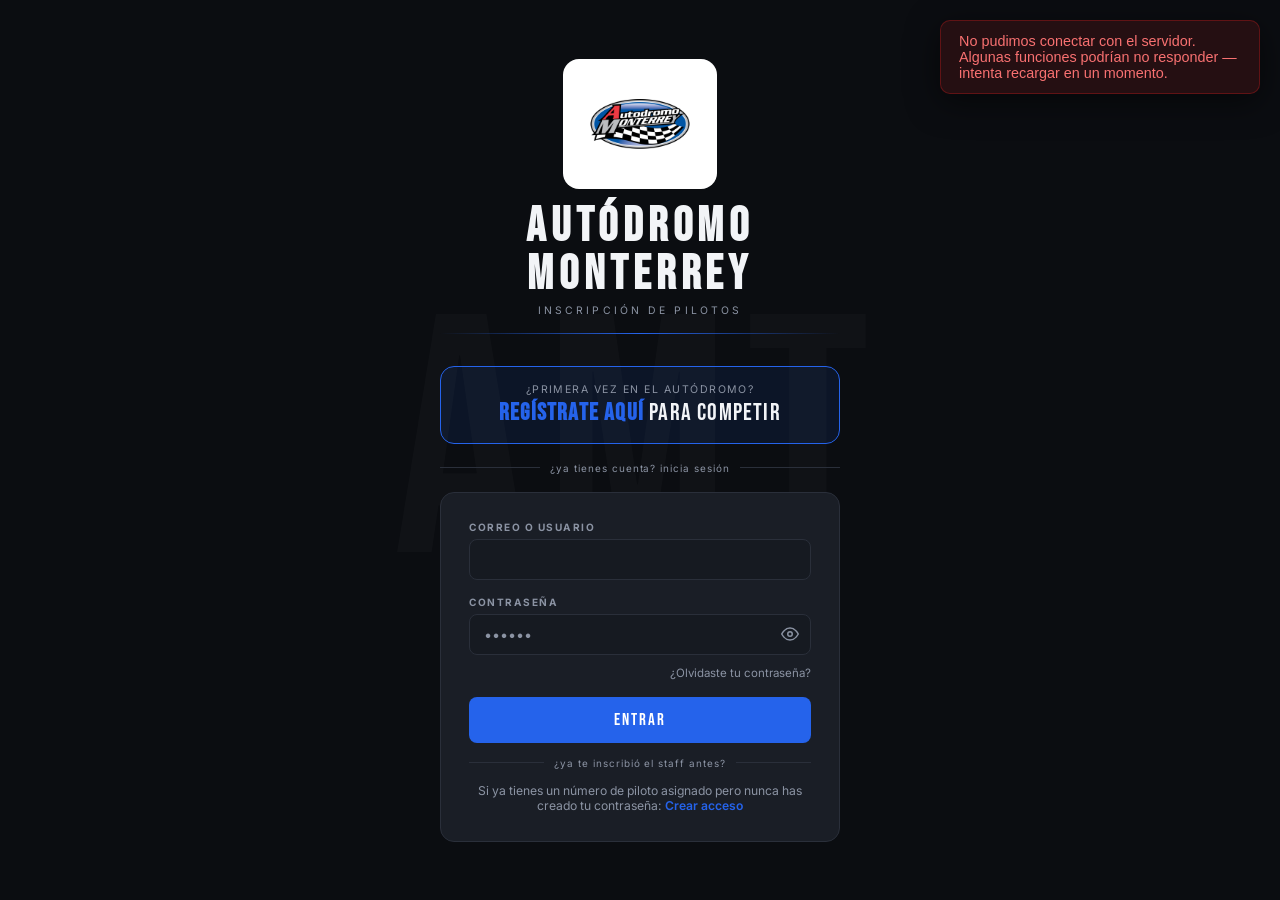
<file: dashboard/reportes.html>
<!DOCTYPE html>
<html lang="es">
<head>
  <meta charset="UTF-8" />
  <meta name="viewport" content="width=device-width, initial-scale=1.0" />
  <title>Reportes — Autódromo Monterrey</title>
  <link href="https://fonts.googleapis.com/css2?family=Bebas+Neue&family=Barlow:wght@300;400;500;600;700&display=swap" rel="stylesheet" />
  <link rel="stylesheet" href="dashboard.css" />
  <style>
    .corte-pill {
      display: inline-flex; align-items: center; gap: 4px; padding: 3px 10px;
      border-radius: 9999px; font-size: 0.7rem; font-weight: 700; letter-spacing: 0.06em; text-transform: uppercase;
    }
    .corte-pagado      { background: rgba(21,128,61,0.12); color: #4ade80; border: 1px solid rgba(21,128,61,0.3); }
    .corte-pendiente   { background: rgba(146,64,14,0.12);  color: #fbbf24; border: 1px solid rgba(146,64,14,0.3); }
    .corte-desc        { background: rgba(185,28,28,0.12);   color: #f87171; border: 1px solid rgba(185,28,28,0.3); }
    .metodo-tag { font-size:0.68rem;color:var(--muted);padding:2px 6px;border:1px solid var(--borde);border-radius:4px }
    .stat-corte { background:var(--dark);border:1px solid var(--borde);border-radius:10px;padding:16px 18px;text-align:center }
    .denom-row { display:grid; grid-template-columns:70px 1fr 90px 110px; gap:10px; align-items:center; padding:8px 0; border-bottom:1px solid var(--borde); }
    .denom-input { width:100%; padding:8px 10px; background:var(--dark); border:1px solid var(--borde); border-radius:6px; color:var(--texto); font-size:0.9rem; }
    * { -webkit-print-color-adjust: exact; print-color-adjust: exact; color-adjust: exact; }
  </style>
</head>
<body>
  <aside class="sidebar">
    <div class="sidebar-logo">
      <div class="sidebar-logo-badge"><img src="../assets/logo.png" alt="Autódromo Monterrey" class="sidebar-logo-img" /></div>
    </div>
    <nav class="nav">
      <a href="./"         class="nav-link">Dashboard</a>
      <a href="pilotos.html"       class="nav-link">Pilotos</a>
      <a href="campeonatos.html"   class="nav-link">Campeonatos</a>
      <a href="inscripciones.html" class="nav-link">Inscripciones</a>
      <a href="reportes.html"      class="nav-link activo">Reportes</a>
      <a href="resultados.html"    class="nav-link">Resultados</a>
      <a href="formularios.html"   class="nav-link">Formularios</a>
      <a href="usuarios.html"      class="nav-link solo-admin" style="display:none">Usuarios</a>
    </nav>
    <div class="sidebar-footer">
      <div class="usuario-info">
        <div class="usuario-avatar" id="usuarioAvatar"></div>
        <div><div class="usuario-nombre" id="usuarioNombre"></div><div class="usuario-rol" id="usuarioRol"></div></div>
      </div>
      <button class="btn-logout" onclick="cerrarSesion()">
        <svg width="16" height="16" viewBox="0 0 24 24" fill="none" stroke="currentColor" stroke-width="2"><path d="M9 21H5a2 2 0 0 1-2-2V5a2 2 0 0 1 2-2h4"/><polyline points="16,17 21,12 16,7"/><line x1="21" y1="12" x2="9" y2="12"/></svg>
      </button>
    </div>
  </aside>

  <main class="main">
    <div class="page-header" style="display:flex;align-items:flex-start;justify-content:space-between">
      <div>
        <h1 class="page-titulo">Reportes</h1>
        <p class="page-sub">Análisis y cortes de inscripciones</p>
      </div>
      <button class="btn-secundario" onclick="window.print()">
        <svg width="14" height="14" viewBox="0 0 24 24" fill="none" stroke="currentColor" stroke-width="2"><polyline points="6,9 6,2 18,2 18,9"/><path d="M6,18H4a2,2,0,0,1-2-2V11a2,2,0,0,1,2-2H20a2,2,0,0,1,2,2v5a2,2,0,0,1-2,2H18"/><rect x="6" y="14" width="12" height="8"/></svg>
        Imprimir
      </button>
    </div>

    <!-- Controles en cascada: campeonato → etapa -->
    <div class="card" style="padding:20px;margin-bottom:24px">
      <div style="display:flex;gap:12px;align-items:flex-end;flex-wrap:wrap">
        <div style="flex:1;min-width:180px">
          <label class="etiqueta">Campeonato</label>
          <select class="select" id="selCampeonato" onchange="onCampChange()"></select>
        </div>
        <div style="flex:1;min-width:180px">
          <label class="etiqueta">Etapa</label>
          <select class="select" id="selEtapa">
            <option value="">Todas las etapas</option>
          </select>
        </div>
        <div style="flex:1;min-width:140px">
          <label class="etiqueta">Categoría (opcional)</label>
          <select class="select" id="selCategoria">
            <option value="">Todas</option>
          </select>
        </div>
        <div style="display:flex;gap:8px;flex-wrap:wrap">
          <button class="btn-primario" id="btnPorCategoria" onclick="cargarReporteCategoria()" title="Lista de inscritos de la etapa, agrupados por categoría">
            <svg width="14" height="14" viewBox="0 0 24 24" fill="none" stroke="currentColor" stroke-width="2"><line x1="18" y1="20" x2="18" y2="10"/><line x1="12" y1="20" x2="12" y2="4"/><line x1="6" y1="20" x2="6" y2="14"/></svg>
            Por Categoría
          </button>
          <button class="btn-secundario" id="btnCorte" style="border-color:rgba(74,222,128,0.5);color:#4ade80" onclick="cargarCorteGeneral()" title="Ingresos, pagados/pendientes y desglose por método de pago">
            <svg width="14" height="14" viewBox="0 0 24 24" fill="none" stroke="currentColor" stroke-width="2"><line x1="12" y1="1" x2="12" y2="23"/><path d="M17 5H9.5a3.5 3.5 0 0 0 0 7h5a3.5 3.5 0 0 1 0 7H6"/></svg>
            Corte de Caja
          </button>
          <button class="btn-secundario" style="border-color:rgba(168,85,247,0.5);color:#7e22ce" onclick="cargarClasificacionAdmin()" title="Tabla de posiciones del campeonato: puntos, victorias y mejor resultado por piloto en la categoría seleccionada">
            <svg width="14" height="14" viewBox="0 0 24 24" fill="none" stroke="currentColor" stroke-width="2"><polyline points="18,15 12,9 6,15"/></svg>
            Clasificación
          </button>
          <button class="btn-secundario" id="btnArqueo" style="border-color:rgba(96,165,250,0.5);color:#60a5fa" onclick="cargarArqueo()" title="Contador de billetes y monedas para el precorte de caja">
            <svg width="14" height="14" viewBox="0 0 24 24" fill="none" stroke="currentColor" stroke-width="2"><rect x="2" y="6" width="20" height="12" rx="2"/><circle cx="12" cy="12" r="2"/><path d="M6 12h.01M18 12h.01"/></svg>
            Precorte
          </button>
        </div>
      </div>
    </div>

    <div id="contenidoReporte"></div>
  </main>

  <script src="../admin/config.js"></script>
  <script>
    requerirSesion();
    const usuario = obtenerUsuario();
    document.getElementById('usuarioAvatar').textContent = usuario.nombre[0].toUpperCase();
    document.getElementById('usuarioNombre').textContent = usuario.nombre;
    document.getElementById('usuarioRol').textContent    = usuario.rol;
    if (usuario.rol === 'admin') {
      document.querySelectorAll('.solo-admin').forEach(el => el.style.display = 'flex');
    }
    // Corte de caja y precorte (arqueo) solo para admin: staff ve el reporte de
    // inscripciones pero no cuánto se juntó. Torre no ve ningún reporte de caja.
    const veCaja = usuario.rol === 'admin';
    if (!veCaja) {
      document.getElementById('btnCorte').style.display = 'none';
      document.getElementById('btnArqueo').style.display = 'none';
    }
    if (usuario.rol === 'torre') {
      document.getElementById('btnPorCategoria').style.display = 'none';
      document.querySelector('a[href="formularios.html"]').style.display = 'none';
    }

    let todasCats = [];

    async function inicializar() {
      let camps, cats;
      try {
        [camps, cats] = await Promise.all([apiFetch('/campeonatos'), apiFetch('/categorias')]);
      } catch (err) {
        mostrarToast(err.message || 'Error al cargar campeonatos y categorías', 'error');
        document.getElementById('selCampeonato').innerHTML = '<option value="">Error al cargar — recarga la página</option>';
        return;
      }
      todasCats = cats;

      const selCamp = document.getElementById('selCampeonato');
      selCamp.innerHTML =
        '<option value="">Selecciona un campeonato...</option>' +
        '<option value="todos">⬛ Todos los campeonatos</option>' +
        camps.map(c => `<option value="${c.id}">${esc(c.nombre)}</option>`).join('');

      document.getElementById('selCategoria').innerHTML = '<option value="">Todas</option>' +
        cats.map(c => `<option value="${c.id}">${esc(c.nombre)}</option>`).join('');

      // URL params: si viene etapa_id, seleccionar automáticamente
      const params  = new URLSearchParams(window.location.search);
      const etapaId = params.get('etapa_id');
      if (etapaId) {
        // Buscar el campeonato de esta etapa en los camps y pre-seleccionar
        // Intentamos cargando la etapa, luego auto-cargar
        try {
          // Buscar a cual campeonato pertenece
          for (const c of camps) {
            const etapas = await apiFetch(`/campeonatos/${c.id}/etapas`);
            const et = etapas.find(e => String(e.id) === etapaId);
            if (et) {
              selCamp.value = c.id;
              await onCampChange();
              document.getElementById('selEtapa').value = etapaId;
              if (veCaja) cargarCorteGeneral(); else if (usuario.rol !== 'torre') cargarReporteCategoria();
              return;
            }
          }
        } catch {}
      }

      if (camps.length > 0) {
        selCamp.value = camps[0].id;
        await onCampChange();
      }
    }

    async function onCampChange() {
      const campId = document.getElementById('selCampeonato').value;
      const selEtapa = document.getElementById('selEtapa');
      selEtapa.innerHTML = '<option value="">Todas las etapas</option>';
      selEtapa.disabled = (campId === 'todos' || !campId);
      if (!campId || campId === 'todos') return;
      try {
        const etapas = await apiFetch(`/campeonatos/${campId}/etapas`);
        selEtapa.innerHTML = '<option value="">Todas las etapas</option>' +
          etapas.map(e => `<option value="${e.id}">Etapa ${e.numero} — ${esc(e.nombre)} (${formatFecha(e.fecha)})</option>`).join('');
      } catch {}
    }

    function getQueryParams() {
      const campId  = document.getElementById('selCampeonato').value;
      const etapaId = document.getElementById('selEtapa').value;
      const catId   = document.getElementById('selCategoria').value;
      let qs = '';
      if (campId === 'todos')  qs = 'todos=true';
      else if (etapaId)        qs = `etapa_id=${etapaId}`;
      else if (campId)         qs = `campeonato_id=${campId}`;
      if (catId) qs += (qs ? '&' : '') + `categoria_id=${catId}`;
      return { campId, etapaId, catId, qs };
    }

    let ultimoReporteCategoria = null;

    async function cargarReporteCategoria() {
      const { qs } = getQueryParams();
      if (!qs) return mostrarToast('Selecciona un campeonato o etapa', 'advertencia');
      try {
        const data = await apiFetch(`/reportes/por-categoria?${qs}`);
        ultimoReporteCategoria = data;
        const grupos = Object.entries(data.agrupado);
        const div = document.getElementById('contenidoReporte');
        if (grupos.length === 0) {
          div.innerHTML = '<div class="card" style="padding:40px;text-align:center;color:var(--muted)">Sin inscripciones</div>';
          return;
        }
        div.innerHTML = `
          <div style="display:flex;align-items:center;justify-content:space-between;margin-bottom:16px">
            <h2 style="font-family:'Bebas Neue';font-size:1.8rem;letter-spacing:0.08em">Reporte por Categoría</h2>
            <div style="display:flex;gap:10px;align-items:center">
              <span style="font-size:0.75rem;padding:3px 12px;border-radius:9999px;background:rgba(37,99,235,0.15);color:var(--rojo);border:1px solid rgba(37,99,235,0.3)">${data.total} total</span>
              <button class="btn-secundario" onclick="exportarReporteCategoriaExcel()" style="border-color:rgba(74,222,128,0.5);color:#4ade80;padding:6px 12px;font-size:0.72rem">
                <svg width="12" height="12" viewBox="0 0 24 24" fill="none" stroke="currentColor" stroke-width="2"><path d="M21 15v4a2 2 0 0 1-2 2H5a2 2 0 0 1-2-2v-4"/><polyline points="7,10 12,15 17,10"/><line x1="12" y1="15" x2="12" y2="3"/></svg>
                Excel
              </button>
            </div>
          </div>
          ${grupos.map(([nombre, g]) => `
            <div class="card" style="margin-bottom:14px;padding:0;overflow:hidden">
              <div style="display:flex;align-items:center;justify-content:space-between;padding:14px 18px;border-bottom:1px solid var(--borde)">
                <div style="display:flex;align-items:center;gap:10px">
                  <span style="width:10px;height:10px;border-radius:50%;background:${g.categoria.color};flex-shrink:0"></span>
                  <span style="font-family:'Bebas Neue';font-size:1.5rem;color:${g.categoria.color}">${esc(nombre)}</span>
                  ${g.categoria.descripcion ? `<span style="font-size:0.75rem;color:var(--muted)">${esc(g.categoria.descripcion)}</span>` : ''}
                </div>
                <div style="display:flex;gap:16px;font-size:0.78rem;align-items:center;flex-wrap:wrap">
                  <span style="color:#4ade80">✓ ${g.pagados} pagados</span>
                  <span style="color:#fbbf24">⏳ ${g.total - g.pagados} pendientes</span>
                  <span style="color:var(--texto);font-weight:700">${g.total} total</span>
                  ${g.costo > 0 ? `<span style="color:var(--muted)">$${g.costo.toLocaleString('es-MX',{minimumFractionDigits:2})}/inscripción</span>` : ''}
                  ${g.total_esperado > 0 || g.total_cobrado > 0 ? `
                    <span style="color:#4ade80;font-weight:700">$${g.total_cobrado.toLocaleString('es-MX',{minimumFractionDigits:2})}</span>
                    <span style="color:var(--muted)">/ $${g.total_esperado.toLocaleString('es-MX',{minimumFractionDigits:2})}</span>
                  ` : ''}
                </div>
              </div>
              <div class="tabla-wrap">
                <table class="tabla">
                  <thead><tr><th>#</th><th>Piloto</th><th>Sangre</th><th>Vehículo</th><th>Estatus</th><th>Método</th></tr></thead>
                  <tbody>
                    ${g.pilotos.map(r => `
                      <tr>
                        <td><span class="num-piloto">${r.numero_piloto}</span></td>
                        <td><strong>${esc(r.piloto_nombre)}</strong></td>
                        <td style="font-family:'Bebas Neue';font-size:1rem;color:var(--rojo)">${esc(r.tipo_sangre)}</td>
                        <td style="color:var(--muted)">${esc(r.vehiculo)}${r.modelo_vehiculo ? ' '+esc(r.modelo_vehiculo) : ''}</td>
                        <td>${badgeEstatus(r.estatus)}</td>
                        <td>${r.metodo_pago ? `<span class="metodo-tag">${esc(r.metodo_pago)}</span>` : '<span style="color:var(--muted)">—</span>'}</td>
                      </tr>
                    `).join('')}
                  </tbody>
                </table>
              </div>
            </div>
          `).join('')}
        `;
      } catch (err) { mostrarToast(err.message, 'error'); }
    }

    // CSV con BOM: Excel lo abre directo, con acentos correctos y los montos
    // como números editables (no como texto), que es lo que pidió el cliente.
    function exportarReporteCategoriaExcel() {
      if (!ultimoReporteCategoria || !ultimoReporteCategoria.total) {
        return mostrarToast('No hay un reporte cargado para exportar', 'advertencia');
      }
      const q = v => { if (v == null) return ''; const s = String(v); return (s.includes(',') || s.includes('"') || s.includes('\n')) ? `"${s.replace(/"/g, '""')}"` : s; };
      // Staff exporta el mismo reporte pero sin montos ni totales de caja.
      if (!veCaja) {
        const filasStaff = [['Categoría', '#', 'Piloto', 'Sangre', 'Vehículo', 'Modelo', 'Estatus', 'Método de pago', 'Fecha de pago'].join(',')];
        for (const [nombre, g] of Object.entries(ultimoReporteCategoria.agrupado)) {
          for (const r of g.pilotos) {
            filasStaff.push([
              q(nombre), r.numero_piloto, q(r.piloto_nombre), q(r.tipo_sangre), q(r.vehiculo), q(r.modelo_vehiculo),
              q(r.estatus), q(r.metodo_pago), q(r.pagado_en ? new Date(r.pagado_en).toLocaleDateString('es-MX') : ''),
            ].join(','));
          }
          filasStaff.push(['', '', '', '', '', '', '', `Subtotal ${nombre}`, `${g.pagados}/${g.total} pagados`].map(q).join(','));
        }
        return descargarCSV(filasStaff);
      }
      const heads = ['Categoría', '#', 'Piloto', 'Sangre', 'Vehículo', 'Modelo', 'Estatus', 'Método de pago', 'Monto', 'Fecha de pago'];
      const filas = [heads.join(',')];
      let totalGeneralCobrado = 0, totalGeneralEsperado = 0;
      for (const [nombre, g] of Object.entries(ultimoReporteCategoria.agrupado)) {
        for (const r of g.pilotos) {
          const monto = r.monto_pago != null ? parseFloat(r.monto_pago) : ((r.pagado_en || r.estatus === 'Pagado') ? parseFloat(r.costo_inscripcion) || 0 : '');
          filas.push([
            q(nombre), r.numero_piloto, q(r.piloto_nombre), q(r.tipo_sangre), q(r.vehiculo), q(r.modelo_vehiculo),
            q(r.estatus), q(r.metodo_pago), monto, q(r.pagado_en ? new Date(r.pagado_en).toLocaleDateString('es-MX') : ''),
          ].join(','));
        }
        filas.push(['', '', '', '', '', '', '', `Subtotal ${nombre}`, g.total_cobrado || 0, `${g.pagados}/${g.total} pagados`].map(q).join(','));
        totalGeneralCobrado  += g.total_cobrado  || 0;
        totalGeneralEsperado += g.total_esperado || 0;
      }
      filas.push(['', '', '', '', '', '', '', 'TOTAL COBRADO', totalGeneralCobrado, ''].map(q).join(','));
      if (totalGeneralEsperado > 0) {
        filas.push(['', '', '', '', '', '', '', 'TOTAL ESPERADO', totalGeneralEsperado, ''].map(q).join(','));
      }
      descargarCSV(filas);
    }

    function descargarCSV(filas) {
      const blob = new Blob(['﻿' + filas.join('\r\n')], { type: 'text/csv;charset=utf-8;' });
      const url  = URL.createObjectURL(blob);
      const a    = document.createElement('a');
      a.href = url;
      a.download = `reporte_por_categoria_${new Date().toISOString().slice(0,10)}.csv`;
      a.click();
      URL.revokeObjectURL(url);
    }

    const DENOMINACIONES = [
      { tipo: 'Billete', valor: 1000 }, { tipo: 'Billete', valor: 500 }, { tipo: 'Billete', valor: 200 },
      { tipo: 'Billete', valor: 100 }, { tipo: 'Billete', valor: 50 },   { tipo: 'Billete', valor: 20 },
      { tipo: 'Moneda',  valor: 20 },  { tipo: 'Moneda',  valor: 10 },  { tipo: 'Moneda',  valor: 5 },
      { tipo: 'Moneda',  valor: 2 },   { tipo: 'Moneda',  valor: 1 },
    ];

    async function cargarArqueo() {
      let efectivoEsperado = null;
      let contexto = '';
      const { qs } = getQueryParams();
      if (qs) {
        try {
          const data = await apiFetch(`/reportes/corte-general?${qs}`);
          efectivoEsperado = data.resumen.ingresosEfectivo;
          const campId = document.getElementById('selCampeonato').value;
          contexto = campId === 'todos' ? 'Todos los campeonatos'
            : data.etapa ? `${data.campeonato?.nombre || ''} — Etapa ${data.etapa.numero}: ${data.etapa.nombre}`
            : (data.campeonato?.nombre || '');
        } catch { /* si no hay contexto seleccionado, el arqueo funciona igual sin comparar */ }
      }

      document.getElementById('contenidoReporte').innerHTML = `
        <div style="display:flex;justify-content:space-between;align-items:flex-start;margin-bottom:16px;flex-wrap:wrap;gap:8px">
          <div>
            <h2 style="font-family:'Bebas Neue';font-size:1.8rem;letter-spacing:0.08em;color:#60a5fa">Precorte — Arqueo de Efectivo</h2>
            ${contexto ? `<div style="font-size:0.8rem;color:var(--muted);margin-top:2px">${esc(contexto)}</div>` : ''}
          </div>
        </div>
        <div class="card" style="padding:20px">
          <div class="denom-row" style="border-bottom:2px solid var(--borde);font-size:0.68rem;color:var(--muted);text-transform:uppercase;letter-spacing:0.08em;font-weight:700">
            <div>Tipo</div><div>Denominación</div><div>Cantidad</div><div style="text-align:right">Subtotal</div>
          </div>
          ${DENOMINACIONES.map((d, i) => `
            <div class="denom-row">
              <div style="color:var(--muted);font-size:0.78rem">${d.tipo}</div>
              <div style="font-family:'Bebas Neue';font-size:1.2rem;color:${d.tipo==='Billete'?'#4ade80':'#fbbf24'}">$${d.valor}</div>
              <input class="denom-input" type="number" min="0" step="1" id="denom-${i}" oninput="actualizarArqueo()" placeholder="0" />
              <div id="sub-${i}" style="text-align:right;color:var(--muted);font-family:'Bebas Neue';font-size:1.1rem">$0</div>
            </div>
          `).join('')}
          <div style="display:flex;justify-content:flex-end;gap:32px;margin-top:20px;padding-top:16px;border-top:1px solid var(--borde);flex-wrap:wrap">
            ${efectivoEsperado !== null ? `
              <div style="text-align:right">
                <div style="font-size:0.65rem;color:var(--muted);text-transform:uppercase;letter-spacing:0.08em">Esperado en efectivo</div>
                <div style="font-family:'Bebas Neue';font-size:1.6rem;color:var(--muted)">$${efectivoEsperado.toLocaleString('es-MX',{minimumFractionDigits:2})}</div>
              </div>
              <div style="text-align:right">
                <div style="font-size:0.65rem;color:var(--muted);text-transform:uppercase;letter-spacing:0.08em">Diferencia</div>
                <div id="diferenciaArqueo" style="font-family:'Bebas Neue';font-size:1.6rem;color:var(--muted)">—</div>
              </div>
            ` : ''}
            <div style="text-align:right">
              <div style="font-size:0.65rem;color:var(--muted);text-transform:uppercase;letter-spacing:0.08em">Total contado</div>
              <div id="totalArqueo" style="font-family:'Bebas Neue';font-size:2.2rem;color:#60a5fa">$0.00</div>
            </div>
          </div>
        </div>
      `;
      window._arqueoEsperado = efectivoEsperado;
    }

    function actualizarArqueo() {
      let total = 0;
      DENOMINACIONES.forEach((d, i) => {
        const cant = parseInt(document.getElementById(`denom-${i}`).value) || 0;
        const sub = cant * d.valor;
        document.getElementById(`sub-${i}`).textContent = `$${sub.toLocaleString('es-MX')}`;
        total += sub;
      });
      document.getElementById('totalArqueo').textContent = `$${total.toLocaleString('es-MX',{minimumFractionDigits:2})}`;
      const esperado = window._arqueoEsperado;
      if (esperado !== null && esperado !== undefined) {
        const dif = total - esperado;
        const el = document.getElementById('diferenciaArqueo');
        el.textContent = `${dif >= 0 ? '+' : ''}$${dif.toLocaleString('es-MX',{minimumFractionDigits:2})}`;
        el.style.color = dif === 0 ? '#4ade80' : (dif > 0 ? '#fbbf24' : '#f87171');
      }
    }

    async function cargarCorteGeneral() {
      const { qs } = getQueryParams();
      if (!qs) return mostrarToast('Selecciona un campeonato o etapa', 'advertencia');
      try {
        const data = await apiFetch(`/reportes/corte-general?${qs}`);
        const c = data.resumen;
        const campId = document.getElementById('selCampeonato').value;
        const nombreContexto = campId === 'todos'
          ? 'Todos los campeonatos'
          : data.etapa
            ? `${data.campeonato?.nombre || ''} — Etapa ${data.etapa.numero}: ${data.etapa.nombre}`
            : (data.campeonato?.nombre || '');

        document.getElementById('contenidoReporte').innerHTML = `
          <div style="display:flex;justify-content:space-between;align-items:flex-start;margin-bottom:16px;flex-wrap:wrap;gap:8px">
            <div>
              <h2 style="font-family:'Bebas Neue';font-size:1.8rem;letter-spacing:0.08em">Corte de Caja</h2>
              <div style="font-size:0.8rem;color:var(--muted);margin-top:2px">${esc(nombreContexto)}</div>
            </div>
            <div style="text-align:right;font-size:0.72rem;color:var(--muted)">
              <div>Generado: ${new Date(data.generado_en).toLocaleString('es-MX')}</div>
              <div>Por: ${esc(data.generado_por)}</div>
            </div>
          </div>

          <!-- Stats principales -->
          <div style="display:grid;grid-template-columns:repeat(auto-fill,minmax(140px,1fr));gap:10px;margin-bottom:20px">
            ${[
              ['Total',           c.total,                          'var(--texto)'],
              ['Pagados',         c.pagados,                        '#4ade80'],
              ['Pendientes',      c.pendientes,                     '#fbbf24'],
              ['Efectivo',        c.efectivo,                       '#60a5fa'],
              ['Transferencia',   c.transferencia,                  '#7e22ce'],
              ['Intercambio',     c.intercambio,                    '#c2410c'],
              ['Recaudado',       '$'+c.ingresos.toLocaleString('es-MX',{minimumFractionDigits:2}), '#4ade80'],
              ...(c.esperado > 0 ? [['Esperado', '$'+c.esperado.toLocaleString('es-MX',{minimumFractionDigits:2}), 'var(--muted)']] : []),
            ].map(([label, val, color]) => `
              <div class="stat-corte">
                <div style="font-family:'Bebas Neue';font-size:1.9rem;color:${color};line-height:1.1">${val}</div>
                <div style="font-size:0.65rem;color:var(--muted);letter-spacing:0.1em;text-transform:uppercase;margin-top:4px">${label}</div>
              </div>
            `).join('')}
          </div>

          <!-- Por categoría -->
          <div class="card" style="margin-bottom:16px;padding:0;overflow:hidden">
            <div style="padding:12px 18px;border-bottom:1px solid var(--borde);font-family:'Bebas Neue';font-size:1.1rem;letter-spacing:0.06em">Resumen por Categoría</div>
            <div class="tabla-wrap">
              <table class="tabla">
                <thead><tr><th>Categoría</th><th>Total</th><th>Pagados</th><th>Pendientes</th></tr></thead>
                <tbody>
                  ${Object.entries(data.por_categoria).map(([nombre, g]) => `
                    <tr>
                      <td><span style="display:flex;align-items:center;gap:6px"><span style="width:8px;height:8px;border-radius:50%;background:${g.categoria.color}"></span><strong>${esc(nombre)}</strong></span></td>
                      <td style="font-family:'Bebas Neue';font-size:1.1rem">${g.total}</td>
                      <td style="color:#4ade80;font-family:'Bebas Neue';font-size:1.1rem">${g.pagados}</td>
                      <td style="color:#fbbf24;font-family:'Bebas Neue';font-size:1.1rem">${g.total - g.pagados}</td>
                    </tr>
                  `).join('')}
                </tbody>
              </table>
            </div>
          </div>

          <!-- Lista completa: pagados primero, luego pendientes -->
          <div class="card" style="padding:0;overflow:hidden">
            <div style="padding:12px 18px;border-bottom:1px solid var(--borde);display:flex;align-items:center;justify-content:space-between">
              <span style="font-family:'Bebas Neue';font-size:1.1rem;letter-spacing:0.06em">Lista de Pilotos</span>
              <div style="display:flex;gap:10px;font-size:0.72rem">
                <span class="corte-pill corte-pagado">${c.pagados} pagados</span>
                <span class="corte-pill corte-pendiente">${c.pendientes} pendientes</span>
              </div>
            </div>
            <div class="tabla-wrap">
              <table class="tabla">
                <thead><tr><th>#</th><th>Piloto</th><th>Sangre</th><th>Categoría</th><th>Estatus</th><th>Método</th><th>Monto</th><th>Fecha Pago</th></tr></thead>
                <tbody>
                  ${[...data.inscripciones].sort((a,b) => {
                    if (a.estatus === 'Pagado' && b.estatus !== 'Pagado') return -1;
                    if (a.estatus !== 'Pagado' && b.estatus === 'Pagado') return 1;
                    return a.numero_piloto - b.numero_piloto;
                  }).map(r => `
                    <tr>
                      <td><span class="num-piloto">${r.numero_piloto}</span></td>
                      <td><strong>${esc(r.piloto_nombre)}</strong></td>
                      <td style="font-family:'Bebas Neue';font-size:1rem;color:var(--rojo)">${esc(r.tipo_sangre)}</td>
                      <td><span style="padding:2px 8px;border-radius:4px;font-size:0.7rem;font-weight:700;text-transform:uppercase;background:${r.categoria_color}22;color:${r.categoria_color};border:1px solid ${r.categoria_color}44">${esc(r.categoria_nombre)}</span></td>
                      <td>
                        ${r.estatus === 'Pagado'
                          ? '<span class="corte-pill corte-pagado">✓ Pagado</span>'
                          : r.estatus === 'Descalificado'
                            ? '<span class="corte-pill corte-desc">Descalif.</span>'
                            : '<span class="corte-pill corte-pendiente">Pendiente</span>'
                        }
                      </td>
                      <td>${r.metodo_pago ? `<span class="metodo-tag">${esc(r.metodo_pago)}</span>` : '<span style="color:var(--muted)">—</span>'}</td>
                      <td style="font-size:0.82rem;color:#4ade80">${!(r.pagado_en || r.estatus === 'Pagado') ? '—' : '$'+(r.monto_pago != null ? parseFloat(r.monto_pago) : parseFloat(r.costo_inscripcion) || 0).toLocaleString('es-MX',{minimumFractionDigits:2})}</td>
                      <td style="font-size:0.75rem;color:var(--muted)">${r.pagado_en ? new Date(r.pagado_en).toLocaleString('es-MX',{dateStyle:'short',timeStyle:'short'}) : '—'}</td>
                    </tr>
                  `).join('')}
                </tbody>
              </table>
            </div>
          </div>
        `;
      } catch (err) { mostrarToast(err.message, 'error'); }
    }

    async function cargarClasificacionAdmin() {
      const campId = document.getElementById('selCampeonato').value;
      const catId  = document.getElementById('selCategoria').value;
      if (!campId || campId === 'todos') return mostrarToast('Selecciona un campeonato específico', 'advertencia');
      if (!catId) return mostrarToast('Selecciona una categoría', 'advertencia');
      try {
        const rows = await apiFetch(`/reportes/clasificacion?campeonato_id=${campId}&categoria_id=${catId}`);
        const selCamp = document.getElementById('selCampeonato');
        const selCat  = document.getElementById('selCategoria');
        const campNombre = selCamp.options[selCamp.selectedIndex]?.text || '';
        const catNombre  = selCat.options[selCat.selectedIndex]?.text  || '';
        const div = document.getElementById('contenidoReporte');
        if (!rows.length) {
          div.innerHTML = '<div class="card" style="padding:40px;text-align:center;color:var(--muted)">Sin resultados registrados en esta categoría</div>';
          return;
        }
        const colPos = i => i === 0 ? '#c9a84c' : i === 1 ? '#9ca3af' : i === 2 ? '#cd7f32' : 'var(--muted)';
        const medalla = i => i === 0 ? '🥇' : i === 1 ? '🥈' : i === 2 ? '🥉' : `P${i+1}`;
        div.innerHTML = `
          <div style="margin-bottom:16px">
            <h2 style="font-family:'Bebas Neue';font-size:1.8rem;letter-spacing:0.08em">Clasificación</h2>
            <div style="font-size:0.8rem;color:var(--muted);margin-top:2px">${esc(campNombre)} — ${esc(catNombre)}</div>
          </div>
          <div class="card" style="padding:0;overflow:hidden">
            <div class="tabla-wrap">
              <table class="tabla">
                <thead><tr><th>Pos</th><th>#</th><th>Piloto</th><th>Pts</th><th>Carreras</th><th>Victorias</th><th>Mejor</th></tr></thead>
                <tbody>
                  ${rows.map((r, i) => `
                    <tr>
                      <td style="font-family:'Bebas Neue';font-size:1.3rem;color:${colPos(i)}">${medalla(i)}</td>
                      <td style="font-family:'Bebas Neue';font-size:1.2rem;color:var(--rojo)">${r.numero_piloto || '—'}</td>
                      <td><strong>${esc(r.nombre_completo)}</strong></td>
                      <td style="font-family:'Bebas Neue';font-size:1.3rem;color:var(--rojo)">${r.puntos_totales || 0}</td>
                      <td>${r.carreras_corridas || 0}</td>
                      <td>${r.victorias || 0}</td>
                      <td style="color:var(--muted)">${r.mejor_posicion ? 'P' + r.mejor_posicion : '—'}</td>
                    </tr>`).join('')}
                </tbody>
              </table>
            </div>
          </div>`;
      } catch (err) { mostrarToast(err.message, 'error'); }
    }

    inicializar();
  </script>
</body>
</html>
</file>
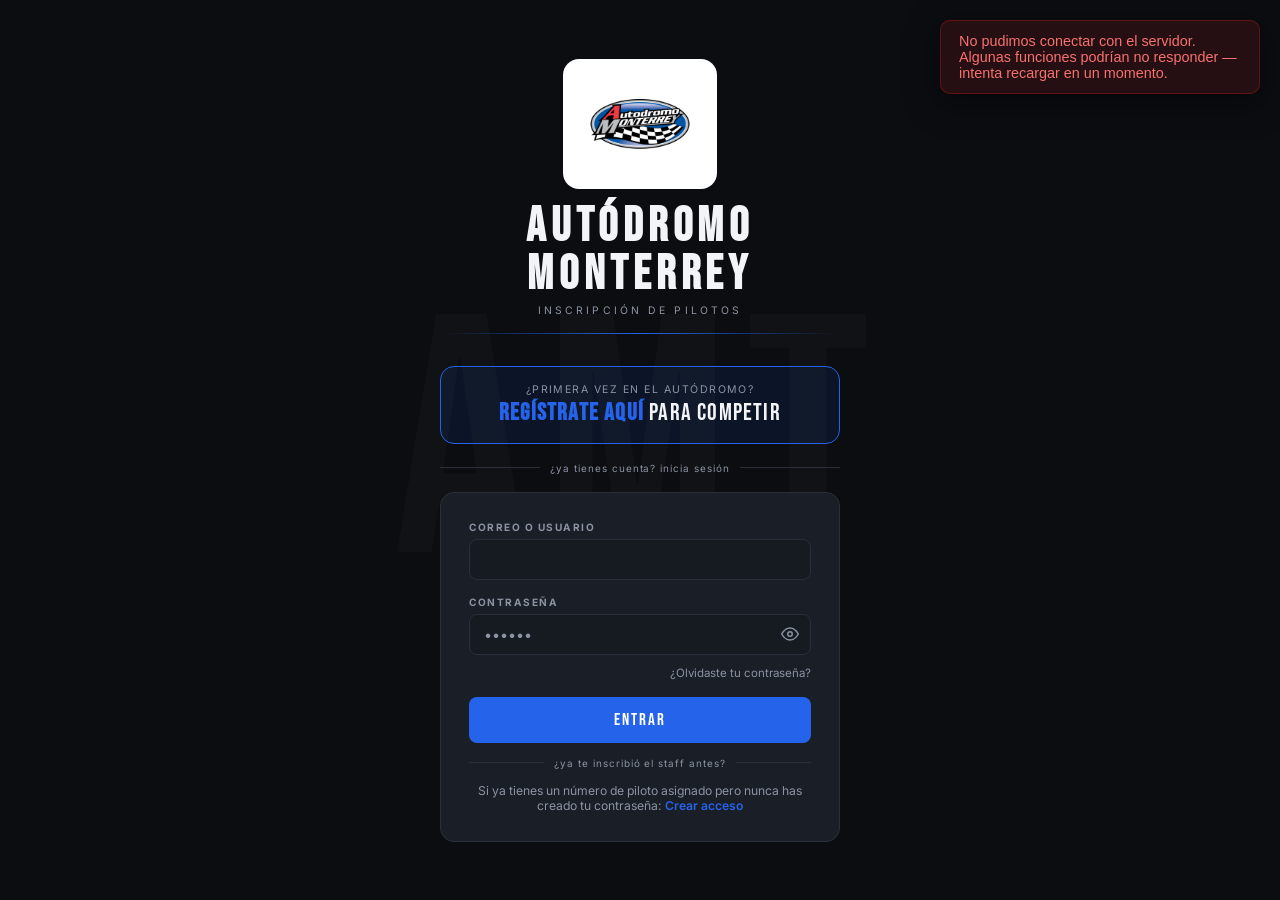
<file: dashboard/resultados.html>
<!DOCTYPE html>
<html lang="es">
<head>
  <meta charset="UTF-8" />
  <meta name="viewport" content="width=device-width, initial-scale=1.0" />
  <title>Resultados — Autódromo Monterrey</title>
  <link href="https://fonts.googleapis.com/css2?family=Bebas+Neue&family=Barlow:wght@300;400;500;600;700&display=swap" rel="stylesheet" />
  <link rel="stylesheet" href="dashboard.css" />
  <style>
    .estatus-select.dnf, .estatus-select.dsq { color: #f87171; border-color: rgba(185,28,28,0.4); }
    .fila-tocada { background: rgba(37,99,235,0.04); }
  </style>
</head>
<body>
  <aside class="sidebar">
    <div class="sidebar-logo">
      <div class="sidebar-logo-badge"><img src="../assets/logo.png" alt="Autódromo Monterrey" class="sidebar-logo-img" /></div>
    </div>
    <nav class="nav">
      <a href="./"         class="nav-link">Dashboard</a>
      <a href="pilotos.html"       class="nav-link">Pilotos</a>
      <a href="campeonatos.html"   class="nav-link">Campeonatos</a>
      <a href="inscripciones.html" class="nav-link">Inscripciones</a>
      <a href="reportes.html"      class="nav-link">Reportes</a>
      <a href="resultados.html"    class="nav-link activo">Resultados</a>
      <a href="formularios.html"   class="nav-link">Formularios</a>
      <a href="usuarios.html"      class="nav-link solo-admin" style="display:none">Usuarios</a>
    </nav>
    <div class="sidebar-footer">
      <div class="usuario-info">
        <div class="usuario-avatar" id="usuarioAvatar"></div>
        <div><div class="usuario-nombre" id="usuarioNombre"></div><div class="usuario-rol" id="usuarioRol"></div></div>
      </div>
      <button class="btn-logout" onclick="cerrarSesion()">
        <svg width="16" height="16" viewBox="0 0 24 24" fill="none" stroke="currentColor" stroke-width="2"><path d="M9 21H5a2 2 0 0 1-2-2V5a2 2 0 0 1 2-2h4"/><polyline points="16,17 21,12 16,7"/><line x1="21" y1="12" x2="9" y2="12"/></svg>
      </button>
    </div>
  </aside>

  <main class="main">
    <div class="page-header">
      <div>
        <h1 class="page-titulo">Resultados</h1>
        <p class="page-sub" id="subTitulo">Selecciona etapa y categoría para capturar posiciones</p>
      </div>
    </div>

    <!-- Filtros en cascada: campeonato → etapa → categoría -->
    <div class="barra-filtros">
      <select class="select" id="selCampeonato" onchange="onCampChange()">
        <option value="">Selecciona un campeonato...</option>
      </select>
      <select class="select" id="selEtapa" onchange="onEtapaOCategoriaChange()">
        <option value="">Selecciona una etapa...</option>
      </select>
      <select class="select" id="selCategoria" onchange="onEtapaOCategoriaChange()">
        <option value="">Selecciona una categoría...</option>
      </select>
    </div>

    <div class="card tabla-card">
      <div class="tabla-wrap">
        <table class="tabla">
          <thead>
            <tr>
              <th>#</th><th>Piloto</th><th>Estatus</th><th>Posición</th><th>Tiempo Vuelta</th><th>Puntos</th>
            </tr>
          </thead>
          <tbody id="tbodyResultados">
            <tr><td colspan="6" class="td-vacio">Selecciona etapa y categoría</td></tr>
          </tbody>
        </table>
      </div>
    </div>

    <div style="display:flex;justify-content:flex-end;margin-top:16px">
      <button class="btn-primario" id="btnGuardarResultados" onclick="guardarResultados()" style="display:none">
        Guardar Resultados
      </button>
    </div>
  </main>

  <script src="../admin/config.js"></script>
  <script>
    requerirSesion();
    const usuario = obtenerUsuario();
    document.getElementById('usuarioAvatar').textContent = usuario.nombre[0].toUpperCase();
    document.getElementById('usuarioNombre').textContent = usuario.nombre;
    document.getElementById('usuarioRol').textContent    = usuario.rol;
    if (usuario.rol === 'admin') {
      document.querySelectorAll('.solo-admin').forEach(el => el.style.display = 'flex');
    }
    // Capturar resultados es tarea de torre (y admin); staff solo los consulta.
    const soloLectura = usuario.rol === 'inscripciones';
    if (usuario.rol === 'torre') document.querySelector('a[href="formularios.html"]').style.display = 'none';

    const PUNTOS_POS = [0, 25, 18, 15, 12, 10, 8, 6, 4, 2, 1];
    function puntosPreview(posicion, estatus) {
      if (estatus !== 'Finalizado') return 0;
      return PUNTOS_POS[posicion] ?? 0;
    }

    let resultadosGuardados = {}; // piloto_id -> resultado existente al momento de cargar

    async function inicializar() {
      try {
        const campeonatos = await apiFetch('/campeonatos');
        document.getElementById('selCampeonato').innerHTML =
          '<option value="">Selecciona un campeonato...</option>' +
          campeonatos.map(c => `<option value="${c.id}">${esc(c.nombre)}</option>`).join('');
      } catch (err) { mostrarToast(err.message, 'error'); }
    }

    async function onCampChange() {
      const campId = document.getElementById('selCampeonato').value;
      const selEtapa = document.getElementById('selEtapa');
      const selCat   = document.getElementById('selCategoria');
      selEtapa.innerHTML = '<option value="">Selecciona una etapa...</option>';
      selCat.innerHTML    = '<option value="">Selecciona una categoría...</option>';
      resetTabla();
      if (!campId) return;
      try {
        const [etapas, cats] = await Promise.all([
          apiFetch(`/campeonatos/${campId}/etapas`),
          apiFetch(`/campeonatos/${campId}/categorias`),
        ]);
        selEtapa.innerHTML = '<option value="">Selecciona una etapa...</option>' +
          etapas.map(e => `<option value="${e.id}">Etapa ${e.numero} — ${esc(e.nombre)} (${formatFecha(e.fecha)})</option>`).join('');
        selCat.innerHTML = '<option value="">Selecciona una categoría...</option>' +
          cats.map(c => `<option value="${c.id}">${esc(c.nombre)}</option>`).join('');
      } catch (err) { mostrarToast(err.message, 'error'); }
    }

    function resetTabla() {
      document.getElementById('tbodyResultados').innerHTML =
        '<tr><td colspan="6" class="td-vacio">Selecciona etapa y categoría</td></tr>';
      document.getElementById('btnGuardarResultados').style.display = 'none';
      resultadosGuardados = {};
    }

    function onEtapaOCategoriaChange() {
      const etapaId = document.getElementById('selEtapa').value;
      const catId   = document.getElementById('selCategoria').value;
      if (!etapaId || !catId) { resetTabla(); return; }
      cargarPilotosYResultados();
    }

    async function cargarPilotosYResultados() {
      const etapaId = document.getElementById('selEtapa').value;
      const catId   = document.getElementById('selCategoria').value;
      const tbody = document.getElementById('tbodyResultados');
      tbody.innerHTML = '<tr><td colspan="6" class="td-vacio">Cargando...</td></tr>';
      try {
        const [inscritos, existentes] = await Promise.all([
          apiFetch(`/inscripciones?etapa_id=${etapaId}&categoria_id=${catId}&estatus=Pagado`),
          apiFetch(`/resultados?etapa_id=${etapaId}&categoria_id=${catId}`),
        ]);
        resultadosGuardados = {};
        existentes.forEach(r => resultadosGuardados[r.piloto_id] = r);

        if (inscritos.length === 0) {
          tbody.innerHTML = '<tr><td colspan="6" class="td-vacio">Sin inscripciones pagadas en esta etapa/categoría</td></tr>';
          document.getElementById('btnGuardarResultados').style.display = 'none';
          return;
        }

        tbody.innerHTML = inscritos.map(i => {
          const guardado = resultadosGuardados[i.piloto_id];
          const estatus  = guardado ? guardado.estatus : 'Finalizado';
          const posicion = guardado && guardado.posicion !== null ? guardado.posicion : '';
          const tiempo   = guardado && guardado.tiempo_vuelta ? guardado.tiempo_vuelta : '';
          const posDisabled = estatus !== 'Finalizado' ? 'disabled' : '';
          return `
            <tr data-piloto-id="${i.piloto_id}" data-tocado="0">
              <td><span class="num-piloto">${i.numero_piloto}</span></td>
              <td>
                ${esc(i.piloto_nombre)}
                ${i.cambio_vehiculo ? `<span title="Vehículo original: ${esc(i.vehiculo_original)} — ahora: ${esc(i.vehiculo)}" style="display:inline-flex;align-items:center;gap:4px;margin-left:6px;padding:1px 7px;border-radius:9999px;font-size:0.62rem;font-weight:700;letter-spacing:0.05em;text-transform:uppercase;background:rgba(146,64,14,0.15);color:#fbbf24;border:1px solid rgba(146,64,14,0.4)">⚠ Cambió de vehículo</span>` : ''}
              </td>
              <td>
                <select class="select estatus-select" onchange="onEstatusChange(this)">
                  <option value="Finalizado" ${estatus === 'Finalizado' ? 'selected' : ''}>Finalizado</option>
                  <option value="DNF" ${estatus === 'DNF' ? 'selected' : ''}>DNF</option>
                  <option value="DSQ" ${estatus === 'DSQ' ? 'selected' : ''}>DSQ</option>
                </select>
              </td>
              <td><input class="input input-posicion" type="number" min="1" step="1" value="${posicion}" ${posDisabled} oninput="onFilaInput(this)" /></td>
              <td><input class="input input-tiempo" type="text" placeholder="Ej: 1:23.456" value="${esc(tiempo)}" oninput="onFilaInput(this)" /></td>
              <td class="td-puntos" style="color:#4ade80;font-weight:700">${puntosPreview(posicion || null, estatus)}</td>
            </tr>
          `;
        }).join('');

        document.querySelectorAll('.estatus-select').forEach(sel => marcarClaseEstatus(sel));
        document.getElementById('btnGuardarResultados').style.display = soloLectura ? 'none' : 'inline-flex';
        if (soloLectura) {
          document.querySelectorAll('.input-posicion, .input-tiempo, .estatus-select').forEach(el => el.disabled = true);
        }
      } catch (err) {
        mostrarToast(err.message, 'error');
        tbody.innerHTML = '<tr><td colspan="6" class="td-vacio">Error al cargar</td></tr>';
      }
    }

    function marcarClaseEstatus(sel) {
      sel.classList.remove('dnf', 'dsq');
      if (sel.value === 'DNF') sel.classList.add('dnf');
      if (sel.value === 'DSQ') sel.classList.add('dsq');
    }

    function onEstatusChange(sel) {
      const fila = sel.closest('tr');
      fila.dataset.tocado = '1';
      fila.classList.add('fila-tocada');
      marcarClaseEstatus(sel);
      const inputPos = fila.querySelector('.input-posicion');
      if (sel.value === 'Finalizado') {
        inputPos.disabled = false;
      } else {
        inputPos.value = '';
        inputPos.disabled = true;
      }
      actualizarPuntosFila(fila);
    }

    function onFilaInput(el) {
      const fila = el.closest('tr');
      fila.dataset.tocado = '1';
      fila.classList.add('fila-tocada');
      actualizarPuntosFila(fila);
    }

    function actualizarPuntosFila(fila) {
      const estatus  = fila.querySelector('.estatus-select').value;
      const posicion = parseInt(fila.querySelector('.input-posicion').value) || null;
      fila.querySelector('.td-puntos').textContent = puntosPreview(posicion, estatus);
    }

    async function guardarResultados() {
      const etapaId = document.getElementById('selEtapa').value;
      const catId   = document.getElementById('selCategoria').value;
      const filas = [...document.querySelectorAll('#tbodyResultados tr[data-piloto-id]')];
      const payload = [];

      for (const fila of filas) {
        const pilotoId = Number(fila.dataset.pilotoId);
        const tocado = fila.dataset.tocado === '1';
        const teniaGuardado = !!resultadosGuardados[pilotoId];
        if (!tocado && !teniaGuardado) continue;

        const estatus = fila.querySelector('.estatus-select').value;
        const posInput = fila.querySelector('.input-posicion').value;
        if (estatus === 'Finalizado' && !posInput) continue;

        payload.push({
          piloto_id: pilotoId,
          estatus,
          posicion: estatus === 'Finalizado' ? parseInt(posInput) : null,
          tiempo_vuelta: fila.querySelector('.input-tiempo').value.trim() || null,
        });
      }

      const posicionesFinalizado = payload.filter(r => r.estatus === 'Finalizado').map(r => r.posicion);
      const duplicadas = posicionesFinalizado.filter((p, i) => posicionesFinalizado.indexOf(p) !== i);
      if (duplicadas.length > 0) {
        return mostrarToast(`Posición duplicada: ${[...new Set(duplicadas)].join(', ')}`, 'error');
      }

      const totalGuardadosPrevio = Object.keys(resultadosGuardados).length;
      if (payload.length < totalGuardadosPrevio) {
        const perdidos = totalGuardadosPrevio - payload.length;
        if (!confirm(`Se eliminarán ${perdidos} resultado(s) previamente guardado(s). ¿Continuar?`)) return;
      }

      const btn = document.getElementById('btnGuardarResultados');
      btn.disabled = true; btn.innerHTML = '<span class="spinner"></span>';
      try {
        await apiFetch('/resultados', {
          method: 'POST',
          body: JSON.stringify({ etapa_id: parseInt(etapaId), categoria_id: parseInt(catId), resultados: payload }),
        });
        mostrarToast('Resultados guardados correctamente');
        // Esperar a que la tabla se recargue antes de reactivar el botón: si no,
        // un doble clic puede leer la tabla ya vacía ("Cargando...") y mandar un
        // guardado vacío que borra los resultados recién guardados.
        await cargarPilotosYResultados();
      } catch (err) {
        mostrarToast(err.message, 'error');
      } finally {
        btn.disabled = false; btn.textContent = 'Guardar Resultados';
      }
    }

    inicializar();
  </script>
</body>
</html>
</file>
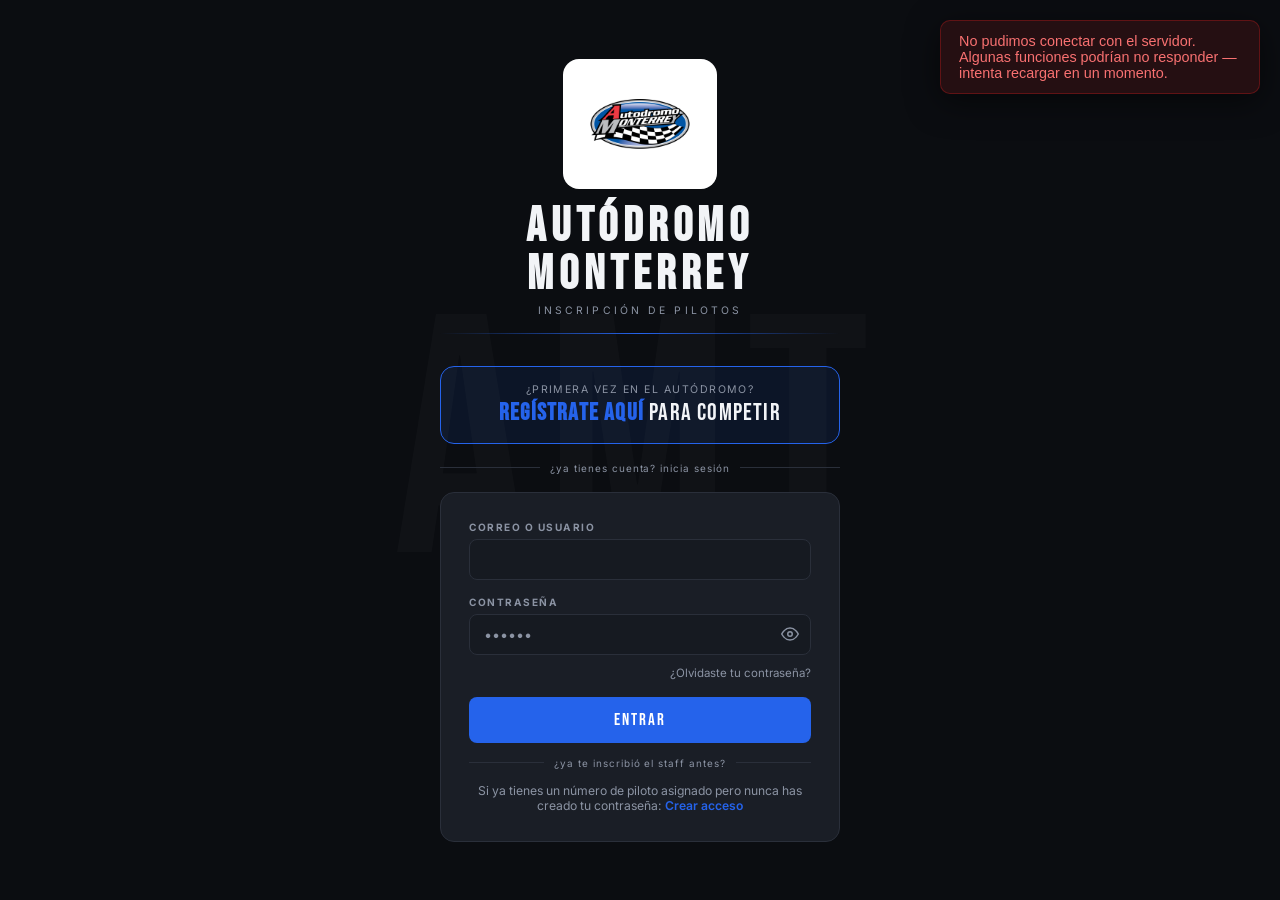
<file: dashboard/usuarios.html>
<!DOCTYPE html>
<html lang="es">
<head>
  <meta charset="UTF-8" />
  <meta name="viewport" content="width=device-width, initial-scale=1.0" />
  <title>Usuarios — Autódromo Monterrey</title>
  <link href="https://fonts.googleapis.com/css2?family=Bebas+Neue&family=Barlow:wght@300;400;500;600;700&display=swap" rel="stylesheet" />
  <link rel="stylesheet" href="dashboard.css" />
</head>
<body>
  <aside class="sidebar">
    <div class="sidebar-logo">
      <div class="sidebar-logo-badge"><img src="../assets/logo.png" alt="Autódromo Monterrey" class="sidebar-logo-img" /></div>
    </div>
    <nav class="nav">
      <a href="./"         class="nav-link">Dashboard</a>
      <a href="pilotos.html"       class="nav-link">Pilotos</a>
      <a href="campeonatos.html"   class="nav-link">Campeonatos</a>
      <a href="inscripciones.html" class="nav-link">Inscripciones</a>
      <a href="reportes.html"      class="nav-link">Reportes</a>
      <a href="resultados.html"    class="nav-link">Resultados</a>
      <a href="formularios.html"   class="nav-link">Formularios</a>
      <a href="usuarios.html"      class="nav-link activo">Usuarios</a>
    </nav>
    <div class="sidebar-footer">
      <div class="usuario-info">
        <div class="usuario-avatar" id="usuarioAvatar"></div>
        <div><div class="usuario-nombre" id="usuarioNombre"></div><div class="usuario-rol" id="usuarioRol"></div></div>
      </div>
      <button class="btn-logout" onclick="cerrarSesion()">
        <svg width="16" height="16" viewBox="0 0 24 24" fill="none" stroke="currentColor" stroke-width="2"><path d="M9 21H5a2 2 0 0 1-2-2V5a2 2 0 0 1 2-2h4"/><polyline points="16,17 21,12 16,7"/><line x1="21" y1="12" x2="9" y2="12"/></svg>
      </button>
    </div>
  </aside>

  <main class="main">
    <div class="page-header" style="display:flex;align-items:flex-start;justify-content:space-between">
      <div>
        <h1 class="page-titulo">Usuarios</h1>
        <p class="page-sub">Gestión de accesos y roles del sistema</p>
      </div>
      <button class="btn-primario" onclick="abrirModal()">
        <svg width="14" height="14" viewBox="0 0 24 24" fill="none" stroke="currentColor" stroke-width="2.5"><line x1="12" y1="5" x2="12" y2="19"/><line x1="5" y1="12" x2="19" y2="12"/></svg>
        Nuevo Usuario
      </button>
    </div>

    <div class="card" style="padding:18px 20px;margin-bottom:16px;display:flex;align-items:center;justify-content:space-between;gap:14px;flex-wrap:wrap">
      <div>
        <div style="font-family:'Bebas Neue';font-size:1.1rem;letter-spacing:0.06em">Respaldo de la base de datos</div>
        <div style="font-size:0.78rem;color:var(--muted);margin-top:2px" id="backupEstado">Consultando último respaldo...</div>
      </div>
      <button class="btn-secundario" id="btnBackup" onclick="generarBackup()">Generar respaldo ahora</button>
    </div>

    <div id="gridUsuarios" style="display:grid;grid-template-columns:repeat(3,1fr);gap:14px">
      <div class="card" style="padding:32px;text-align:center;color:var(--muted);grid-column:span 3">Cargando...</div>
    </div>
  </main>

  <!-- Modal nuevo usuario -->
  <div class="modal-overlay" id="modalUsuario" style="display:none">
    <div class="modal" style="max-width:400px">
      <div class="modal-header">
        <span class="modal-titulo">Nuevo Usuario</span>
        <button class="modal-cerrar" onclick="cerrarModal()">
          <svg width="18" height="18" viewBox="0 0 24 24" fill="none" stroke="currentColor" stroke-width="2"><line x1="18" y1="6" x2="6" y2="18"/><line x1="6" y1="6" x2="18" y2="18"/></svg>
        </button>
      </div>
      <div class="modal-body">
        <div class="campo">
          <label class="etiqueta">Nombre Completo *</label>
          <input class="input" id="uNombre" placeholder="Nombre del usuario" />
        </div>
        <div class="campo" style="margin-top:12px">
          <label class="etiqueta">Username *</label>
          <input class="input" id="uUsername" placeholder="usuario123" />
        </div>
        <div class="campo" style="margin-top:12px">
          <label class="etiqueta">Contraseña *</label>
          <input class="input" type="password" id="uPassword" placeholder="Mínimo 6 caracteres" />
        </div>
        <div class="campo" style="margin-top:12px">
          <label class="etiqueta">Rol *</label>
          <div style="display:grid;grid-template-columns:repeat(3,1fr);gap:8px;margin-top:4px" id="gridRoles">
            <button type="button" class="rol-btn activo" data-rol="inscripciones" onclick="selRol('inscripciones',this)">Inscripciones</button>
            <button type="button" class="rol-btn" data-rol="torre" onclick="selRol('torre',this)">Torre</button>
            <button type="button" class="rol-btn" data-rol="admin" onclick="selRol('admin',this)">Admin</button>
          </div>
          <div style="margin-top:8px;padding:8px 10px;background:var(--dark);border-radius:6px;font-size:0.75rem;color:var(--muted)" id="descRol">
            Puede registrar pilotos y cobrar inscripciones
          </div>
        </div>
      </div>
      <div class="modal-footer">
        <button class="btn-secundario flex-1" onclick="cerrarModal()">Cancelar</button>
        <button class="btn-primario flex-1" id="btnCrearUsuario" onclick="crearUsuario()">Crear Usuario</button>
      </div>
    </div>
  </div>

  <!-- Modal cambiar contraseña -->
  <div class="modal-overlay" id="modalPassword" style="display:none">
    <div class="modal" style="max-width:360px">
      <div class="modal-header">
        <span class="modal-titulo">Cambiar Contraseña</span>
        <button class="modal-cerrar" onclick="cerrarModalPw()">
          <svg width="18" height="18" viewBox="0 0 24 24" fill="none" stroke="currentColor" stroke-width="2"><line x1="18" y1="6" x2="6" y2="18"/><line x1="6" y1="6" x2="18" y2="18"/></svg>
        </button>
      </div>
      <div class="modal-body">
        <p style="font-size:0.85rem;color:var(--muted);margin-bottom:14px">Usuario: <span id="pwUsuarioNombre" style="color:var(--texto);font-weight:600"></span></p>
        <div class="campo">
          <label class="etiqueta">Nueva Contraseña</label>
          <input class="input" type="password" id="pwNueva" placeholder="Mínimo 6 caracteres" />
        </div>
      </div>
      <div class="modal-footer">
        <button class="btn-secundario flex-1" onclick="cerrarModalPw()">Cancelar</button>
        <button class="btn-primario flex-1" id="btnCambiarPw" onclick="cambiarPassword()">Actualizar</button>
      </div>
    </div>
  </div>

  <style>
    .rol-btn {
      padding: 8px 6px; border-radius: 8px; font-family: 'Barlow',sans-serif;
      font-size: 0.72rem; font-weight: 700; letter-spacing: 0.08em; text-transform: uppercase;
      cursor: pointer; border: 1px solid var(--borde); background: var(--dark); color: var(--muted);
      transition: all 0.18s;
    }
    .rol-btn.activo { background: rgba(37,99,235,0.12); border-color: rgba(37,99,235,0.4); color: var(--rojo); }
  </style>

  <script src="../admin/config.js"></script>
  <script>
    requerirSesion(['admin']);

    const usuario = obtenerUsuario();
    document.getElementById('usuarioAvatar').textContent = usuario.nombre[0].toUpperCase();
    document.getElementById('usuarioNombre').textContent = usuario.nombre;
    document.getElementById('usuarioRol').textContent    = usuario.rol;

    const DESC_ROLES = {
      admin:         'Acceso total: campeonatos, usuarios, pilotos, cortes de caja y respaldos',
      inscripciones: 'Registra pilotos, inscribe y cobra — ve reportes de inscripciones, no de caja',
      torre:         'En pista: consulta inscritos, corrige vehículos, cambia estatus y captura resultados',
    };

    let rolSeleccionado = 'inscripciones';
    let usuarioPwId     = null;

    function selRol(rol, btn) {
      rolSeleccionado = rol;
      document.querySelectorAll('.rol-btn').forEach(b => b.classList.remove('activo'));
      btn.classList.add('activo');
      document.getElementById('descRol').textContent = DESC_ROLES[rol];
    }

    let usuariosActuales = []; // para el nombre en la confirmación de eliminar (los botones pasan solo el id)

    async function eliminarUsuario(id) {
      const u = usuariosActuales.find(x => x.id === id);
      if (!u || u.rol === 'admin') return;
      if (!confirm(`¿Eliminar al usuario "${u.nombre}" (@${u.username})?\n\nSe borra definitivamente y pierde el acceso de inmediato. Si solo quieres quitarle el acceso por un tiempo, mejor desactívalo con el interruptor.`)) return;
      try {
        await apiFetch(`/usuarios/${id}`, { method: 'DELETE' });
        mostrarToast('Usuario eliminado');
        cargar();
      } catch (err) { mostrarToast(err.message, 'error'); }
    }

    async function cargar() {
      try {
        const usuarios = await apiFetch('/usuarios');
        const grid = document.getElementById('gridUsuarios');
        if (usuarios.length === 0) {
          grid.innerHTML = '<div class="card" style="padding:40px;text-align:center;color:var(--muted);grid-column:span 3">Sin usuarios</div>';
          return;
        }
        grid.innerHTML = usuarios.map(u => `
          <div class="card" style="opacity:${u.activo ? 1 : 0.5};transition:opacity 0.2s">
            <div style="display:flex;align-items:flex-start;justify-content:space-between;margin-bottom:14px">
              <div style="width:44px;height:44px;border-radius:50%;background:rgba(37,99,235,0.15);border:2px solid rgba(37,99,235,0.25);display:flex;align-items:center;justify-content:center;color:var(--rojo);font-family:'Bebas Neue';font-size:1.4rem">
                ${esc((u.nombre || "?")[0].toUpperCase())}
              </div>
              <button onclick="toggleActivo(${u.id}, ${u.activo})" title="${u.activo ? 'Desactivar' : 'Activar'}"
                style="background:none;border:none;cursor:pointer;padding:4px;border-radius:6px;transition:background 0.2s"
                onmouseover="this.style.background='rgba(255,255,255,0.08)'" onmouseout="this.style.background='none'">
                ${u.activo
                  ? `<svg width="22" height="22" viewBox="0 0 24 24" fill="none" stroke="#4ade80" stroke-width="2"><rect x="1" y="5" width="22" height="14" rx="7"/><circle cx="16" cy="12" r="3" fill="#4ade80"/></svg>`
                  : `<svg width="22" height="22" viewBox="0 0 24 24" fill="none" stroke="#8b93a3" stroke-width="2"><rect x="1" y="5" width="22" height="14" rx="7"/><circle cx="8" cy="12" r="3" fill="#8b93a3"/></svg>`
                }
              </button>
            </div>
            <div style="font-weight:700;font-size:1rem;margin-bottom:2px">${esc(u.nombre)}</div>
            <div style="font-size:0.78rem;color:var(--muted);margin-bottom:10px">@${esc(u.username)}</div>
            <span style="display:inline-flex;align-items:center;gap:5px;padding:3px 10px;border-radius:9999px;font-size:0.7rem;font-weight:700;letter-spacing:0.08em;text-transform:uppercase;background:rgba(37,99,235,0.12);color:var(--rojo);border:1px solid rgba(37,99,235,0.25)">
              <svg width="10" height="10" viewBox="0 0 24 24" fill="none" stroke="currentColor" stroke-width="2"><path d="M12 22s8-4 8-10V5l-8-3-8 3v7c0 6 8 10 8 10z"/></svg>
              ${esc(u.rol)}
            </span>
            <div style="font-size:0.72rem;color:var(--muted);margin-top:6px">${DESC_ROLES[u.rol]}</div>
            <button data-username="${esc(u.username)}" onclick="abrirModalPw(${u.id}, this.dataset.username)"
              style="margin-top:14px;width:100%;padding:7px;border-radius:7px;background:none;border:1px solid var(--borde);color:var(--muted);font-family:'Barlow',sans-serif;font-size:0.72rem;font-weight:700;letter-spacing:0.08em;text-transform:uppercase;cursor:pointer;transition:all 0.18s;display:flex;align-items:center;justify-content:center;gap:6px"
              onmouseover="this.style.borderColor='var(--rojo)';this.style.color='var(--rojo)'" onmouseout="this.style.borderColor='var(--borde)';this.style.color='var(--muted)'">
              <svg width="12" height="12" viewBox="0 0 24 24" fill="none" stroke="currentColor" stroke-width="2"><rect x="3" y="11" width="18" height="11" rx="2" ry="2"/><path d="M7 11V7a5 5 0 0 1 10 0v4"/></svg>
              Cambiar contraseña
            </button>
            ${u.rol !== 'admin' ? `
              <button onclick="eliminarUsuario(${u.id})"
                style="margin-top:8px;width:100%;padding:7px;border-radius:7px;background:none;border:1px solid rgba(220,38,38,0.35);color:#f87171;font-family:'Barlow',sans-serif;font-size:0.72rem;font-weight:700;letter-spacing:0.08em;text-transform:uppercase;cursor:pointer;transition:all 0.18s;display:flex;align-items:center;justify-content:center;gap:6px"
                onmouseover="this.style.background='rgba(220,38,38,0.12)'" onmouseout="this.style.background='none'">
                <svg width="12" height="12" viewBox="0 0 24 24" fill="none" stroke="currentColor" stroke-width="2"><polyline points="3,6 5,6 21,6"/><path d="M19,6l-1,14a2,2,0,0,1-2,2H8a2,2,0,0,1-2-2L5,6"/></svg>
                Eliminar usuario
              </button>
            ` : ''}
          </div>
        `).join('');
        usuariosActuales = usuarios;
      } catch (err) { mostrarToast(err.message, 'error'); }
    }

    function abrirModal() {
      rolSeleccionado = 'inscripciones';
      document.getElementById('uNombre').value   = '';
      document.getElementById('uUsername').value = '';
      document.getElementById('uPassword').value = '';
      document.querySelectorAll('.rol-btn').forEach(b => {
        b.classList.toggle('activo', b.dataset.rol === 'inscripciones');
      });
      document.getElementById('descRol').textContent = DESC_ROLES['inscripciones'];
      document.getElementById('modalUsuario').style.display = 'flex';
    }

    function cerrarModal() { document.getElementById('modalUsuario').style.display = 'none'; }

    async function crearUsuario() {
      const nombre   = document.getElementById('uNombre').value.trim();
      const username = document.getElementById('uUsername').value.trim();
      const password = document.getElementById('uPassword').value;
      if (!nombre || !username || !password) return mostrarToast('Todos los campos son obligatorios', 'error');
      if (password.length < 6) return mostrarToast('La contraseña debe tener al menos 6 caracteres', 'error');

      const btn = document.getElementById('btnCrearUsuario');
      btn.disabled = true; btn.innerHTML = '<span class="spinner"></span>';
      try {
        await apiFetch('/usuarios', {
          method: 'POST',
          body: JSON.stringify({ nombre, username, password, rol: rolSeleccionado }),
        });
        mostrarToast('Usuario creado correctamente');
        cerrarModal();
        cargar();
      } catch (err) { mostrarToast(err.message, 'error'); }
      finally { btn.disabled = false; btn.textContent = 'Crear Usuario'; }
    }

    async function toggleActivo(id, activo) {
      try {
        await apiFetch(`/usuarios/${id}/activar`, { method: 'PATCH' });
        mostrarToast(activo ? 'Usuario desactivado' : 'Usuario activado', activo ? 'advertencia' : 'exito');
        cargar();
      } catch (err) { mostrarToast(err.message, 'error'); }
    }

    function abrirModalPw(id, username) {
      usuarioPwId = id;
      document.getElementById('pwUsuarioNombre').textContent = '@' + username;
      document.getElementById('pwNueva').value = '';
      document.getElementById('modalPassword').style.display = 'flex';
    }

    function cerrarModalPw() { document.getElementById('modalPassword').style.display = 'none'; }

    async function cambiarPassword() {
      const pw = document.getElementById('pwNueva').value;
      if (!pw || pw.length < 6) return mostrarToast('Mínimo 6 caracteres', 'error');
      const btn = document.getElementById('btnCambiarPw');
      btn.disabled = true; btn.innerHTML = '<span class="spinner"></span>';
      try {
        await apiFetch(`/usuarios/${usuarioPwId}/password`, {
          method: 'PATCH',
          body: JSON.stringify({ password: pw }),
        });
        mostrarToast('Contraseña actualizada');
        cerrarModalPw();
      } catch (err) { mostrarToast(err.message, 'error'); }
      finally { btn.disabled = false; btn.textContent = 'Actualizar'; }
    }

    document.addEventListener('keydown', e => {
      if (e.key === 'Escape') { cerrarModal(); cerrarModalPw(); }
    });

    async function cargarEstadoBackup() {
      const el = document.getElementById('backupEstado');
      try {
        const { ultimo_backup } = await apiFetch('/backup/estado');
        el.textContent = ultimo_backup
          ? `Último respaldo exitoso: ${formatFecha(ultimo_backup)}`
          : 'Aún no se ha generado ningún respaldo';
      } catch {
        el.textContent = 'No se pudo consultar el estado del respaldo';
      }
    }

    async function generarBackup() {
      const btn = document.getElementById('btnBackup');
      btn.disabled = true; btn.textContent = 'Generando...';
      try {
        const { mensaje } = await apiFetch('/backup/ahora', { method: 'POST' });
        mostrarToast(mensaje, 'exito');
        cargarEstadoBackup();
      } catch (err) {
        mostrarToast(err.message, 'error');
      } finally {
        btn.disabled = false; btn.textContent = 'Generar respaldo ahora';
      }
    }

    cargar();
    cargarEstadoBackup();
  </script>
</body>
</html>
</file>
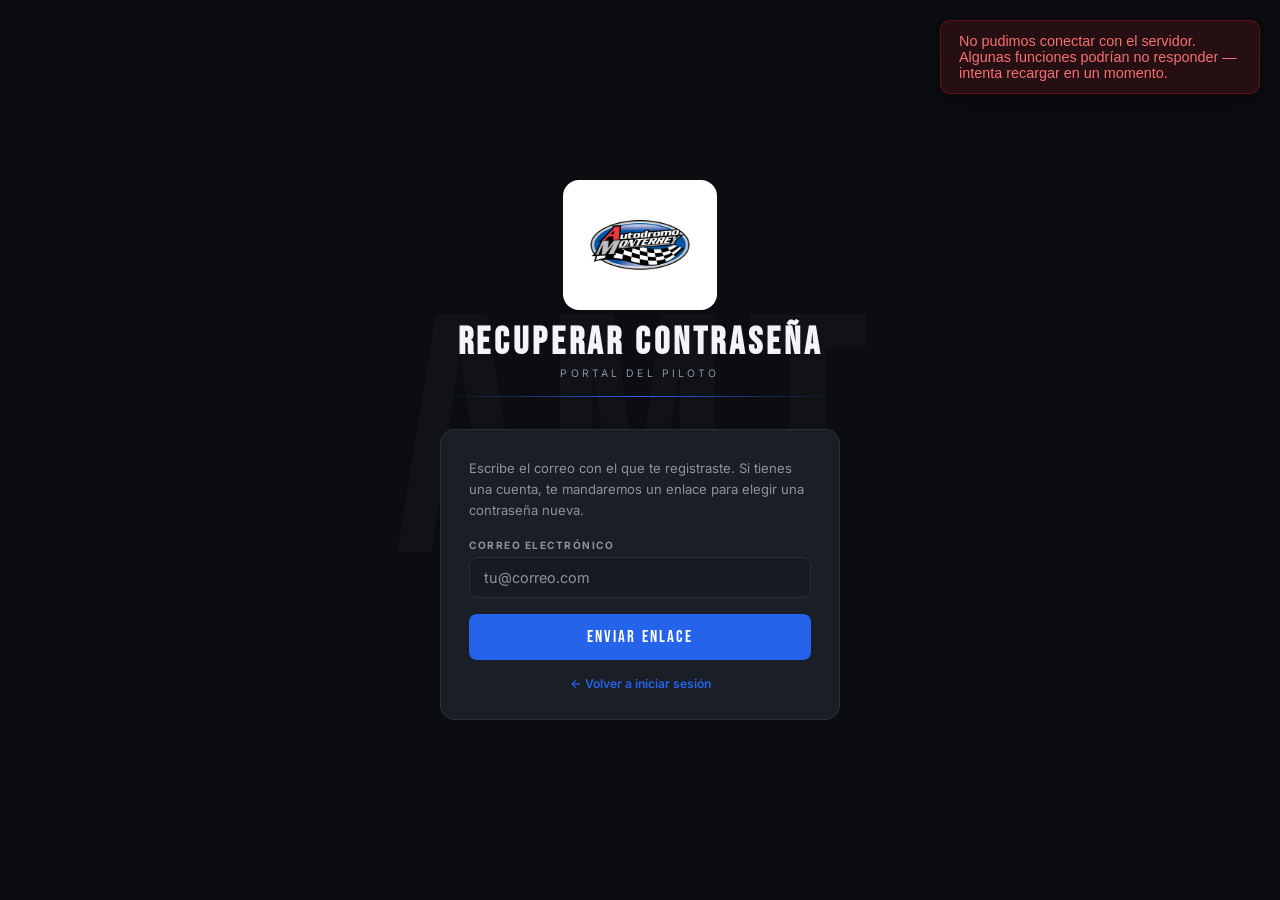
<file: Login/recuperar.html>
<!DOCTYPE html>
<html lang="es">
<head>
  <meta charset="UTF-8" />
  <meta name="viewport" content="width=device-width, initial-scale=1.0" />
  <title>Recuperar contraseña — Autódromo Monterrey</title>
  <link href="https://fonts.googleapis.com/css2?family=Bebas+Neue&family=Inter:wght@300;400;500;600;700&display=swap" rel="stylesheet" />
  <style>
    *, *::before, *::after { margin: 0; padding: 0; box-sizing: border-box; }
    :root {
      --rojo: #2563eb; --rojo-d: #1e40af;
      --oscuro: #0b0d11; --dark: #161a21; --card: #1a1e26; --borde: #2a2f3a; --muted: #8b93a3; --texto: #f2f4f7;
      --verde: #4ade80;
    }
    html { -webkit-font-smoothing: antialiased; }
    body {
      background: var(--oscuro); color: var(--texto);
      font-family: 'Inter', system-ui, sans-serif;
      min-height: 100vh; display: flex; align-items: center; justify-content: center;
      padding: 24px 20px; overflow: hidden; position: relative;
    }
    body::before {
      content: 'AMT';
      font-family: 'Bebas Neue', sans-serif;
      font-size: clamp(160px, 30vw, 340px);
      color: rgba(255,255,255,0.025);
      position: fixed; top: 50%; left: 50%;
      transform: translate(-50%, -50%);
      pointer-events: none; letter-spacing: 0.05em; line-height: 1;
    }
    .contenedor { position: relative; z-index: 1; width: 100%; max-width: 400px; }
    .encabezado { text-align: center; margin-bottom: 32px; }
    .logo {
      display: inline-flex; align-items: center; justify-content: center;
      margin-bottom: 14px; background: #fff; border-radius: 16px; padding: 10px 22px;
    }
    .logo img { width: 110px; height: auto; display: block; }
    .titulo { font-family: 'Bebas Neue'; font-size: clamp(2rem, 5vw, 2.4rem); letter-spacing: 0.1em; line-height: 1; }
    .subtitulo { font-size: 0.65rem; letter-spacing: 0.3em; color: var(--muted); text-transform: uppercase; margin-top: 5px; }
    .linea { height: 1px; margin-top: 16px; background: linear-gradient(to right, transparent, var(--rojo), transparent); }
    .card { background: var(--card); border: 1px solid var(--borde); border-radius: 14px; padding: 28px; }
    .campo { margin-bottom: 16px; }
    .etiqueta { display: block; font-size: 0.63rem; font-weight: 700; letter-spacing: 0.15em; text-transform: uppercase; color: var(--muted); margin-bottom: 6px; }
    .input {
      width: 100%; padding: 11px 14px;
      background: var(--dark); border: 1px solid var(--borde);
      color: var(--texto); border-radius: 8px;
      font-family: 'Inter', sans-serif; font-size: 0.9rem;
      transition: border-color 0.18s; outline: none;
    }
    .input:focus { border-color: rgba(37,99,235,0.5); }
    .input::placeholder { color: var(--muted); }
    .btn-primario {
      width: 100%; padding: 13px; background: var(--rojo); border: none; border-radius: 8px;
      color: #fff; font-family: 'Bebas Neue', sans-serif;
      font-size: 1.05rem; letter-spacing: 0.12em;
      cursor: pointer; margin-top: 8px; transition: background 0.18s, transform 0.1s;
      display: flex; align-items: center; justify-content: center; gap: 8px;
    }
    .btn-primario:hover  { background: var(--rojo-d); }
    .btn-primario:active { transform: scale(0.98); }
    .btn-primario:disabled { opacity: 0.5; cursor: not-allowed; }
    .alerta { padding: 10px 14px; border-radius: 8px; font-size: 0.82rem; margin-bottom: 14px; display: none; }
    .alerta.error { background: rgba(220,38,38,0.12); border: 1px solid rgba(220,38,38,0.4); color: #f87171; }
    .alerta.exito { background: rgba(34,197,94,0.12); border: 1px solid rgba(34,197,94,0.4); color: var(--verde); }
    .spinner {
      width: 15px; height: 15px;
      border: 2px solid rgba(255,255,255,0.35); border-top-color: currentColor;
      border-radius: 50%; animation: spin 0.7s linear infinite;
    }
    @keyframes spin { to { transform: rotate(360deg); } }
    .volver { text-align: center; margin-top: 16px; font-size: 0.76rem; color: var(--muted); }
    .volver a { color: var(--rojo); text-decoration: none; font-weight: 600; }
    .desc { font-size: 0.82rem; color: var(--muted); line-height: 1.6; margin-bottom: 18px; }
  </style>
</head>
<body>
  <div class="contenedor">
    <div class="encabezado">
      <div class="logo"><img src="../assets/logo.png" alt="Autódromo Monterrey" /></div>
      <h1 class="titulo">Recuperar contraseña</h1>
      <p class="subtitulo">Portal del piloto</p>
      <div class="linea"></div>
    </div>

    <div class="card">
      <div id="alerta" class="alerta"></div>

      <div id="pasoForm">
        <p class="desc">Escribe el correo con el que te registraste. Si tienes una cuenta, te mandaremos un enlace para elegir una contraseña nueva.</p>
        <div class="campo">
          <label class="etiqueta" for="email">Correo electrónico</label>
          <input class="input" type="email" id="email" placeholder="tu@correo.com" autocomplete="email" autocapitalize="off" autocorrect="off" spellcheck="false" />
        </div>
        <button class="btn-primario" id="btnEnviar" onclick="enviar()">Enviar enlace</button>
      </div>

      <div class="volver">
        <a href="./">← Volver a iniciar sesión</a>
      </div>
    </div>
  </div>

  <script src="../admin/config.js"></script>
  <script>
    function mostrarAlerta(msg, tipo = 'error') {
      const el = document.getElementById('alerta');
      el.textContent = msg;
      el.className = `alerta ${tipo}`;
      el.style.display = 'block';
    }
    function ocultarAlerta() { document.getElementById('alerta').style.display = 'none'; }

    document.addEventListener('keydown', e => { if (e.key === 'Enter') enviar(); });

    async function enviar() {
      const btn = document.getElementById('btnEnviar');
      if (btn.disabled) return;

      ocultarAlerta();
      const email = document.getElementById('email').value.trim();
      if (!email) return mostrarAlerta('Ingresa tu correo electrónico');

      btn.disabled = true;
      btn.innerHTML = '<div class="spinner"></div> Enviando...';

      try {
        const res = await fetch(`${API_URL}/piloto/forgot-password`, {
          method: 'POST',
          headers: { 'Content-Type': 'application/json' },
          body: JSON.stringify({ email }),
        });
        let data;
        try { data = await res.json(); }
        catch { throw new Error(res.ok ? 'Respuesta inválida del servidor' : `El servidor no respondió correctamente (${res.status}). Intenta de nuevo en unos minutos.`); }
        if (!res.ok) throw new Error(data.error || 'Error al enviar la solicitud');

        document.getElementById('pasoForm').style.display = 'none';
        mostrarAlerta(data.mensaje || 'Si el correo está registrado, te enviamos un enlace para restablecer tu contraseña.', 'exito');
      } catch (err) {
        mostrarAlerta(err.message);
        btn.disabled = false;
        btn.textContent = 'Enviar enlace';
      }
    }
  </script>
</body>
</html>
</file>
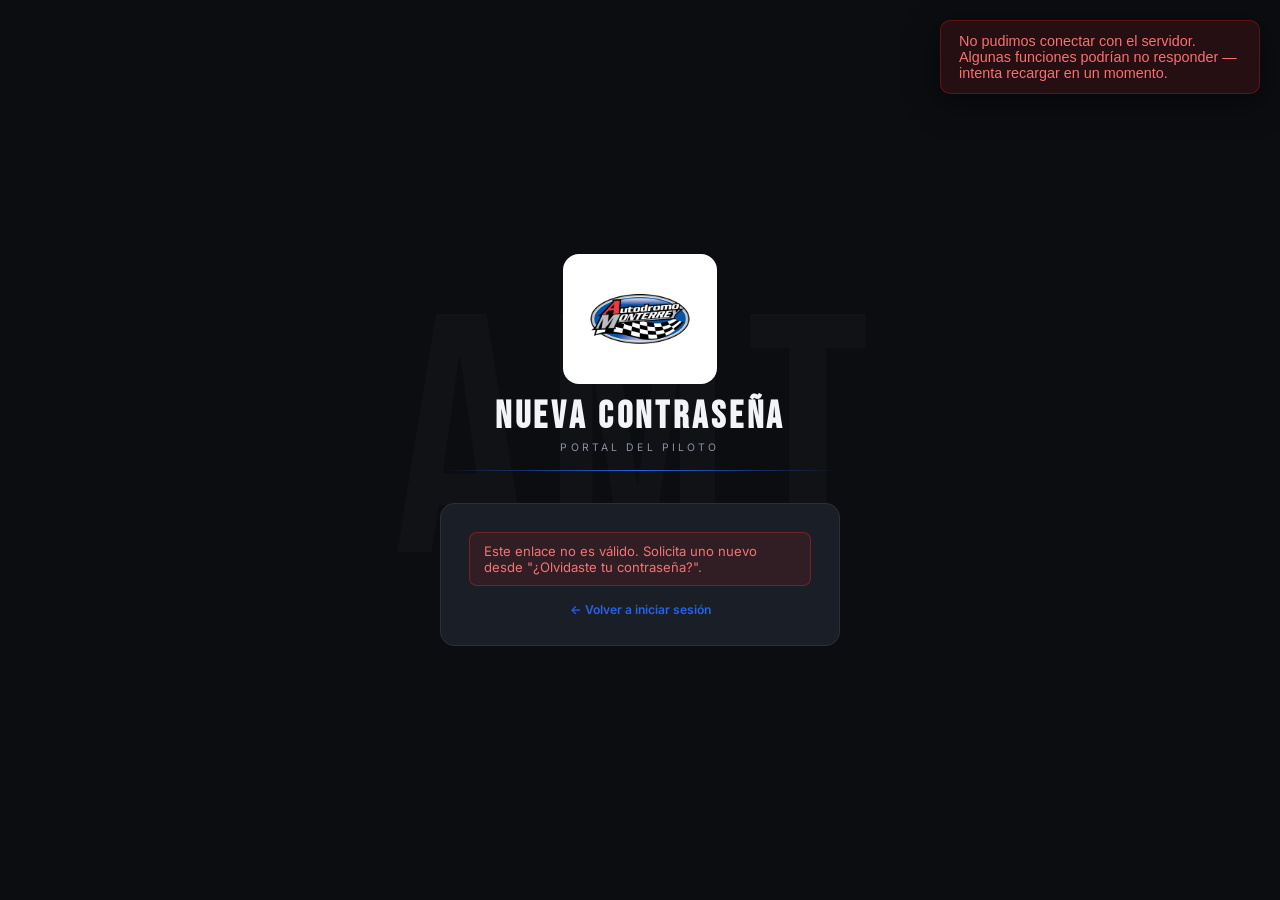
<file: Login/restablecer.html>
<!DOCTYPE html>
<html lang="es">
<head>
  <meta charset="UTF-8" />
  <meta name="viewport" content="width=device-width, initial-scale=1.0" />
  <title>Restablecer contraseña — Autódromo Monterrey</title>
  <link href="https://fonts.googleapis.com/css2?family=Bebas+Neue&family=Inter:wght@300;400;500;600;700&display=swap" rel="stylesheet" />
  <style>
    *, *::before, *::after { margin: 0; padding: 0; box-sizing: border-box; }
    :root {
      --rojo: #2563eb; --rojo-d: #1e40af;
      --oscuro: #0b0d11; --dark: #161a21; --card: #1a1e26; --borde: #2a2f3a; --muted: #8b93a3; --texto: #f2f4f7;
      --verde: #4ade80;
    }
    html { -webkit-font-smoothing: antialiased; }
    body {
      background: var(--oscuro); color: var(--texto);
      font-family: 'Inter', system-ui, sans-serif;
      min-height: 100vh; display: flex; align-items: center; justify-content: center;
      padding: 24px 20px; overflow: hidden; position: relative;
    }
    body::before {
      content: 'AMT';
      font-family: 'Bebas Neue', sans-serif;
      font-size: clamp(160px, 30vw, 340px);
      color: rgba(255,255,255,0.025);
      position: fixed; top: 50%; left: 50%;
      transform: translate(-50%, -50%);
      pointer-events: none; letter-spacing: 0.05em; line-height: 1;
    }
    .contenedor { position: relative; z-index: 1; width: 100%; max-width: 400px; }
    .encabezado { text-align: center; margin-bottom: 32px; }
    .logo {
      display: inline-flex; align-items: center; justify-content: center;
      margin-bottom: 14px; background: #fff; border-radius: 16px; padding: 10px 22px;
    }
    .logo img { width: 110px; height: auto; display: block; }
    .titulo { font-family: 'Bebas Neue'; font-size: clamp(2rem, 5vw, 2.4rem); letter-spacing: 0.1em; line-height: 1; }
    .subtitulo { font-size: 0.65rem; letter-spacing: 0.3em; color: var(--muted); text-transform: uppercase; margin-top: 5px; }
    .linea { height: 1px; margin-top: 16px; background: linear-gradient(to right, transparent, var(--rojo), transparent); }
    .card { background: var(--card); border: 1px solid var(--borde); border-radius: 14px; padding: 28px; }
    .campo { margin-bottom: 16px; }
    .etiqueta { display: block; font-size: 0.63rem; font-weight: 700; letter-spacing: 0.15em; text-transform: uppercase; color: var(--muted); margin-bottom: 6px; }
    .input-wrap { position: relative; }
    .input {
      width: 100%; padding: 11px 14px;
      background: var(--dark); border: 1px solid var(--borde);
      color: var(--texto); border-radius: 8px;
      font-family: 'Inter', sans-serif; font-size: 0.9rem;
      transition: border-color 0.18s; outline: none;
    }
    .input:focus { border-color: rgba(37,99,235,0.5); }
    .input::placeholder { color: var(--muted); }
    .btn-ver {
      position: absolute; right: 12px; top: 50%; transform: translateY(-50%);
      background: none; border: none; cursor: pointer; color: var(--muted);
      display: flex; align-items: center; padding: 0; transition: color 0.18s;
    }
    .btn-ver:hover { color: var(--texto); }
    .btn-primario {
      width: 100%; padding: 13px; background: var(--rojo); border: none; border-radius: 8px;
      color: #fff; font-family: 'Bebas Neue', sans-serif;
      font-size: 1.05rem; letter-spacing: 0.12em;
      cursor: pointer; margin-top: 8px; transition: background 0.18s, transform 0.1s;
      display: flex; align-items: center; justify-content: center; gap: 8px;
    }
    .btn-primario:hover  { background: var(--rojo-d); }
    .btn-primario:active { transform: scale(0.98); }
    .btn-primario:disabled { opacity: 0.5; cursor: not-allowed; }
    .alerta { padding: 10px 14px; border-radius: 8px; font-size: 0.82rem; margin-bottom: 14px; display: none; }
    .alerta.error { background: rgba(220,38,38,0.12); border: 1px solid rgba(220,38,38,0.4); color: #f87171; }
    .alerta.exito { background: rgba(34,197,94,0.12); border: 1px solid rgba(34,197,94,0.4); color: var(--verde); }
    .spinner {
      width: 15px; height: 15px;
      border: 2px solid rgba(255,255,255,0.35); border-top-color: currentColor;
      border-radius: 50%; animation: spin 0.7s linear infinite;
    }
    @keyframes spin { to { transform: rotate(360deg); } }
    .volver { text-align: center; margin-top: 16px; font-size: 0.76rem; color: var(--muted); }
    .volver a { color: var(--rojo); text-decoration: none; font-weight: 600; }
    .hint { font-size: 0.72rem; color: var(--muted); margin-top: 3px; }
  </style>
</head>
<body>
  <div class="contenedor">
    <div class="encabezado">
      <div class="logo"><img src="../assets/logo.png" alt="Autódromo Monterrey" /></div>
      <h1 class="titulo">Nueva contraseña</h1>
      <p class="subtitulo">Portal del piloto</p>
      <div class="linea"></div>
    </div>

    <div class="card">
      <div id="alerta" class="alerta"></div>

      <div id="pasoForm">
        <div class="campo">
          <label class="etiqueta" for="pass">Nueva contraseña</label>
          <div class="input-wrap">
            <input class="input" type="password" id="pass" placeholder="Mínimo 6 caracteres" autocomplete="new-password" style="padding-right:42px" />
            <button type="button" class="btn-ver" id="btnVer" title="Mostrar/ocultar">
              <svg id="iconoOjo" width="18" height="18" viewBox="0 0 24 24" fill="none" stroke="currentColor" stroke-width="2">
                <path d="M1 12s4-8 11-8 11 8 11 8-4 8-11 8-11-8-11-8z"/>
                <circle cx="12" cy="12" r="3"/>
              </svg>
            </button>
          </div>
        </div>
        <div class="campo">
          <label class="etiqueta" for="pass2">Confirmar contraseña</label>
          <input class="input" type="password" id="pass2" placeholder="Repite tu contraseña" autocomplete="new-password" />
        </div>
        <button class="btn-primario" id="btnGuardar" onclick="guardar()">Guardar contraseña</button>
      </div>

      <div class="volver">
        <a href="./">← Volver a iniciar sesión</a>
      </div>
    </div>
  </div>

  <script src="../admin/config.js"></script>
  <script>
    const params = new URLSearchParams(window.location.search);
    const token = params.get('token');

    function mostrarAlerta(msg, tipo = 'error') {
      const el = document.getElementById('alerta');
      el.textContent = msg;
      el.className = `alerta ${tipo}`;
      el.style.display = 'block';
    }
    function ocultarAlerta() { document.getElementById('alerta').style.display = 'none'; }

    if (!token) {
      document.getElementById('pasoForm').style.display = 'none';
      mostrarAlerta('Este enlace no es válido. Solicita uno nuevo desde "¿Olvidaste tu contraseña?".');
    }

    document.getElementById('btnVer').addEventListener('click', () => {
      const input = document.getElementById('pass');
      const esTexto = input.type === 'text';
      input.type = esTexto ? 'password' : 'text';
      document.getElementById('iconoOjo').style.opacity = esTexto ? '1' : '0.4';
    });

    document.addEventListener('keydown', e => { if (e.key === 'Enter') guardar(); });

    async function guardar() {
      const btn = document.getElementById('btnGuardar');
      if (btn.disabled || !token) return;

      ocultarAlerta();
      const pass  = document.getElementById('pass').value;
      const pass2 = document.getElementById('pass2').value;
      if (!pass || !pass2) return mostrarAlerta('Completa ambos campos');
      if (pass.length < 6) return mostrarAlerta('La contraseña debe tener al menos 6 caracteres');
      if (pass !== pass2) return mostrarAlerta('Las contraseñas no coinciden');

      btn.disabled = true;
      btn.innerHTML = '<div class="spinner"></div> Guardando...';

      try {
        const res = await fetch(`${API_URL}/piloto/reset-password`, {
          method: 'POST',
          headers: { 'Content-Type': 'application/json' },
          body: JSON.stringify({ token, password: pass }),
        });
        let data;
        try { data = await res.json(); }
        catch { throw new Error(res.ok ? 'Respuesta inválida del servidor' : `El servidor no respondió correctamente (${res.status}). Intenta de nuevo en unos minutos.`); }
        if (!res.ok) throw new Error(data.error || 'Error al restablecer la contraseña');

        document.getElementById('pasoForm').style.display = 'none';
        mostrarAlerta('¡Contraseña actualizada! Redirigiendo a iniciar sesión...', 'exito');
        setTimeout(() => { window.location.href = './'; }, 1500);
      } catch (err) {
        mostrarAlerta(err.message);
        btn.disabled = false;
        btn.textContent = 'Guardar contraseña';
      }
    }
  </script>
</body>
</html>
</file>
<file: dashboard/dashboard.css>
/* dashboard.css — Autódromo Monterrey */
*, *::before, *::after { margin: 0; padding: 0; box-sizing: border-box; }

:root {
  --rojo:   #2563eb;
  --rojo-d: #1e40af;
  --oscuro: #0b0d11;
  --dark:   #161a21;
  --card:   #1a1e26;
  --borde:  #2a2f3a;
  --muted:  #8b93a3;
  --texto:  #f2f4f7;
  --verde:  #22c55e;
  --azul:   #2563eb;
  --amarillo: #eab308;
}

html, body { height: 100%; }

body {
  background: var(--oscuro);
  color: var(--texto);
  font-family: 'Barlow', sans-serif;
  display: flex;
  background-image: url("data:image/svg+xml,%3Csvg width='6' height='6' viewBox='0 0 6 6' xmlns='http://www.w3.org/2000/svg'%3E%3Cg fill='%23ffffff' fill-opacity='0.025'%3E%3Cpath d='M5 0h1L0 6V5zM6 5v1H5z'/%3E%3C/g%3E%3C/svg%3E");
}

/* ── SIDEBAR ─────────────────────────────────────────────────────── */
.sidebar {
  width: 220px;
  flex-shrink: 0;
  background: var(--card);
  border-right: 1px solid var(--borde);
  display: flex;
  flex-direction: column;
  height: 100vh;
  position: sticky;
  top: 0;
}

.sidebar-logo {
  padding: 16px;
  border-bottom: 1px solid var(--borde);
  display: flex;
  align-items: center;
  justify-content: center;
}
/* El PNG trae fondo blanco propio — en vez de recortarlo (se nota el
   sobrante en un fondo oscuro), se le da una placa blanca a propósito */
.sidebar-logo-badge {
  background: #fff;
  border-radius: 14px;
  padding: 8px 16px;
  display: flex;
  align-items: center;
}
.sidebar-logo-img {
  height: 76px;
  width: auto;
  display: block;
}

.nav { flex: 1; padding: 12px 8px; display: flex; flex-direction: column; gap: 2px; overflow-y: auto; }
.nav-link {
  display: flex; align-items: center; gap: 10px;
  padding: 10px 12px; border-radius: 8px;
  color: var(--muted);
  font-size: 0.75rem; font-weight: 600; letter-spacing: 0.08em; text-transform: uppercase;
  text-decoration: none;
  transition: all 0.18s;
}
.nav-link:hover { color: var(--texto); background: rgba(255,255,255,0.06); }
.nav-link.activo {
  color: var(--rojo);
  background: rgba(37,99,235,0.1);
  border: 1px solid rgba(37,99,235,0.2);
}

.sidebar-footer {
  padding: 12px;
  border-top: 1px solid var(--borde);
  display: flex; align-items: center; gap: 8px;
}
.usuario-info { display: flex; align-items: center; gap: 8px; flex: 1; min-width: 0; }
.usuario-avatar {
  width: 32px; height: 32px; border-radius: 50%;
  background: rgba(37,99,235,0.2);
  border: 1px solid rgba(37,99,235,0.3);
  color: var(--rojo);
  display: flex; align-items: center; justify-content: center;
  font-family: 'Bebas Neue'; font-size: 1.1rem;
  flex-shrink: 0;
}
.usuario-nombre { font-size: 0.8rem; font-weight: 600; color: var(--texto); white-space: nowrap; overflow: hidden; text-overflow: ellipsis; }
.usuario-rol    { font-size: 0.65rem; color: var(--muted); letter-spacing: 0.06em; text-transform: uppercase; }

.btn-logout {
  background: none; border: none; cursor: pointer;
  color: var(--muted); padding: 6px; border-radius: 6px;
  display: flex; align-items: center;
  transition: color 0.2s, background 0.2s;
  flex-shrink: 0;
}
.btn-logout:hover { color: var(--rojo); background: rgba(37,99,235,0.1); }

/* ── MAIN ────────────────────────────────────────────────────────── */
.main {
  flex: 1;
  overflow-y: auto;
  padding: 28px;
  max-width: calc(100vw - 220px);
}

/* Page header */
.page-header { margin-bottom: 28px; }
.bienvenida  { font-size: 0.7rem; letter-spacing: 0.2em; color: var(--muted); text-transform: uppercase; margin-bottom: 2px; }
.page-titulo { font-family: 'Bebas Neue'; font-size: 2.8rem; letter-spacing: 0.08em; line-height: 1; }
.page-sub    { font-size: 0.8rem; color: var(--muted); margin-top: 6px; display: flex; align-items: center; gap: 5px; }

/* Stats */
.stats-grid {
  display: grid;
  grid-template-columns: repeat(4, 1fr);
  gap: 14px;
  margin-bottom: 28px;
}
.stat-card {
  background: var(--card);
  border: 1px solid var(--borde);
  border-radius: 12px;
  padding: 18px;
  position: relative;
  overflow: hidden;
  transition: border-color 0.2s;
}
.stat-card::before {
  content: '';
  position: absolute; left: 0; top: 0; bottom: 0;
  width: 3px;
  background: var(--rojo);
}
.stat-card.clickable { cursor: pointer; }
.stat-card.clickable:hover { border-color: rgba(37,99,235,0.4); }

.stat-icon {
  display: inline-flex; align-items: center; justify-content: center;
  width: 38px; height: 38px; border-radius: 10px;
  margin-bottom: 12px;
}
.stat-icon.azul    { background: rgba(29,78,216,0.13); color: #60a5fa; }
.stat-icon.amarillo{ background: rgba(146,64,14,0.13); color: #fbbf24; }
.stat-icon.verde   { background: rgba(21,128,61,0.13);  color: #4ade80; }
.stat-icon.rojo    { background: rgba(185,28,28,0.13);  color: #f87171; }

.stat-numero { font-family: 'Bebas Neue'; font-size: 2.6rem; color: var(--texto); line-height: 1; }
.stat-label  { font-size: 0.68rem; color: var(--muted); letter-spacing: 0.1em; text-transform: uppercase; margin-top: 4px; }

/* Tabla */
.card {
  background: var(--card);
  border: 1px solid var(--borde);
  border-radius: 12px;
  overflow: hidden;
}

.tabla-card { padding: 0; }
.tabla-wrap { overflow-x: auto; }

.tabla { width: 100%; border-collapse: collapse; font-size: 0.88rem; }
.tabla thead tr { border-bottom: 1px solid var(--borde); }
.tabla th {
  padding: 12px 16px;
  text-align: left;
  font-size: 0.65rem; font-weight: 700; letter-spacing: 0.12em;
  text-transform: uppercase; color: var(--muted);
}
.tabla td {
  padding: 12px 16px;
  border-bottom: 1px solid var(--borde);
  vertical-align: middle;
}
.tabla tr:last-child td { border-bottom: none; }
.tabla tbody tr:hover { background: rgba(255,255,255,0.03); }

.td-vacio { text-align: center; padding: 40px; color: var(--muted); font-size: 0.85rem; }

.num-piloto {
  font-family: 'Bebas Neue'; font-size: 1.3rem;
  color: var(--rojo); letter-spacing: 0.05em;
}

/* Formularios en modal */
.modal-overlay {
  position: fixed; inset: 0; z-index: 100;
  background: rgba(0,0,0,0.85);
  backdrop-filter: blur(4px);
  display: flex; align-items: center; justify-content: center;
  padding: 16px;
  animation: fadeIn 0.15s ease-out;
}
@keyframes fadeIn { from { opacity: 0; } to { opacity: 1; } }

.modal {
  background: var(--card);
  border: 1px solid var(--borde);
  border-radius: 16px;
  width: 100%; max-width: 520px;
  max-height: 90vh;
  display: flex; flex-direction: column;
  animation: slideUp 0.2s ease-out;
}
.modal-lg { max-width: 680px; }
@keyframes slideUp { from { transform: translateY(20px); opacity: 0; } to { transform: translateY(0); opacity: 1; } }

.modal-header {
  padding: 20px 24px;
  border-bottom: 1px solid var(--borde);
  display: flex; align-items: center; justify-content: space-between;
  flex-shrink: 0;
}
.modal-titulo { font-family: 'Bebas Neue'; font-size: 1.6rem; letter-spacing: 0.08em; }
.modal-cerrar {
  background: none; border: none; cursor: pointer; color: var(--muted);
  padding: 4px; border-radius: 6px; display: flex; align-items: center;
  transition: color 0.2s, background 0.2s;
}
.modal-cerrar:hover { color: var(--texto); background: rgba(255,255,255,0.08); }

.modal-body { padding: 24px; overflow-y: auto; }

/* Formulario */
.campo { margin-bottom: 14px; }
.etiqueta {
  display: block; font-size: 0.65rem; font-weight: 700; letter-spacing: 0.12em;
  text-transform: uppercase; color: var(--muted); margin-bottom: 6px;
}
.input, .select, .textarea {
  width: 100%; padding: 10px 14px;
  background: var(--dark); border: 1px solid var(--borde);
  color: var(--texto); border-radius: 8px;
  font-family: 'Barlow', sans-serif; font-size: 0.92rem;
  outline: none; transition: border-color 0.18s;
}
.input:focus, .select:focus, .textarea:focus { border-color: var(--rojo); }
.input::placeholder, .textarea::placeholder { color: var(--muted); }
.select option { background: var(--card); }
.textarea { resize: vertical; min-height: 70px; }

.grid-2 { display: grid; grid-template-columns: 1fr 1fr; gap: 12px; }
.col-2  { grid-column: span 2; }

.modal-footer {
  padding: 16px 24px;
  border-top: 1px solid var(--borde);
  display: flex; gap: 10px;
  flex-shrink: 0;
}

/* Botones */
.btn-primario, .btn-secundario, .btn-exito, .btn-peligro {
  padding: 10px 20px; border-radius: 8px; border: none; cursor: pointer;
  font-family: 'Barlow', sans-serif; font-size: 0.75rem;
  font-weight: 700; letter-spacing: 0.1em; text-transform: uppercase;
  display: inline-flex; align-items: center; gap: 6px;
  transition: all 0.18s;
}
.btn-primario  { background: var(--rojo); color: #fff; }
.btn-primario:hover { background: var(--rojo-d); }
.btn-secundario { background: var(--dark); color: var(--texto); border: 1px solid var(--borde); }
.btn-secundario:hover { background: var(--borde); }
.btn-exito     { background: rgba(21,128,61,0.15); color: #4ade80; border: 1px solid rgba(21,128,61,0.3); }
.btn-exito:hover { background: rgba(21,128,61,0.25); }
.btn-peligro   { background: rgba(185,28,28,0.12); color: #f87171; border: 1px solid rgba(185,28,28,0.3); }
.btn-peligro:hover { background: rgba(185,28,28,0.2); }

.btn-primario:disabled, .btn-exito:disabled { opacity: 0.5; cursor: not-allowed; }
.flex-1 { flex: 1; justify-content: center; }

/* Menú de acciones (kebab) */
.btn-kebab {
  width: 30px; height: 30px; padding: 0; border-radius: 8px; border: 1px solid var(--borde);
  background: var(--dark); color: var(--muted); cursor: pointer;
  display: inline-flex; align-items: center; justify-content: center;
  transition: all 0.18s;
}
.btn-kebab:hover, .btn-kebab.activo { background: var(--borde); color: var(--texto); }
.menu-dropdown {
  position: fixed; z-index: 200; min-width: 190px;
  background: var(--card); border: 1px solid var(--borde); border-radius: 10px;
  box-shadow: 0 12px 32px rgba(0,0,0,0.5);
  padding: 6px; display: none;
}
.menu-dropdown.abierto { display: block; }
.menu-item {
  width: 100%; padding: 9px 12px; border: none; background: none; cursor: pointer;
  display: flex; align-items: center; gap: 9px; border-radius: 7px;
  font-family: 'Barlow', sans-serif; font-size: 0.8rem; font-weight: 500; color: var(--texto);
  text-align: left; transition: background 0.15s;
}
.menu-item:hover { background: var(--borde); }
.menu-item svg { flex-shrink: 0; opacity: 0.75; }
.menu-item.peligro { color: #f87171; }
.menu-item.peligro:hover { background: rgba(185,28,28,0.1); }
.menu-item.dorado { color: #fbbf24; }
.menu-item.dorado:hover { background: rgba(146,64,14,0.1); }
.menu-divider { height: 1px; background: var(--borde); margin: 6px 4px; }

/* Barra de búsqueda y filtros */
.barra-filtros { display: flex; gap: 10px; margin-bottom: 16px; flex-wrap: wrap; }
.barra-filtros .input { max-width: 260px; }
.barra-filtros .select { max-width: 200px; width: auto; }

/* Spinner */
.spinner {
  width: 16px; height: 16px;
  border: 2px solid rgba(255,255,255,0.15);
  border-top-color: currentColor;
  border-radius: 50%;
  animation: spin 0.7s linear infinite;
  display: inline-block;
}
@keyframes spin { to { transform: rotate(360deg); } }

/* Responsive básico */
@media (max-width: 900px) {
  .stats-grid   { grid-template-columns: repeat(2, 1fr); }
  .acciones-grid{ grid-template-columns: repeat(2, 1fr); }
}
@media (max-width: 640px) {
  .sidebar { display: none; }
  .main { max-width: 100%; padding: 16px; }
  .stats-grid { grid-template-columns: repeat(2, 1fr); }
  .grid-2 { grid-template-columns: 1fr; }
  .col-2  { grid-column: span 1; }
}
</file>
